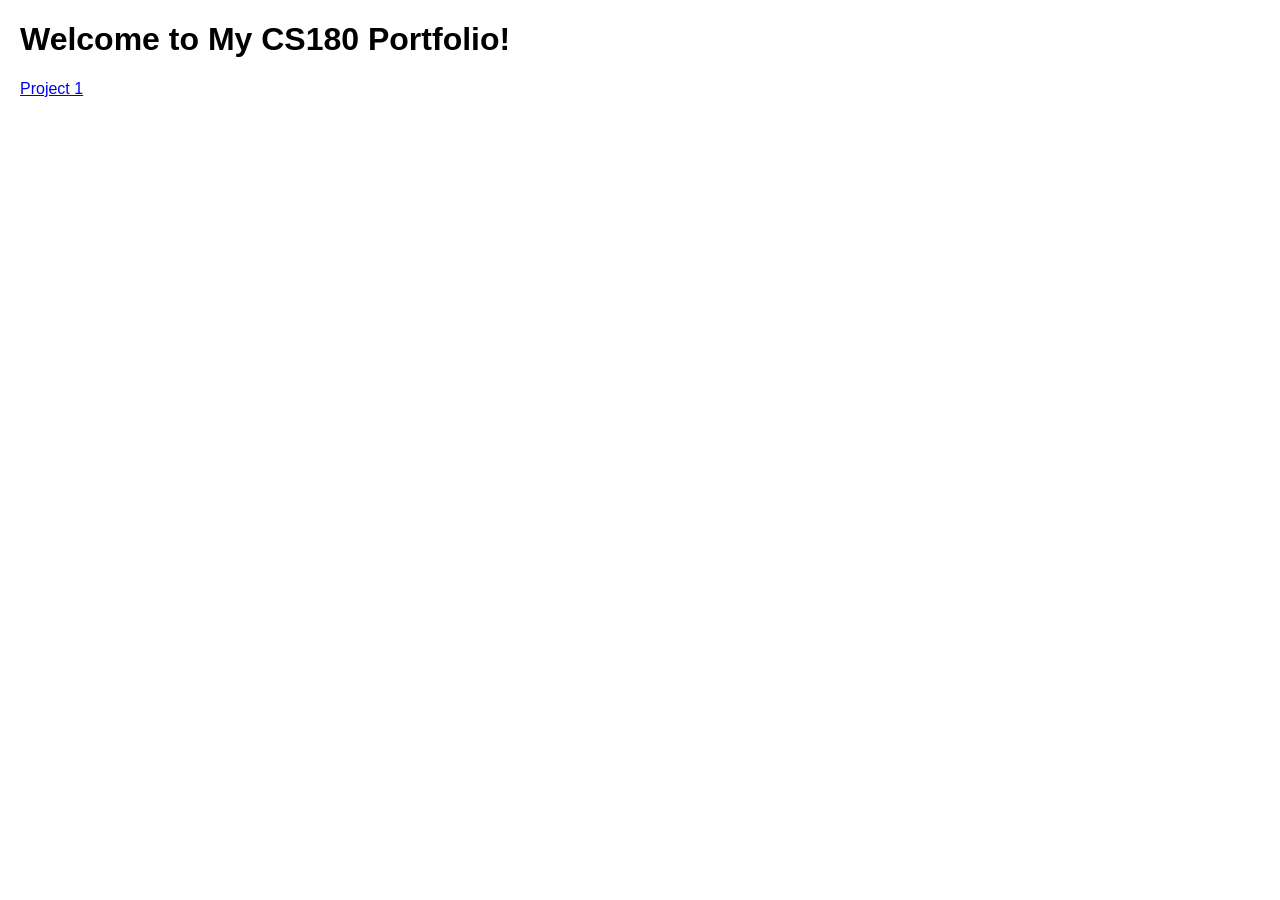
<file: index.html>
<!DOCTYPE html>
<html>
<head>
    <title>My Portfolio</title>
    <style>
        body {
            font-family: Arial, sans-serif;
            margin: 20px;
        }
    </style>
</head>
<body>
    <h1>Welcome to My CS180 Portfolio!</h1>
    <a href="./1/index.html">Project 1</a>
</body>
</html>
</file>
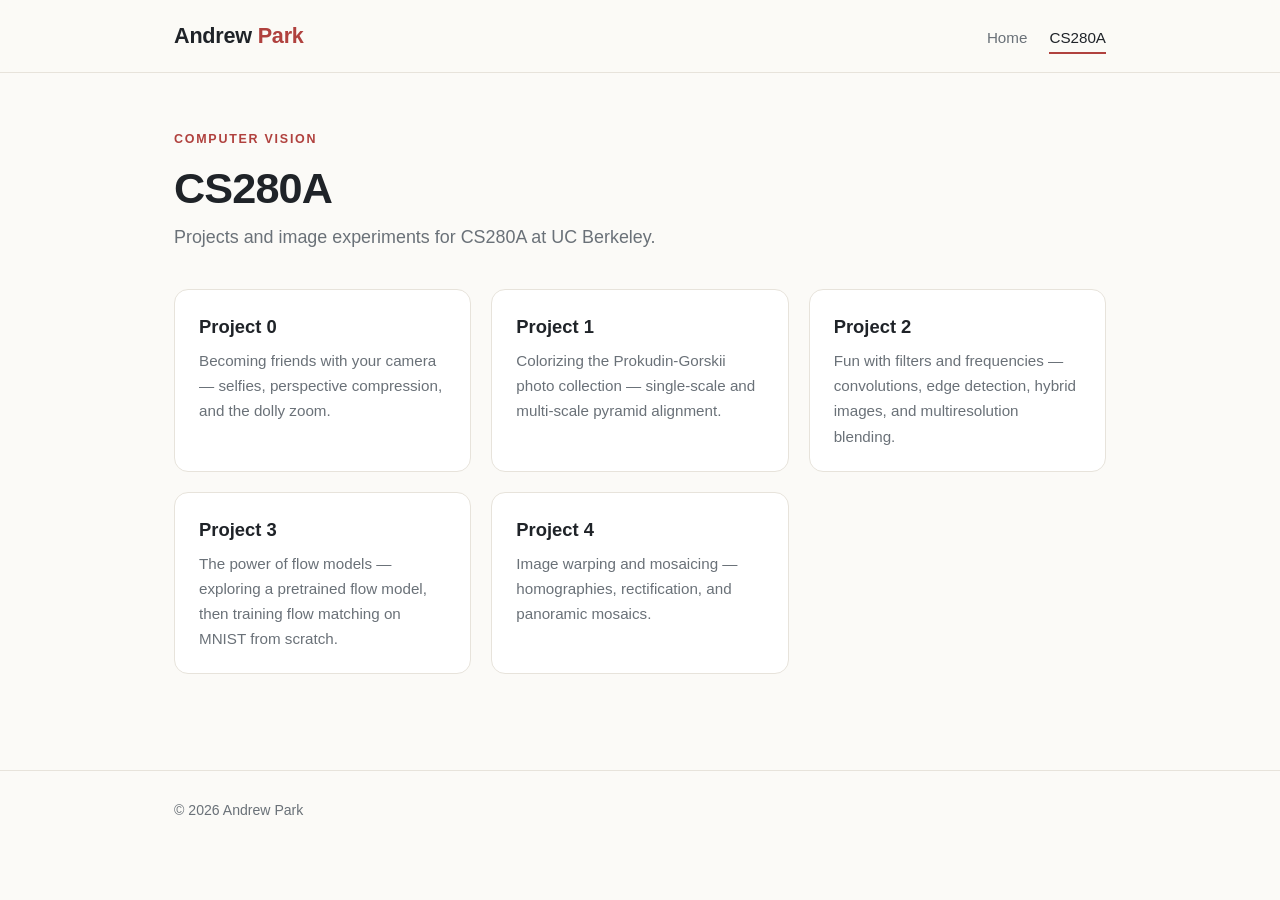
<file: cs280a/index.html>
<!DOCTYPE html>
<html lang="en">
<head>
  <meta charset="UTF-8" />
  <meta name="viewport" content="width=device-width, initial-scale=1" />
  <title>CS280A &mdash; Andrew Park</title>
  <link rel="stylesheet" href="../assets/style.css" />
</head>
<body>
  <header class="site-header">
    <div class="site-header__inner">
      <a class="brand" href="../index.html">Andrew <span>Park</span></a>
      <nav class="nav">
        <a href="../index.html">Home</a>
        <a href="./index.html" class="is-active">CS280A</a>
      </nav>
    </div>
  </header>

  <main>
    <p class="eyebrow">Computer Vision</p>
    <h1 class="page-title">CS280A</h1>
    <p class="lede">
      Projects and image experiments for CS280A at UC Berkeley.
    </p>

    <div class="card-grid">
      <a class="card" href="./project0/index.html">
        <h3>Project 0</h3>
        <p>Becoming friends with your camera &mdash; selfies, perspective
          compression, and the dolly zoom.</p>
      </a>
      <a class="card" href="./project1/index.html">
        <h3>Project 1</h3>
        <p>Colorizing the Prokudin-Gorskii photo collection &mdash; single-scale
          and multi-scale pyramid alignment.</p>
      </a>
      <a class="card" href="./project2/index.html">
        <h3>Project 2</h3>
        <p>Fun with filters and frequencies &mdash; convolutions, edge
          detection, hybrid images, and multiresolution blending.</p>
      </a>
      <a class="card" href="./project3/index.html">
        <h3>Project 3</h3>
        <p>The power of flow models &mdash; exploring a pretrained flow model,
          then training flow matching on MNIST from scratch.</p>
      </a>
      <a class="card" href="./project4/index.html">
        <h3>Project 4</h3>
        <p>Image warping and mosaicing &mdash; homographies, rectification,
          and panoramic mosaics.</p>
      </a>
    </div>
  </main>

  <footer class="site-footer">
    <div class="site-footer__inner">
      &copy; <span id="yr"></span> Andrew Park
    </div>
  </footer>
  <script>document.getElementById("yr").textContent = new Date().getFullYear();</script>
</body>
</html>
</file>
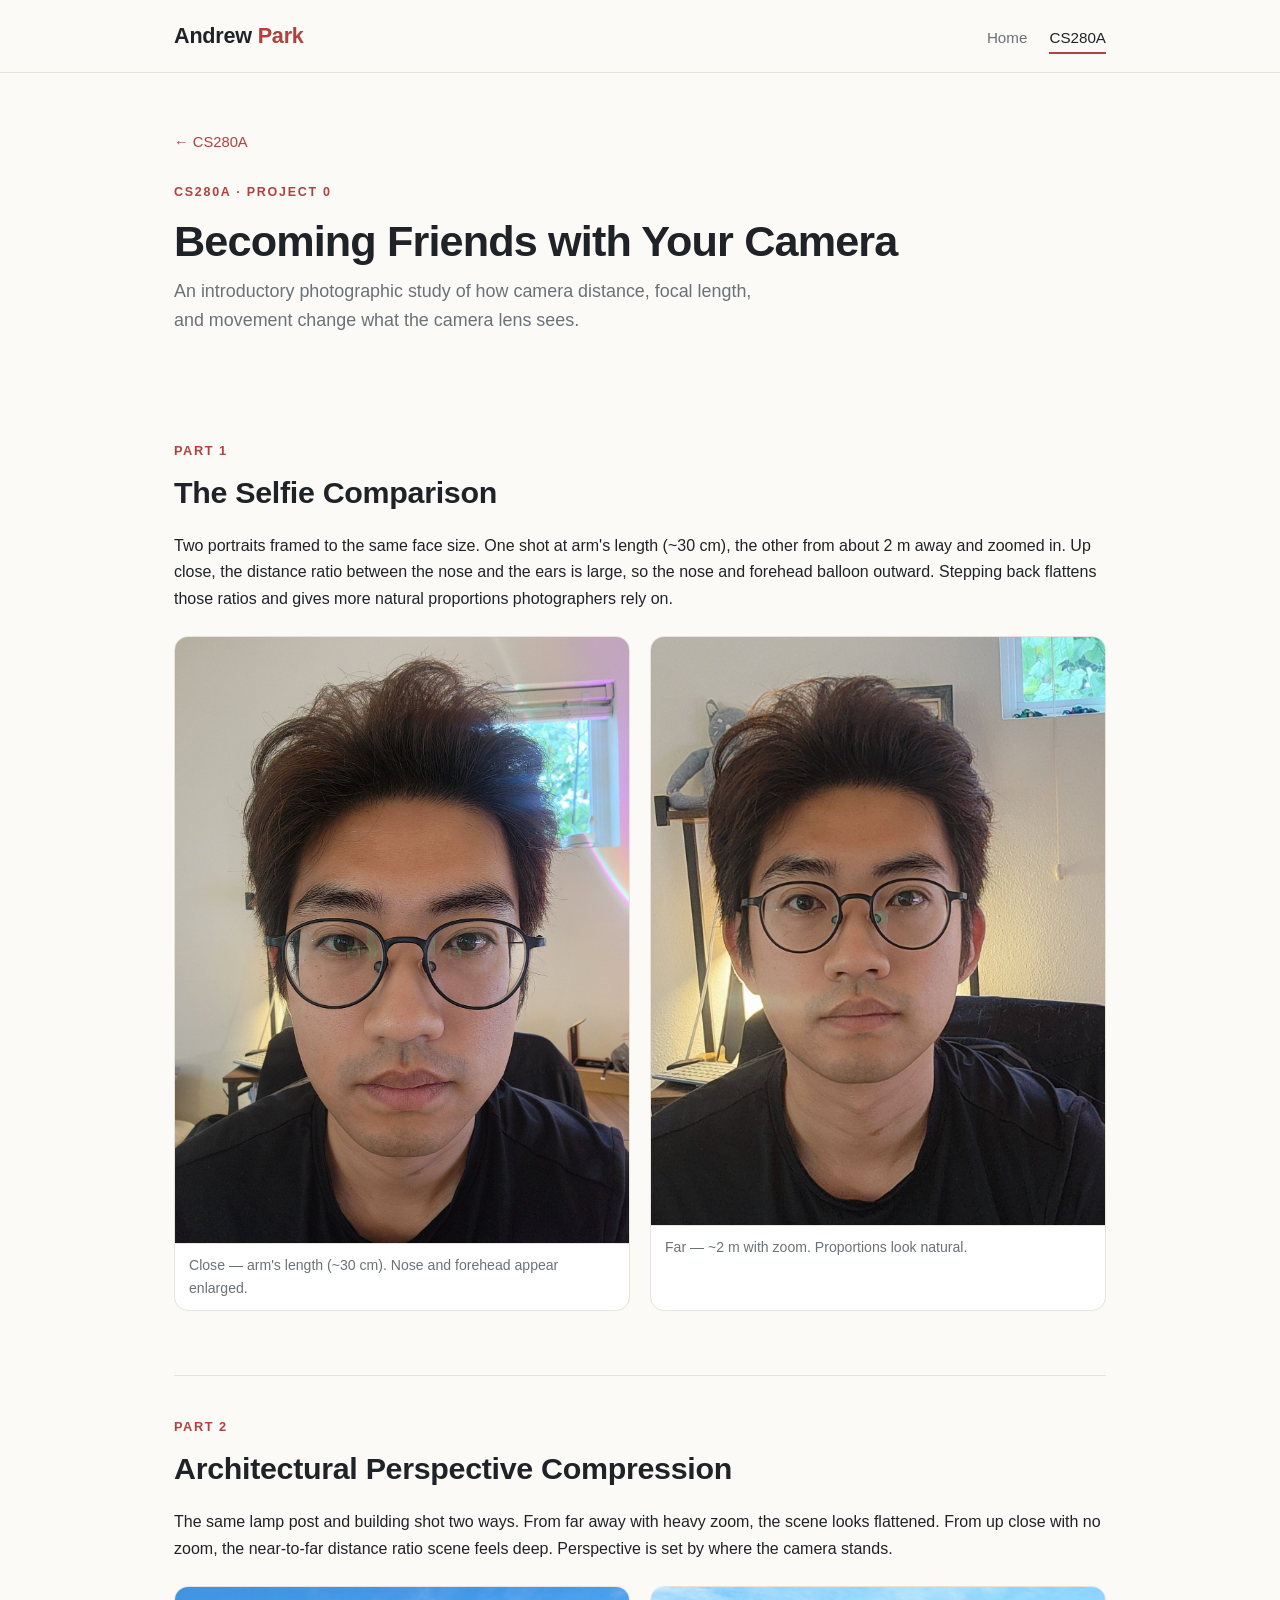
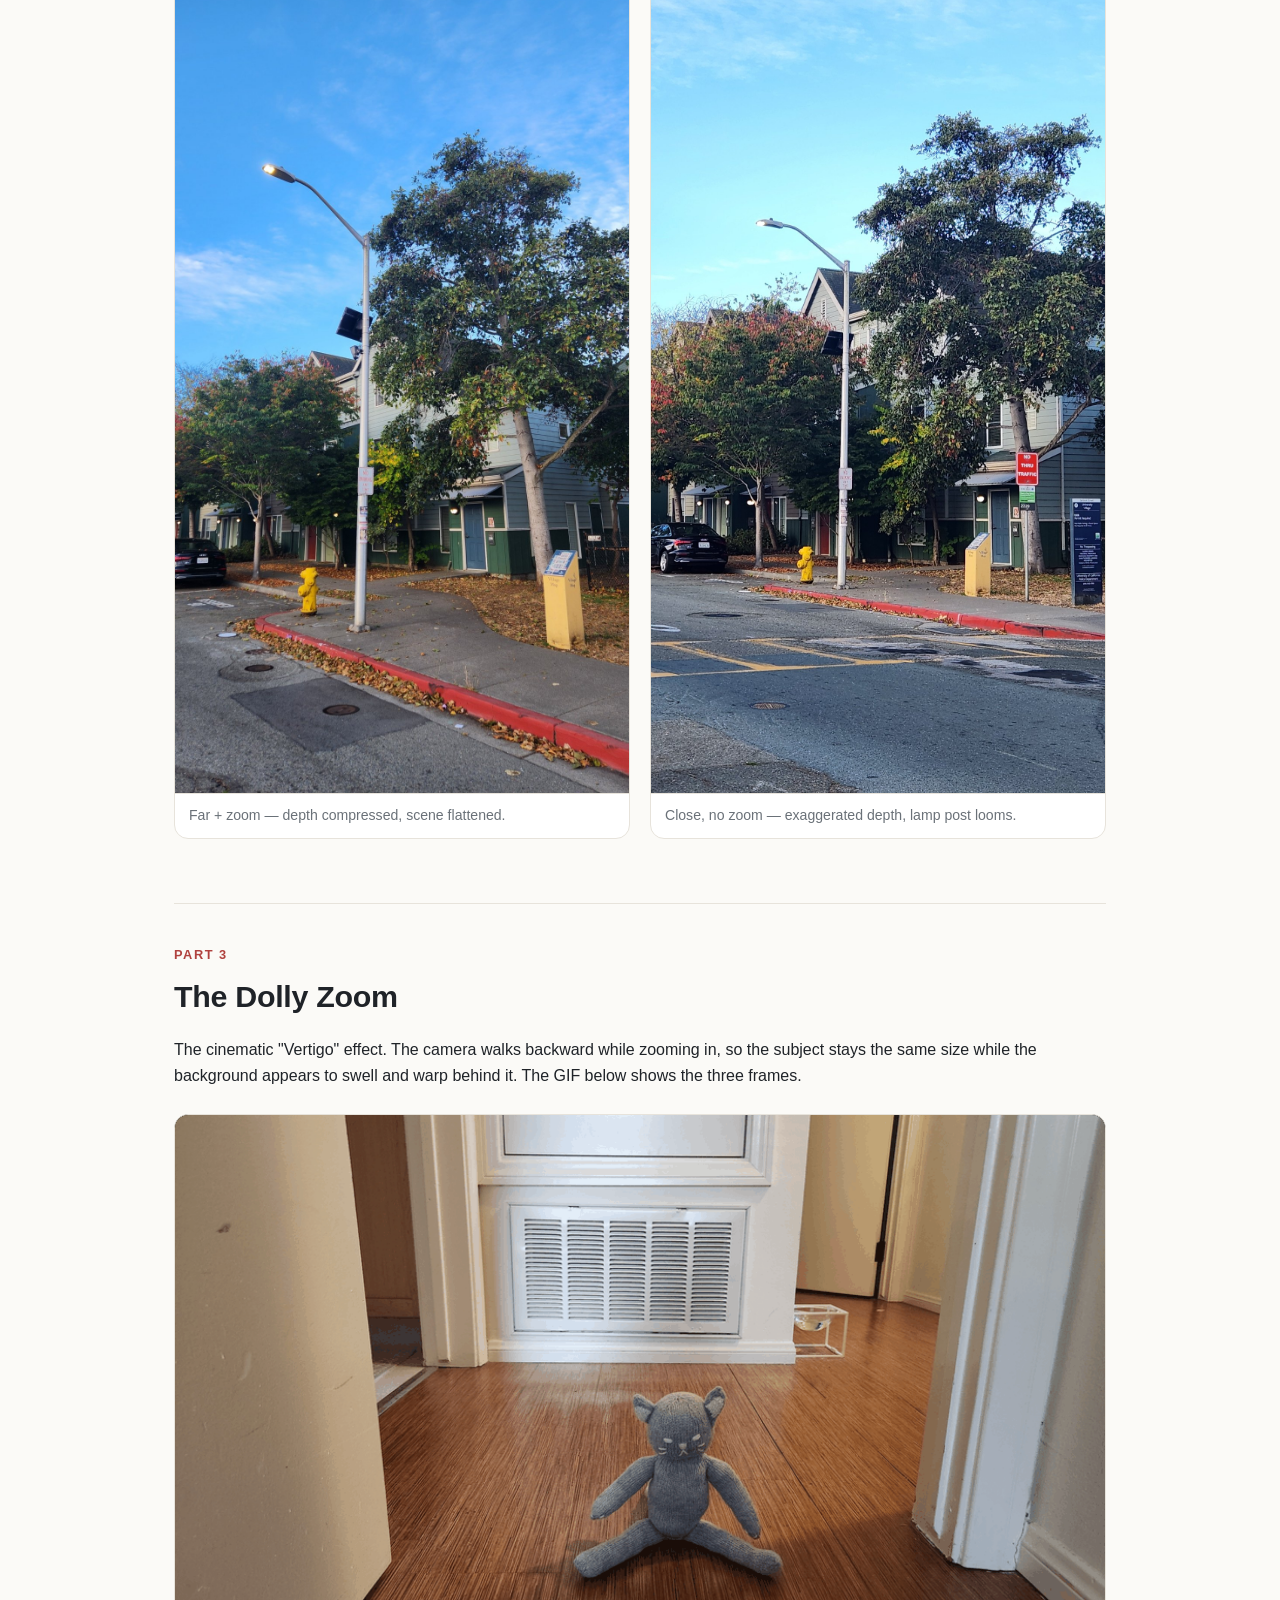
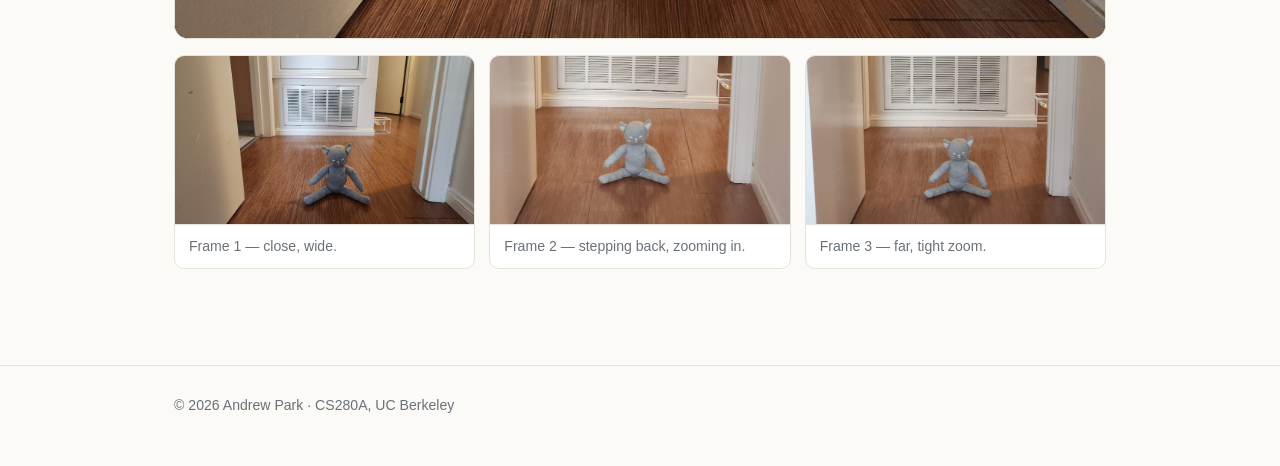
<file: cs280a/project0/index.html>
<!DOCTYPE html>
<html lang="en">
<head>
  <meta charset="UTF-8" />
  <meta name="viewport" content="width=device-width, initial-scale=1" />
  <title>Project 0 &mdash; CS280A &mdash; Andrew Park</title>
  <link rel="stylesheet" href="../../assets/style.css" />
</head>
<body>
  <header class="site-header">
    <div class="site-header__inner">
      <a class="brand" href="../../index.html">Andrew <span>Park</span></a>
      <nav class="nav">
        <a href="../../index.html">Home</a>
        <a href="../index.html" class="is-active">CS280A</a>
      </nav>
    </div>
  </header>

  <main>
    <a class="back-link" href="../index.html">&larr; CS280A</a>

    <p class="eyebrow">CS280A &middot; Project 0</p>
    <h1 class="page-title">Becoming Friends with Your Camera</h1>
    <p class="lede">
      An introductory photographic study of how camera distance, focal length, and
      movement change what the camera lens sees.
    </p>

    <!-- ---------- Part 1 ---------- -->
    <section class="part" id="part1">
      <p class="part__label">Part 1</p>
      <h2 class="part__title">The Selfie Comparison</h2>
      <p>
        Two portraits framed to the same face size. One shot at arm's length
        (~30&nbsp;cm), the other from about 2&nbsp;m away and zoomed in. Up close,
        the distance ratio between the nose and the ears is large, so the nose
        and forehead balloon outward. Stepping back flattens those ratios and
        gives more natural proportions photographers rely on.
      </p>
      <div class="pair">
        <figure>
          <img src="./Part1/selfie-close.jpg" alt="Selfie taken at arm's length, roughly 30 cm away" />
          <figcaption>Close &mdash; arm's length (~30&nbsp;cm). Nose and forehead appear enlarged.</figcaption>
        </figure>
        <figure>
          <img src="./Part1/selfie-far.jpg" alt="Selfie taken from about 2 meters away with zoom" />
          <figcaption>Far &mdash; ~2&nbsp;m with zoom. Proportions look natural.</figcaption>
        </figure>
      </div>
    </section>

    <!-- ---------- Part 2 ---------- -->
    <section class="part" id="part2">
      <p class="part__label">Part 2</p>
      <h2 class="part__title">Architectural Perspective Compression</h2>
      <p>
        The same lamp post and building shot two ways. From far away with heavy
        zoom, the scene looks flattened. From up close with
        no zoom, the near-to-far distance ratio scene feels
        deep. Perspective is set by where the camera stands.
      </p>
      <div class="pair">
        <figure>
          <img src="./Part2/arch-far.jpg" alt="Lamp post and building photographed from far away with zoom" />
          <figcaption>Far + zoom &mdash; depth compressed, scene flattened.</figcaption>
        </figure>
        <figure>
          <img src="./Part2/arch-close.jpg" alt="Lamp post and building photographed from up close without zoom" />
          <figcaption>Close, no zoom &mdash; exaggerated depth, lamp post looms.</figcaption>
        </figure>
      </div>
    </section>

    <!-- ---------- Part 3 ---------- -->
    <section class="part" id="part3">
      <p class="part__label">Part 3</p>
      <h2 class="part__title">The Dolly Zoom</h2>
      <p>
        The cinematic "Vertigo" effect. The camera walks backward while zooming
        in, so the subject stays the same size while the background appears to
        swell and warp behind it. The GIF below shows the three frames.
      </p>
      <div class="gif-wrap">
        <img src="./Part3/dolly-zoom.gif" alt="Animated dolly zoom: the knitted cat stays fixed while the background scales" />
      </div>
      <div class="frames">
        <figure>
          <img src="./Part3/frame1.jpg" alt="Dolly zoom frame 1" />
          <figcaption>Frame 1 &mdash; close, wide.</figcaption>
        </figure>
        <figure>
          <img src="./Part3/frame2.jpg" alt="Dolly zoom frame 2" />
          <figcaption>Frame 2 &mdash; stepping back, zooming in.</figcaption>
        </figure>
        <figure>
          <img src="./Part3/frame3.jpg" alt="Dolly zoom frame 3" />
          <figcaption>Frame 3 &mdash; far, tight zoom.</figcaption>
        </figure>
      </div>
    </section>
  </main>

  <footer class="site-footer">
    <div class="site-footer__inner">
      &copy; <span id="yr"></span> Andrew Park &middot; CS280A, UC Berkeley
    </div>
  </footer>
  <script>document.getElementById("yr").textContent = new Date().getFullYear();</script>
  <script src="../../assets/lightbox.js"></script>
</body>
</html>
</file>
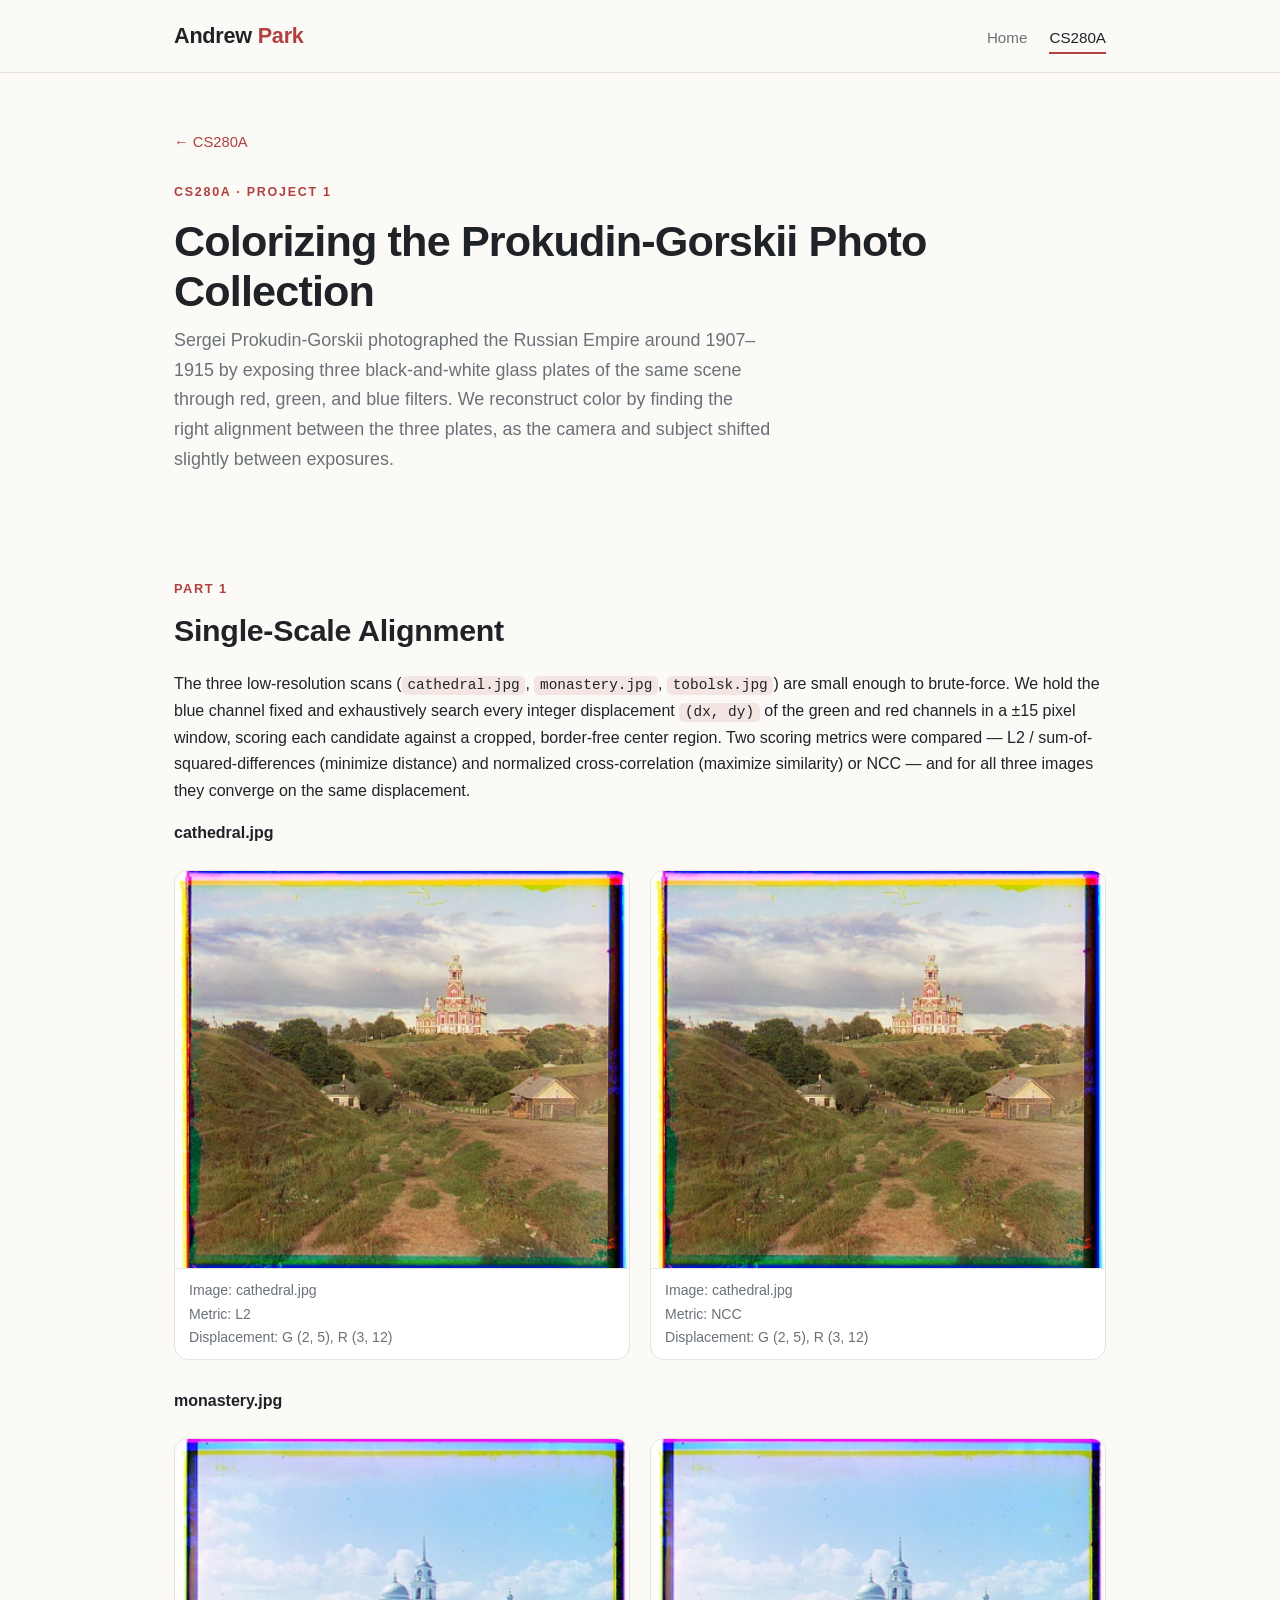
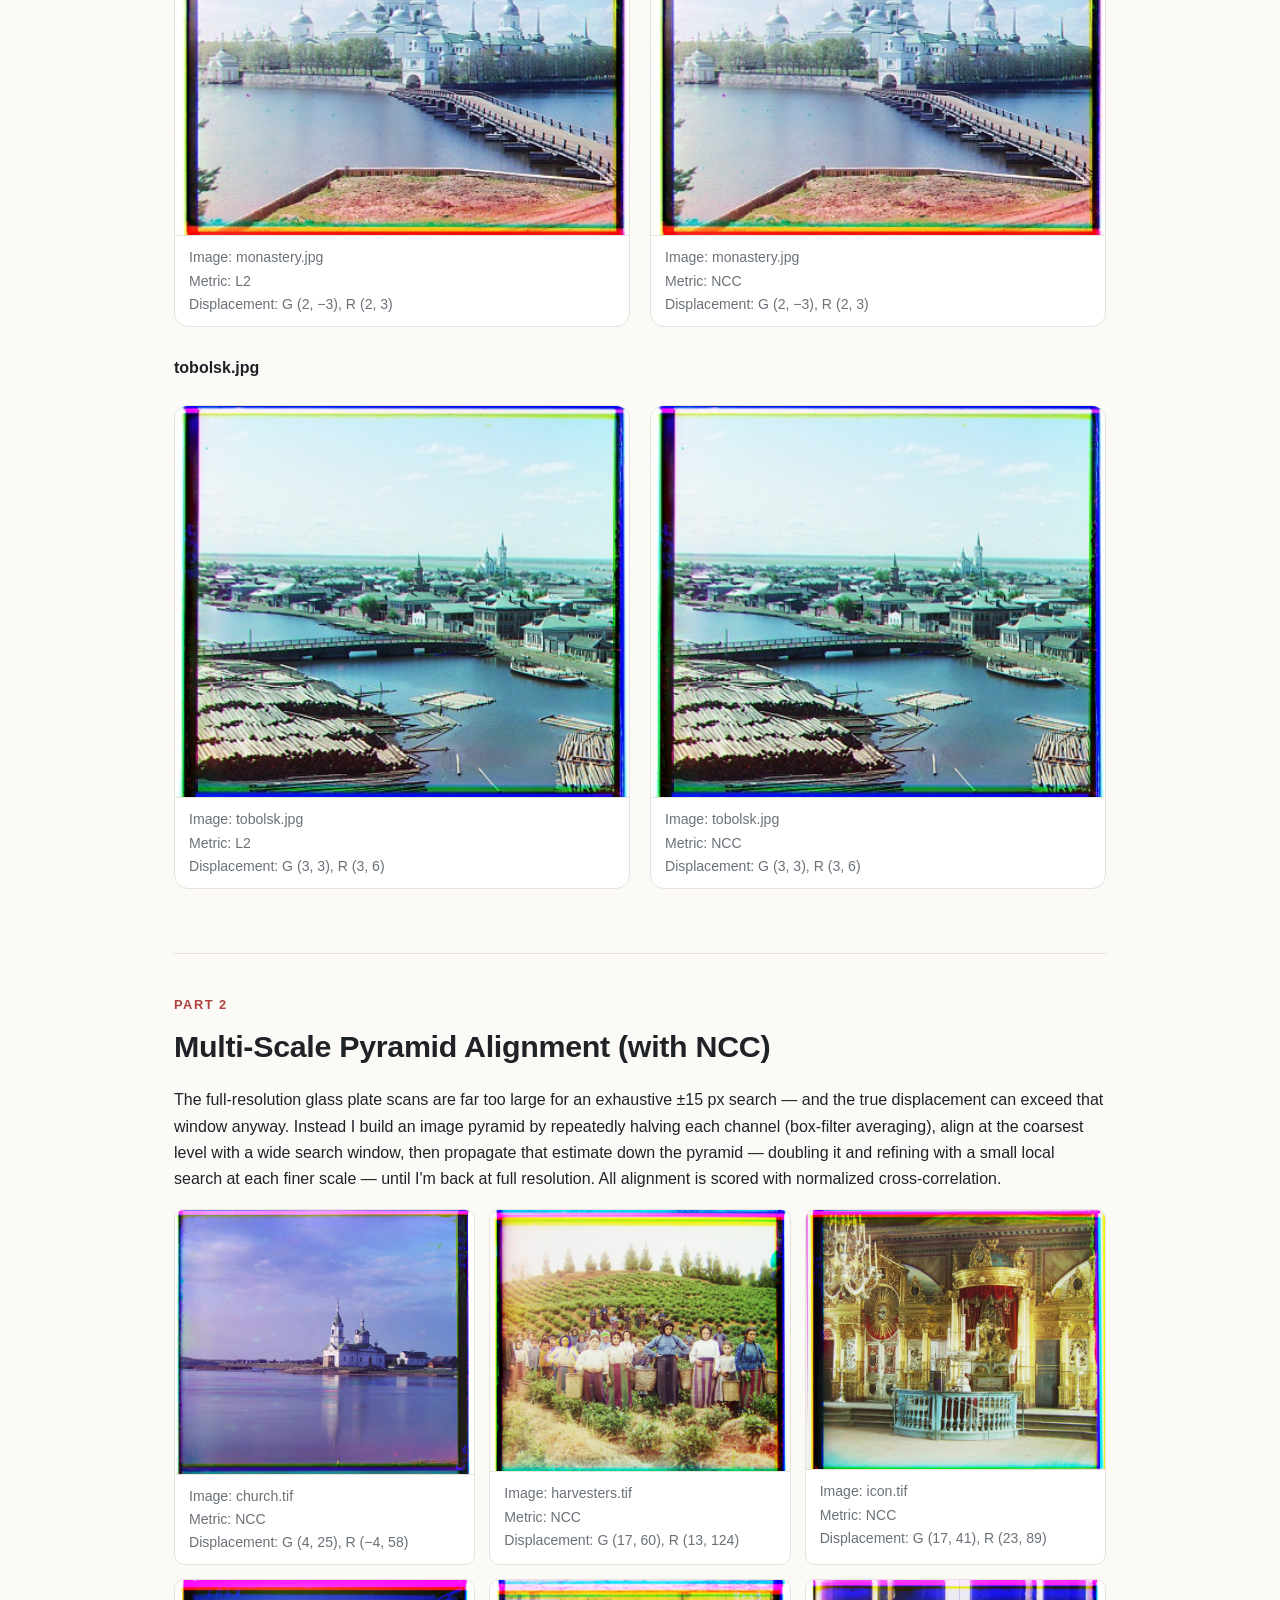
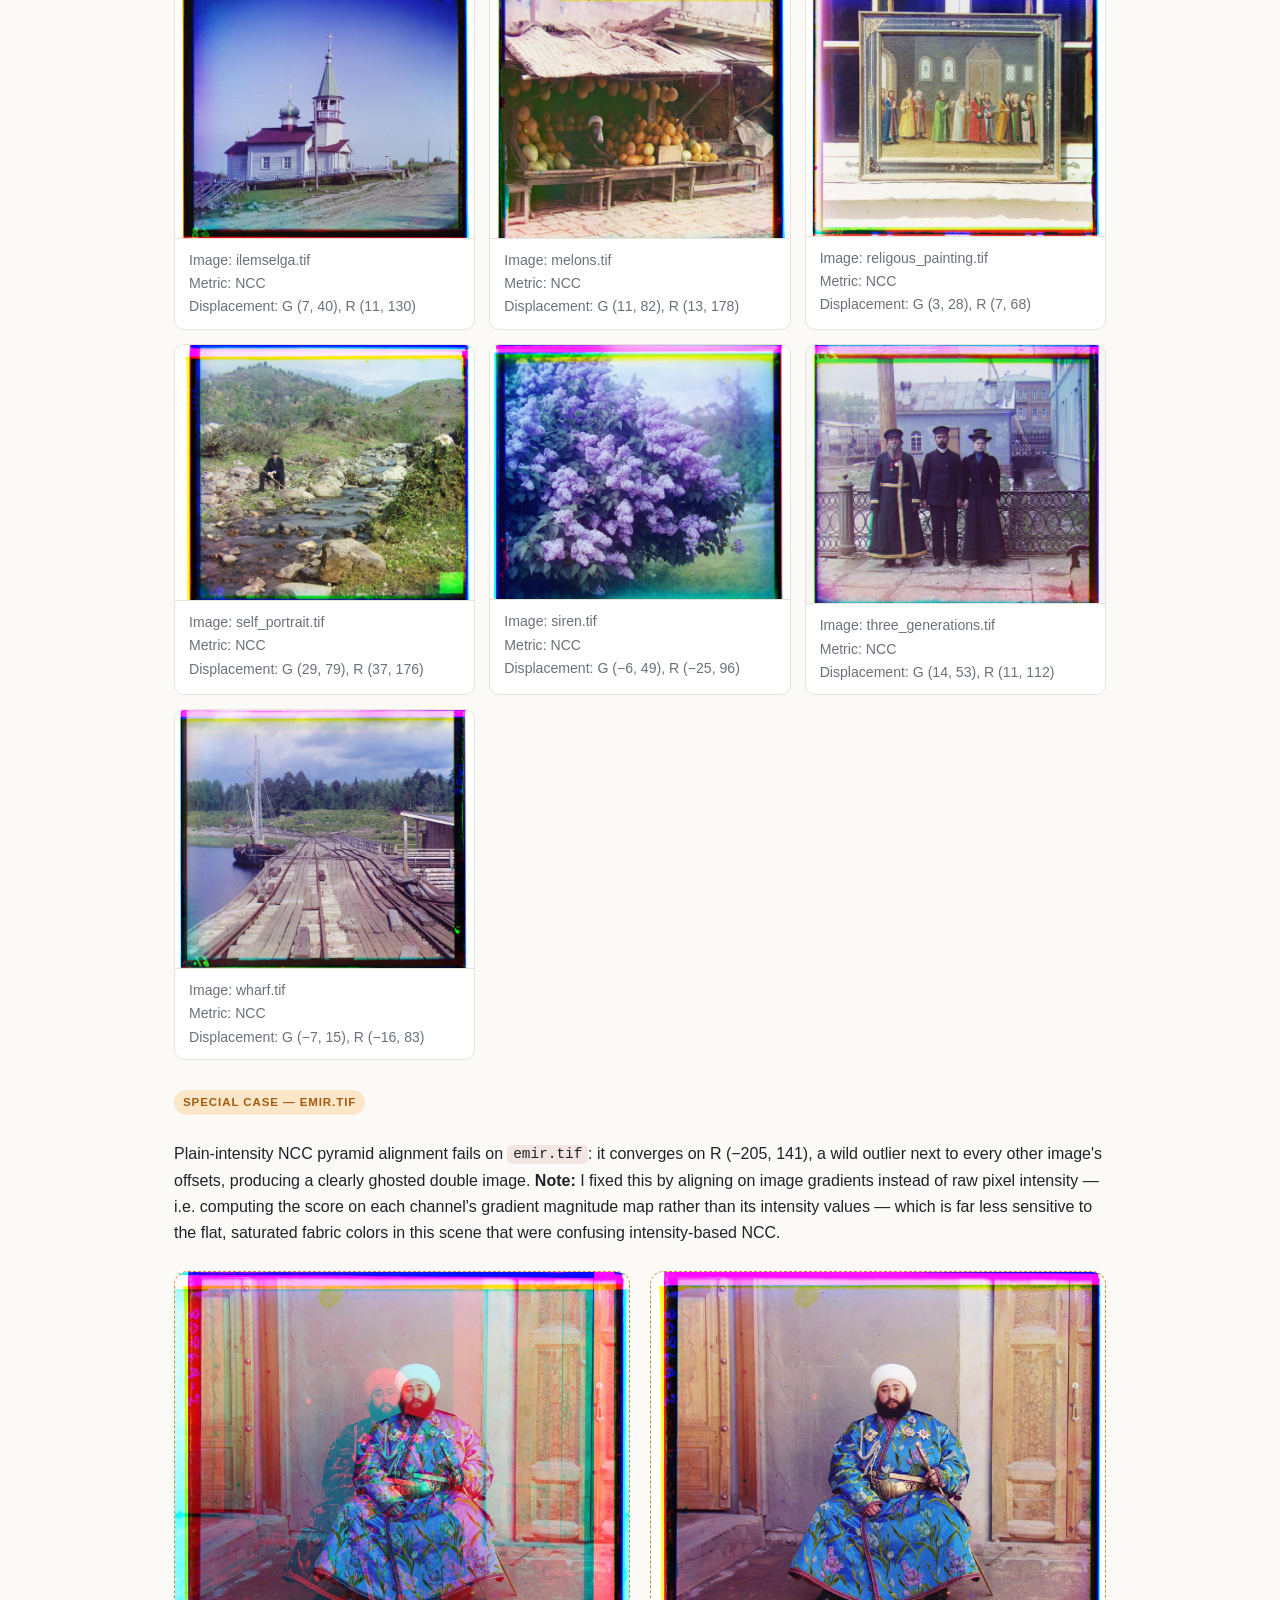
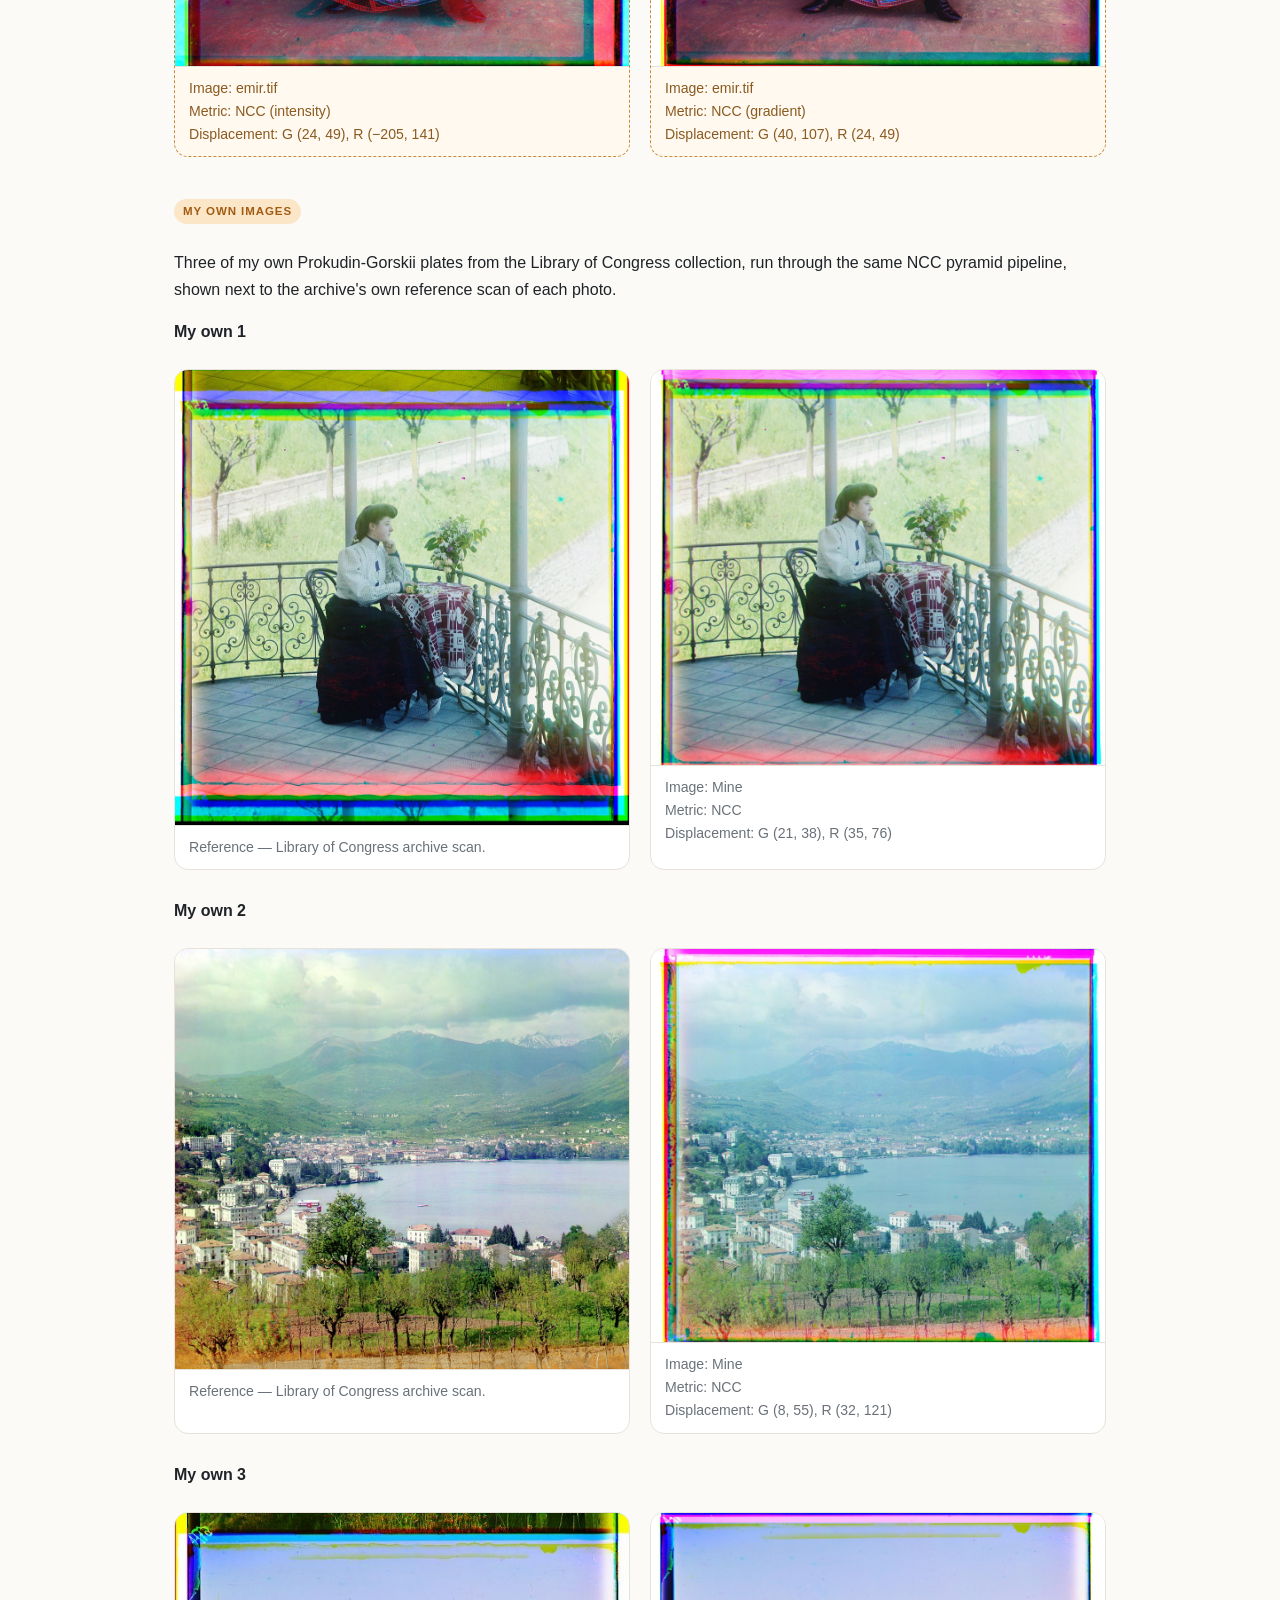
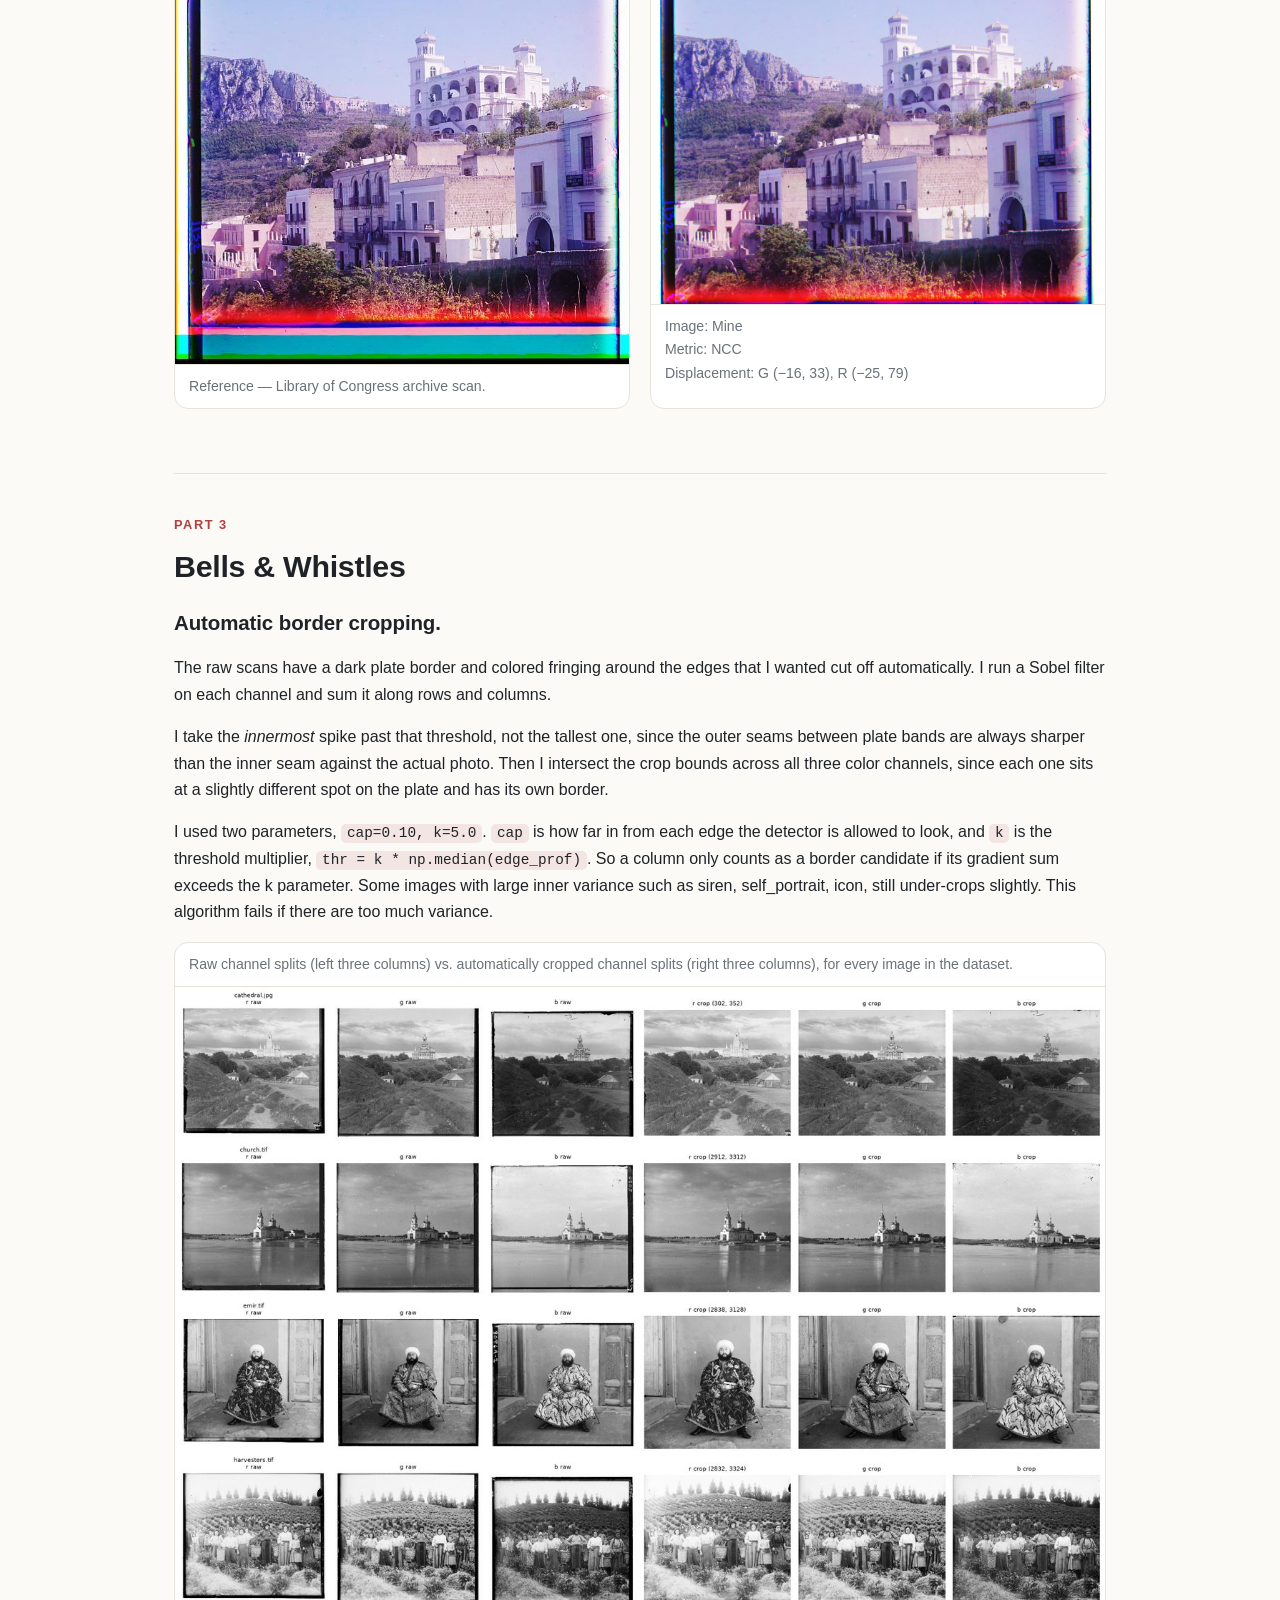
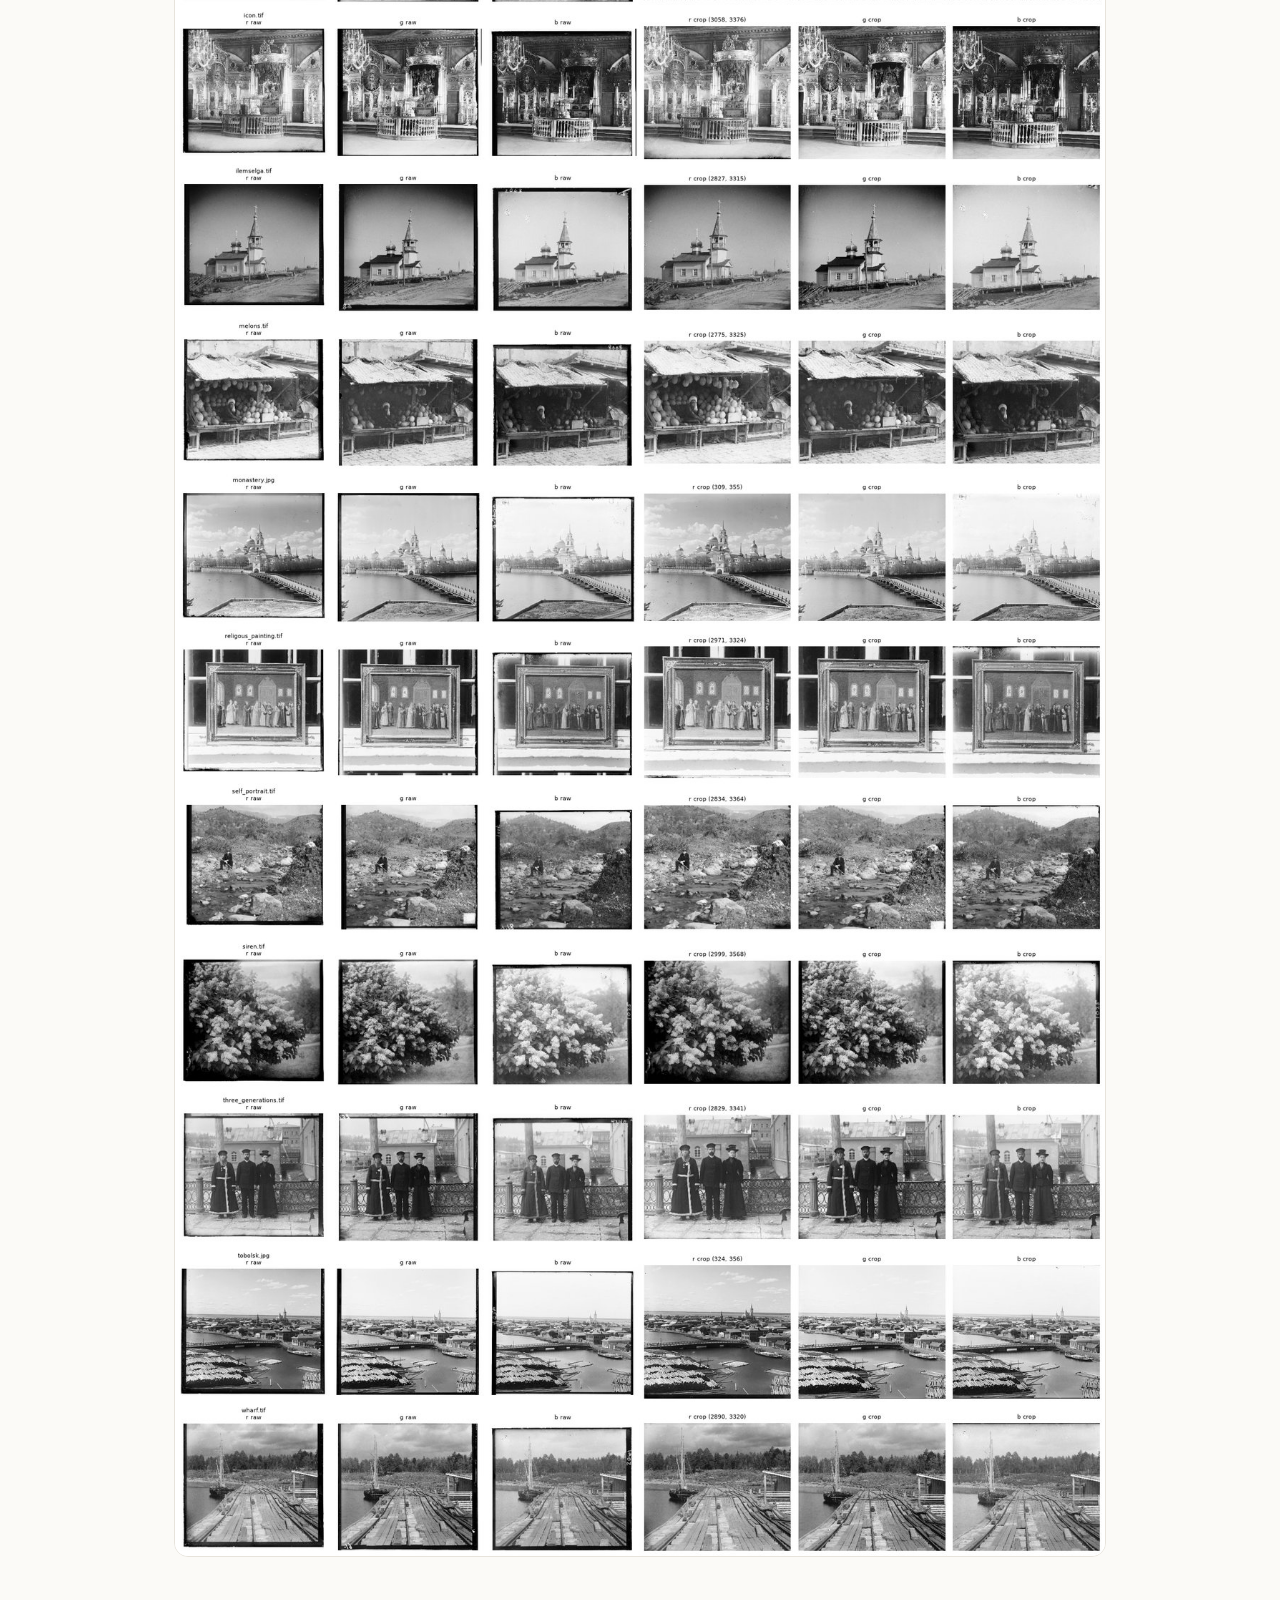
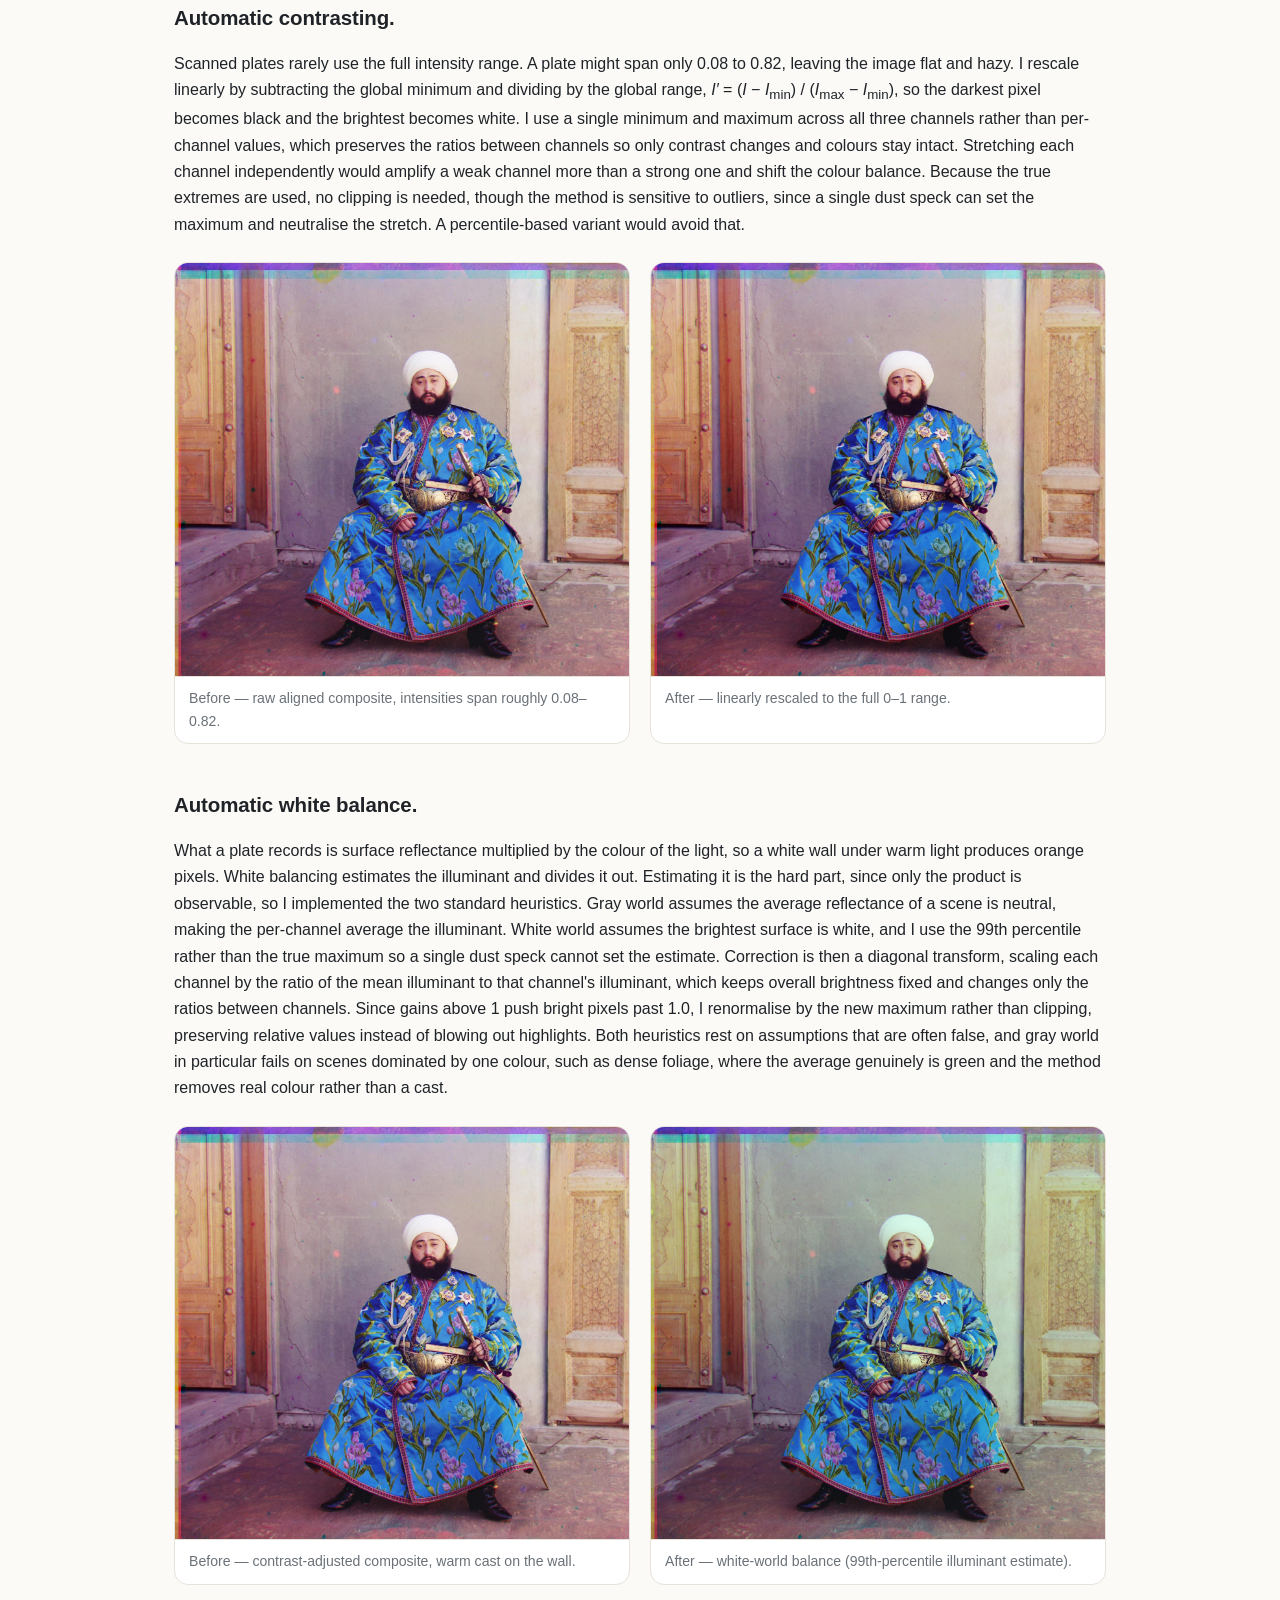
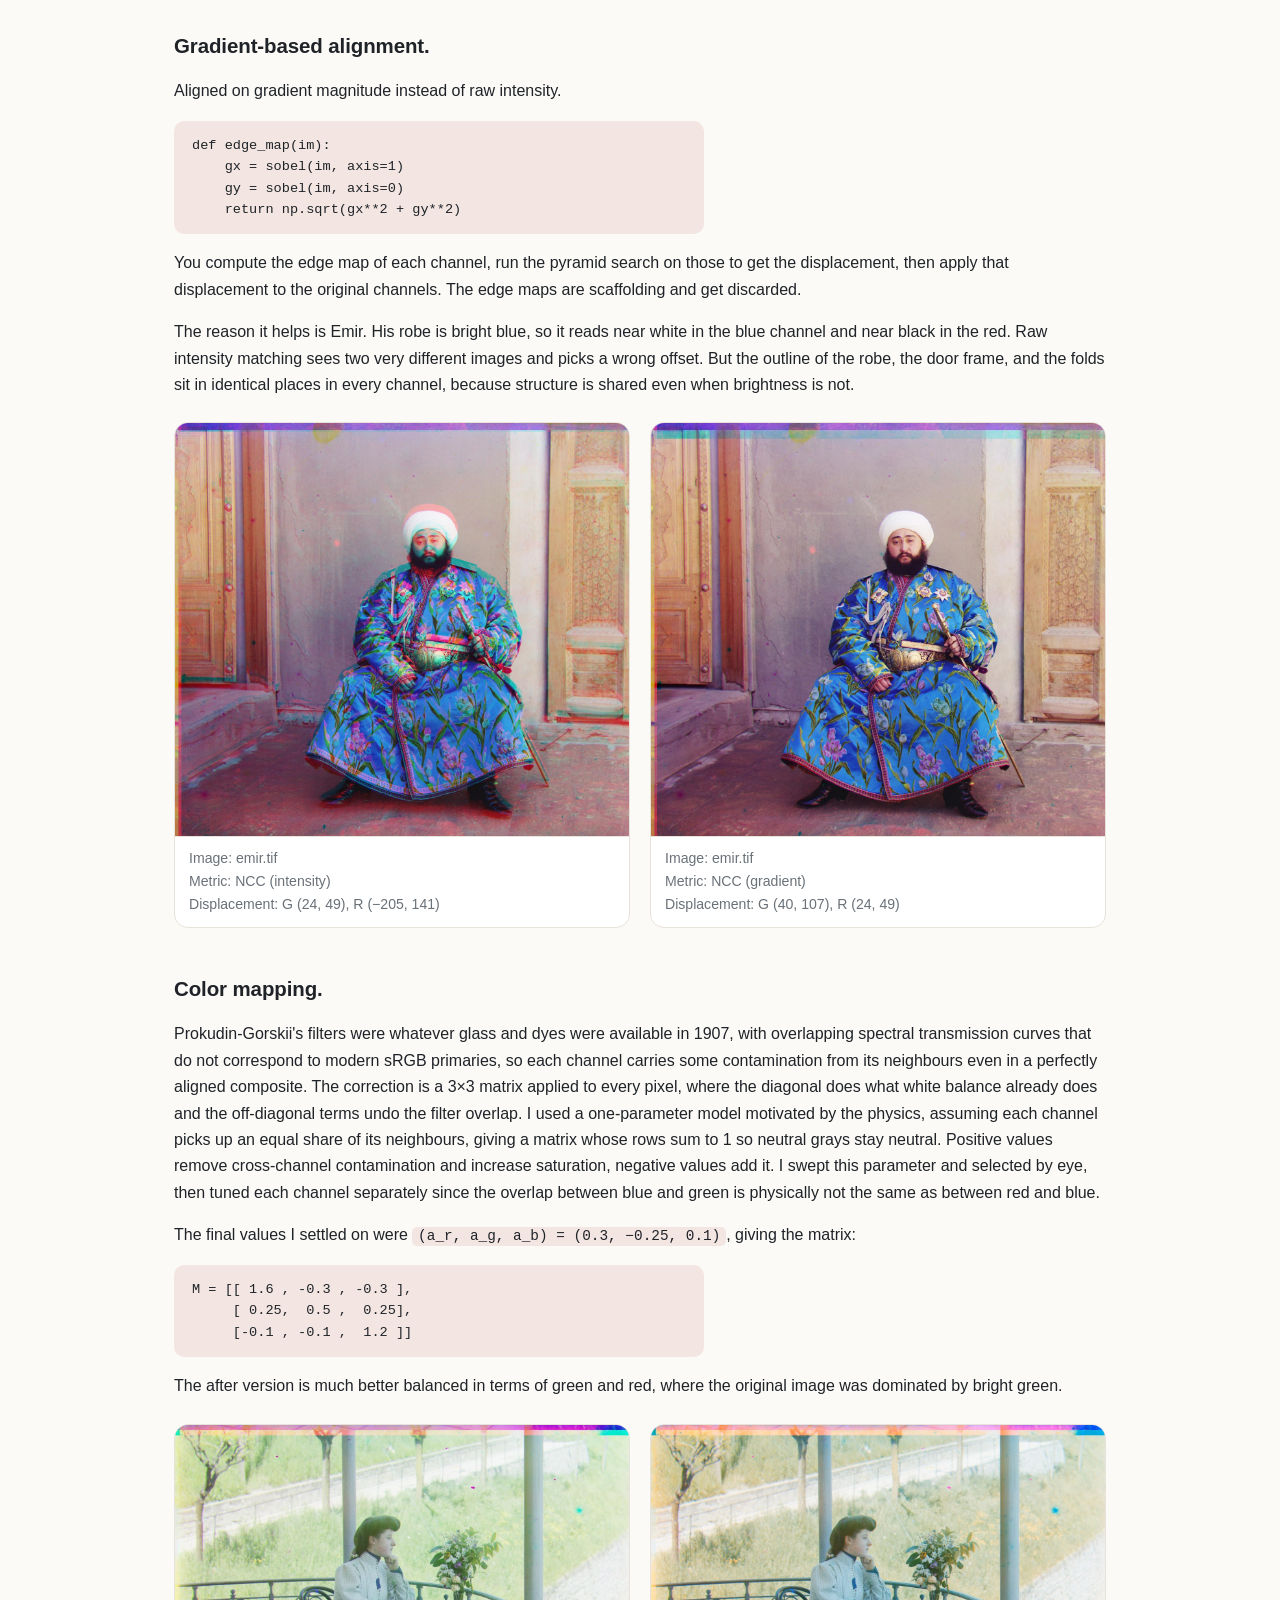
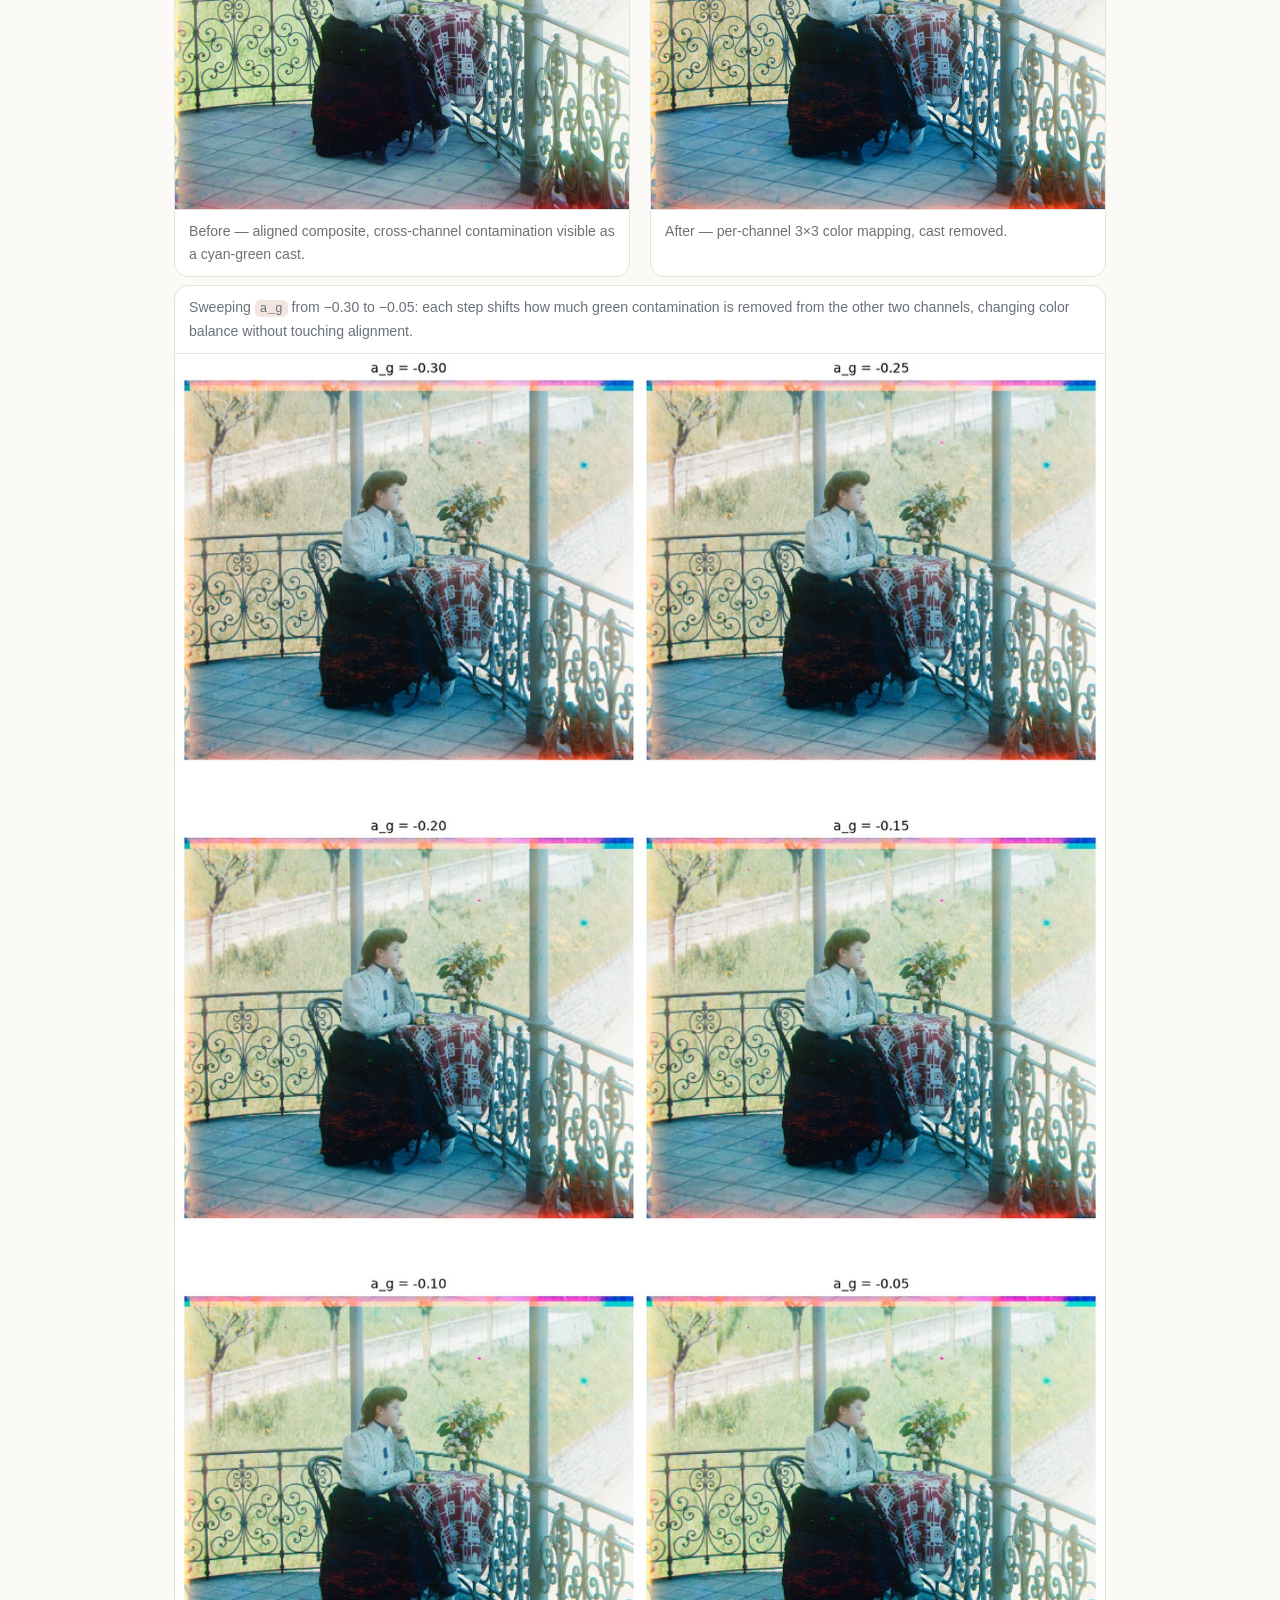
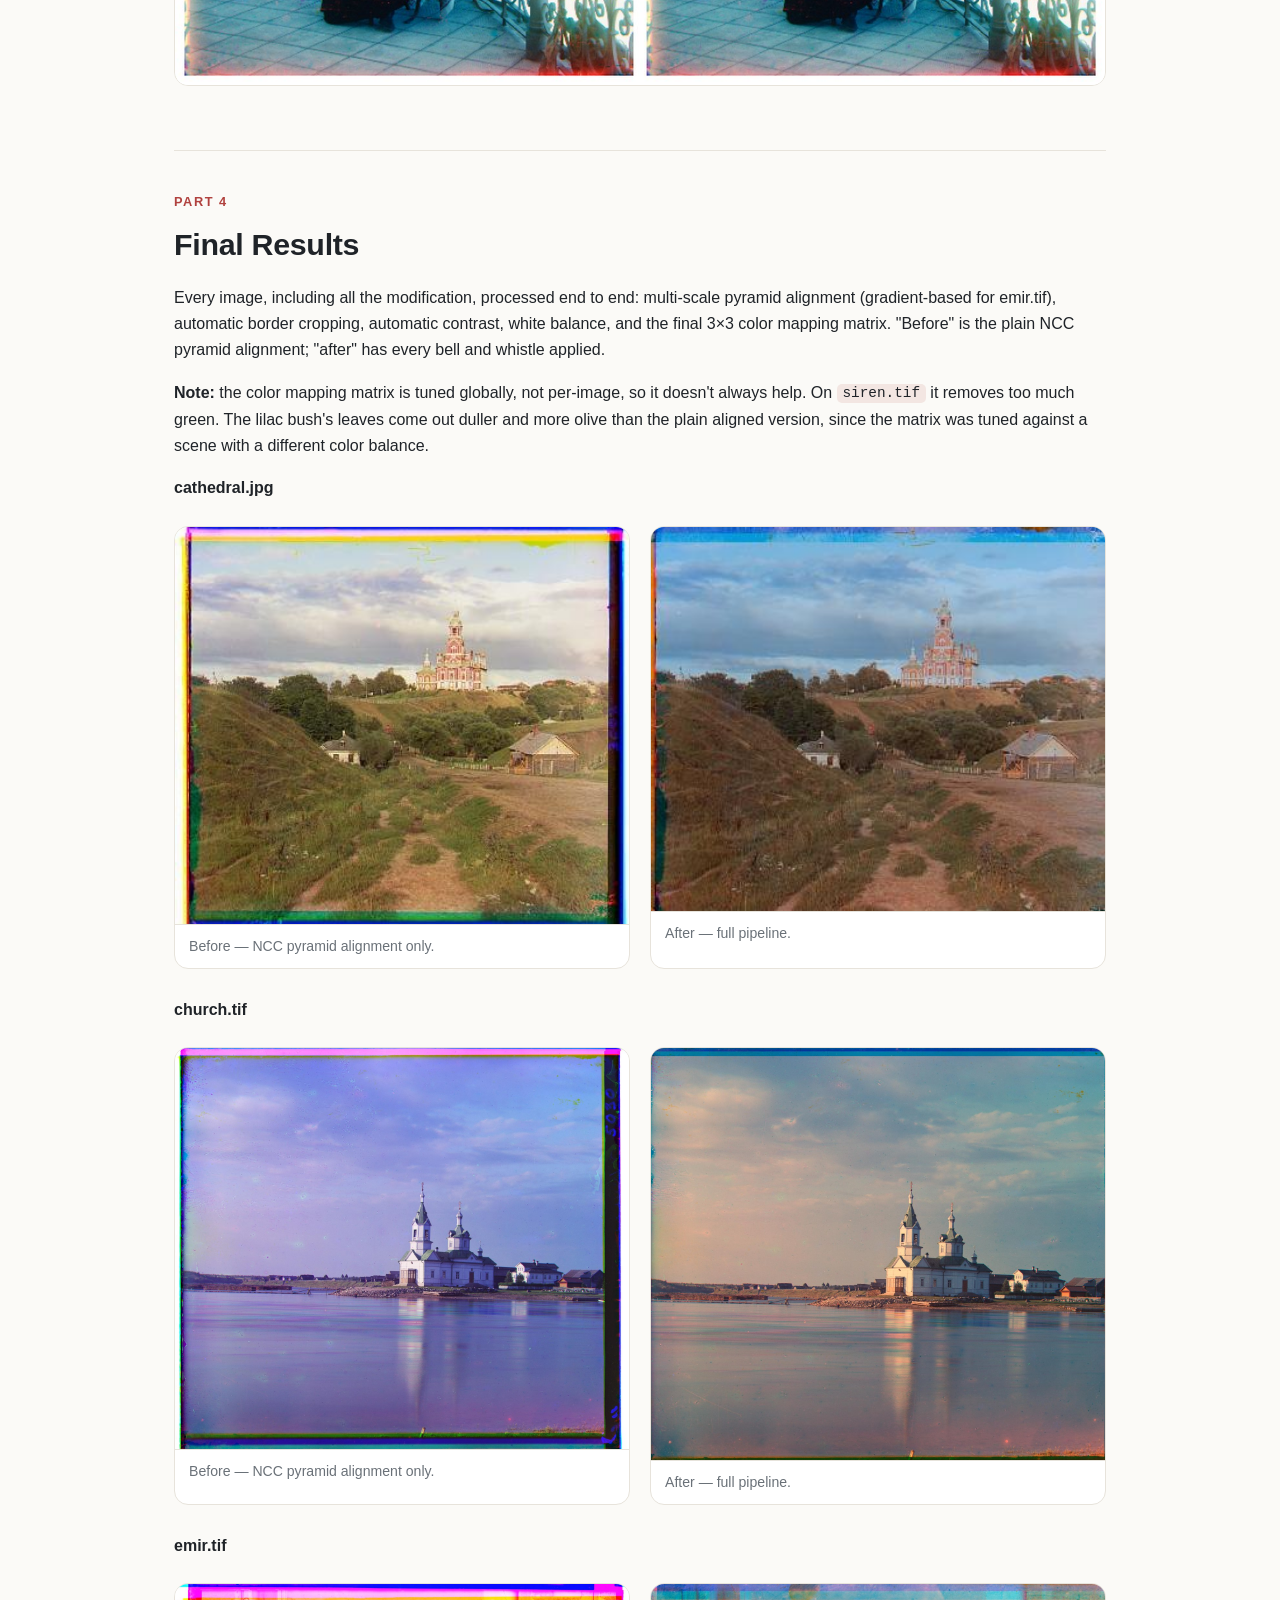
<file: cs280a/project1/index.html>
<!DOCTYPE html>
<html lang="en">
<head>
  <meta charset="UTF-8" />
  <meta name="viewport" content="width=device-width, initial-scale=1" />
  <title>Project 1 &mdash; CS280A &mdash; Andrew Park</title>
  <link rel="stylesheet" href="../../assets/style.css" />
</head>
<body>
  <header class="site-header">
    <div class="site-header__inner">
      <a class="brand" href="../../index.html">Andrew <span>Park</span></a>
      <nav class="nav">
        <a href="../../index.html">Home</a>
        <a href="../index.html" class="is-active">CS280A</a>
      </nav>
    </div>
  </header>

  <main>
    <a class="back-link" href="../index.html">&larr; CS280A</a>

    <p class="eyebrow">CS280A &middot; Project 1</p>
    <h1 class="page-title">Colorizing the Prokudin-Gorskii Photo Collection</h1>
    <p class="lede">
      Sergei Prokudin-Gorskii photographed the Russian Empire around 1907&ndash;1915
      by exposing three black-and-white glass plates of the same scene through
      red, green, and blue filters. We reconstruct color by finding the right alignment between
      the three plates, as the camera and subject shifted slightly between exposures.
    </p>

    <!-- ---------- Part 1 ---------- -->
    <section class="part" id="part1">
      <p class="part__label">Part 1</p>
      <h2 class="part__title">Single-Scale Alignment</h2>
      <p>
        The three low-resolution scans (<code>cathedral.jpg</code>,
        <code>monastery.jpg</code>, <code>tobolsk.jpg</code>) are small enough
        to brute-force. We hold the blue channel fixed and exhaustively search
        every integer displacement <code>(dx, dy)</code> of the green and red
        channels in a &plusmn;15 pixel window, scoring each candidate against a
        cropped, border-free center region. Two scoring metrics were compared
        &mdash; L2 / sum-of-squared-differences (minimize distance) and
        normalized cross-correlation (maximize similarity) or NCC &mdash; and for all
        three images they converge on the same displacement. 
      </p>
      <p style="margin-bottom: 6px;"><strong>cathedral.jpg</strong></p>
      <div class="pair">
        <figure>
          <img src="./Part1/cathedral-l2.jpg" alt="cathedral.jpg aligned via exhaustive naive search with the L2 metric" />
          <figcaption>Image: cathedral.jpg<br>Metric: L2<br>Displacement: G (2, 5), R (3, 12)</figcaption>
        </figure>
        <figure>
          <img src="./Part1/cathedral-ncc.jpg" alt="cathedral.jpg aligned via exhaustive naive search with the NCC metric" />
          <figcaption>Image: cathedral.jpg<br>Metric: NCC<br>Displacement: G (2, 5), R (3, 12)</figcaption>
        </figure>
      </div>

      <p style="margin: 28px 0 6px;"><strong>monastery.jpg</strong></p>
      <div class="pair">
        <figure>
          <img src="./Part1/monastery-l2.jpg" alt="monastery.jpg aligned via exhaustive naive search with the L2 metric" />
          <figcaption>Image: monastery.jpg<br>Metric: L2<br>Displacement: G (2, &minus;3), R (2, 3)</figcaption>
        </figure>
        <figure>
          <img src="./Part1/monastery-ncc.jpg" alt="monastery.jpg aligned via exhaustive naive search with the NCC metric" />
          <figcaption>Image: monastery.jpg<br>Metric: NCC<br>Displacement: G (2, &minus;3), R (2, 3)</figcaption>
        </figure>
      </div>

      <p style="margin: 28px 0 6px;"><strong>tobolsk.jpg</strong></p>
      <div class="pair">
        <figure>
          <img src="./Part1/tobolsk-l2.jpg" alt="tobolsk.jpg aligned via exhaustive naive search with the L2 metric" />
          <figcaption>Image: tobolsk.jpg<br>Metric: L2<br>Displacement: G (3, 3), R (3, 6)</figcaption>
        </figure>
        <figure>
          <img src="./Part1/tobolsk-ncc.jpg" alt="tobolsk.jpg aligned via exhaustive naive search with the NCC metric" />
          <figcaption>Image: tobolsk.jpg<br>Metric: NCC<br>Displacement: G (3, 3), R (3, 6)</figcaption>
        </figure>
      </div>
    </section>

    <!-- ---------- Part 2 ---------- -->
    <section class="part" id="part2">
      <p class="part__label">Part 2</p>
      <h2 class="part__title">Multi-Scale Pyramid Alignment (with NCC)</h2>
      <p>
        The full-resolution glass plate scans are far too large for an
        exhaustive &plusmn;15&nbsp;px search &mdash; and the true displacement can
        exceed that window anyway. Instead I build an image pyramid by
        repeatedly halving each channel (box-filter averaging), align at the
        coarsest level with a wide search window, then propagate that
        estimate down the pyramid &mdash; doubling it and refining with a small
        local search at each finer scale &mdash; until I'm back at full
        resolution. All alignment is scored with normalized cross-correlation.
      </p>
      <div class="frames">
        <figure>
          <img src="./Part2/church.jpg" alt="church.tif aligned with multi-scale NCC pyramid alignment" />
          <figcaption>Image: church.tif<br>Metric: NCC<br>Displacement: G (4, 25), R (&minus;4, 58)</figcaption>
        </figure>
        <figure>
          <img src="./Part2/harvesters.jpg" alt="harvesters.tif aligned with multi-scale NCC pyramid alignment" />
          <figcaption>Image: harvesters.tif<br>Metric: NCC<br>Displacement: G (17, 60), R (13, 124)</figcaption>
        </figure>
        <figure>
          <img src="./Part2/icon.jpg" alt="icon.tif aligned with multi-scale NCC pyramid alignment" />
          <figcaption>Image: icon.tif<br>Metric: NCC<br>Displacement: G (17, 41), R (23, 89)</figcaption>
        </figure>
        <figure>
          <img src="./Part2/ilemselga.jpg" alt="ilemselga.tif aligned with multi-scale NCC pyramid alignment" />
          <figcaption>Image: ilemselga.tif<br>Metric: NCC<br>Displacement: G (7, 40), R (11, 130)</figcaption>
        </figure>
        <figure>
          <img src="./Part2/melons.jpg" alt="melons.tif aligned with multi-scale NCC pyramid alignment" />
          <figcaption>Image: melons.tif<br>Metric: NCC<br>Displacement: G (11, 82), R (13, 178)</figcaption>
        </figure>
        <figure>
          <img src="./Part2/religous_painting.jpg" alt="religous_painting.tif aligned with multi-scale NCC pyramid alignment" />
          <figcaption>Image: religous_painting.tif<br>Metric: NCC<br>Displacement: G (3, 28), R (7, 68)</figcaption>
        </figure>
        <figure>
          <img src="./Part2/self_portrait.jpg" alt="self_portrait.tif aligned with multi-scale NCC pyramid alignment" />
          <figcaption>Image: self_portrait.tif<br>Metric: NCC<br>Displacement: G (29, 79), R (37, 176)</figcaption>
        </figure>
        <figure>
          <img src="./Part2/siren.jpg" alt="siren.tif aligned with multi-scale NCC pyramid alignment" />
          <figcaption>Image: siren.tif<br>Metric: NCC<br>Displacement: G (&minus;6, 49), R (&minus;25, 96)</figcaption>
        </figure>
        <figure>
          <img src="./Part2/three_generations.jpg" alt="three_generations.tif aligned with multi-scale NCC pyramid alignment" />
          <figcaption>Image: three_generations.tif<br>Metric: NCC<br>Displacement: G (14, 53), R (11, 112)</figcaption>
        </figure>
        <figure>
          <img src="./Part2/wharf.jpg" alt="wharf.tif aligned with multi-scale NCC pyramid alignment" />
          <figcaption>Image: wharf.tif<br>Metric: NCC<br>Displacement: G (&minus;7, 15), R (&minus;16, 83)</figcaption>
        </figure>
      </div>

      <div class="placeholder" style="max-width: none;">
        <span class="placeholder__tag">Special case &mdash; emir.tif</span>
        <p>
          Plain-intensity NCC pyramid alignment fails on <code>emir.tif</code>:
          it converges on R (&minus;205, 141), a wild outlier next to every
          other image's offsets, producing a clearly ghosted double image.
          <strong>Note:</strong> I fixed this by aligning on image gradients
          instead of raw pixel intensity &mdash; i.e. computing the score on
          each channel's gradient magnitude map rather than its intensity
          values &mdash; which is far less sensitive to the flat, saturated
          fabric colors in this scene that were confusing intensity-based NCC.
        </p>
        <div class="pair">
          <figure>
            <img src="./Part2/emir-ncc.jpg" alt="emir.tif with a failed NCC pyramid alignment on raw intensity, showing a strong red-channel ghost offset to the left" />
            <figcaption>Image: emir.tif<br>Metric: NCC (intensity)<br>Displacement: G (24, 49), R (&minus;205, 141)</figcaption>
          </figure>
          <figure>
            <img src="./Part2/emir-gradient.jpg" alt="emir.tif aligned by scoring image gradients instead of raw intensity, producing a clean composite" />
            <figcaption>Image: emir.tif<br>Metric: NCC (gradient)<br>Displacement: G (40, 107), R (24, 49)</figcaption>
          </figure>
        </div>
      </div>

      <p style="margin-top: 40px;"><span class="placeholder__tag">My own images</span></p>
      <p>
        Three of my own Prokudin-Gorskii plates from the Library of Congress
        collection, run through the same NCC pyramid pipeline, shown next to
        the archive's own reference scan of each photo.
      </p>

      <p style="margin-bottom: 6px;"><strong>My own 1</strong></p>
      <div class="pair">
        <figure>
          <img src="./Part2/myown1-ref.jpg" alt="Library of Congress reference scan of a woman seated on a balcony" />
          <figcaption>Reference &mdash; Library of Congress archive scan.</figcaption>
        </figure>
        <figure>
          <img src="./Part2/myown1-mine.jpg" alt="My own NCC pyramid alignment of the same balcony photo" />
          <figcaption>Image: Mine<br>Metric: NCC<br>Displacement: G (21, 38), R (35, 76)</figcaption>
        </figure>
      </div>

      <p style="margin: 28px 0 6px;"><strong>My own 2</strong></p>
      <div class="pair">
        <figure>
          <img src="./Part2/myown2-ref.jpg" alt="Library of Congress reference scan of a lakeside mountain town" />
          <figcaption>Reference &mdash; Library of Congress archive scan.</figcaption>
        </figure>
        <figure>
          <img src="./Part2/myown2-mine.jpg" alt="My own NCC pyramid alignment of the same lakeside town photo" />
          <figcaption>Image: Mine<br>Metric: NCC<br>Displacement: G (8, 55), R (32, 121)</figcaption>
        </figure>
      </div>

      <p style="margin: 28px 0 6px;"><strong>My own 3</strong></p>
      <div class="pair">
        <figure>
          <img src="./Part2/myown3-ref.jpg" alt="Library of Congress reference scan of a hillside building with domed towers" />
          <figcaption>Reference &mdash; Library of Congress archive scan.</figcaption>
        </figure>
        <figure>
          <img src="./Part2/myown3-mine.jpg" alt="My own NCC pyramid alignment of the same hillside building photo" />
          <figcaption>Image: Mine<br>Metric: NCC<br>Displacement: G (&minus;16, 33), R (&minus;25, 79)</figcaption>
        </figure>
      </div>
    </section>

    <!-- ---------- Part 3 ---------- -->
    <section class="part" id="part3">
      <p class="part__label">Part 3</p>
      <h2 class="part__title">Bells &amp; Whistles</h2>
      <p class="part__subtitle" style="margin-top: 0;">Automatic border cropping.</p>
      <p>
        The raw scans have a dark
        plate border and colored fringing around the edges that I wanted cut
        off automatically. I run a Sobel filter on each channel and sum it along rows and columns.
      </p>
      <p>
        I take the <em>innermost</em> spike past that threshold, not the
        tallest one, since the outer seams between plate bands are always
        sharper than the inner seam against the actual photo. Then I intersect
        the crop bounds across all three color channels, since each one sits
        at a slightly different spot on the plate and has its own border.
      </p>
      <p>
        I used two parameters, <code>cap=0.10, k=5.0</code>. <code>cap</code> is how far in from each edge the detector is allowed to look, and 
        <code>k</code> is the threshold multiplier, <code>thr = k * np.median(edge_prof)</code>. So a column only counts as a border candidate if its gradient sum exceeds the k parameter. 
        Some images with large inner variance such as siren, self_portrait, icon, still under-crops slightly. This algorithm fails if there are too much variance.
      </p>
      <figure>
        <figcaption>Raw channel splits (left three columns) vs. automatically cropped channel splits (right three columns), for every image in the dataset.</figcaption>
        <img src="./Part3/auto-crop-grid.jpg" alt="Grid comparing raw channel splits against automatically cropped channel splits for every image in the dataset" />
      </figure>

      <p class="part__subtitle">Automatic contrasting.</p>
      <p>
        Scanned plates rarely use the full intensity range. A plate might span
        only 0.08 to 0.82, leaving the image flat and hazy. I rescale linearly
        by subtracting the global minimum and dividing by the global range,
        <em>I&prime;</em> = (<em>I</em> &minus; <em>I</em><sub>min</sub>) /
        (<em>I</em><sub>max</sub> &minus; <em>I</em><sub>min</sub>), so the
        darkest pixel becomes black and the brightest becomes white. I use a
        single minimum and maximum across all three channels rather than
        per-channel values, which preserves the ratios between channels so
        only contrast changes and colours stay intact. Stretching each
        channel independently would amplify a weak channel more than a strong
        one and shift the colour balance. Because the true extremes are used,
        no clipping is needed, though the method is sensitive to outliers,
        since a single dust speck can set the maximum and neutralise the
        stretch. A percentile-based variant would avoid that.
      </p>
      <div class="pair">
        <figure>
          <img src="./Part3/contrast-before.jpg" alt="emir.tif before automatic contrast stretching, looking flat and hazy" />
          <figcaption>Before &mdash; raw aligned composite, intensities span roughly 0.08&ndash;0.82.</figcaption>
        </figure>
        <figure>
          <img src="./Part3/contrast-after.jpg" alt="emir.tif after automatic contrast stretching, using the full intensity range" />
          <figcaption>After &mdash; linearly rescaled to the full 0&ndash;1 range.</figcaption>
        </figure>
      </div>

      <p class="part__subtitle">Automatic white balance.</p>
      <p>
        What a plate records is surface reflectance multiplied by the colour
        of the light, so a white wall under warm light produces orange
        pixels. White balancing estimates the illuminant and divides it out.
        Estimating it is the hard part, since only the product is observable,
        so I implemented the two standard heuristics. Gray world assumes the
        average reflectance of a scene is neutral, making the per-channel
        average the illuminant. White world assumes the brightest surface is
        white, and I use the 99th percentile rather than the true maximum so
        a single dust speck cannot set the estimate. Correction is then a
        diagonal transform, scaling each channel by the ratio of the mean
        illuminant to that channel's illuminant, which keeps overall
        brightness fixed and changes only the ratios between channels. Since
        gains above 1 push bright pixels past 1.0, I renormalise by the new
        maximum rather than clipping, preserving relative values instead of
        blowing out highlights. Both heuristics rest on assumptions that are
        often false, and gray world in particular fails on scenes dominated
        by one colour, such as dense foliage, where the average genuinely is
        green and the method removes real colour rather than a cast.
      </p>
      <div class="pair">
        <figure>
          <img src="./Part3/wb-before.jpg" alt="emir.tif before automatic white balancing, with a warm orange cast" />
          <figcaption>Before &mdash; contrast-adjusted composite, warm cast on the wall.</figcaption>
        </figure>
        <figure>
          <img src="./Part3/wb-after.jpg" alt="emir.tif after automatic white balancing with the white-world heuristic, neutral wall tone" />
          <figcaption>After &mdash; white-world balance (99th-percentile illuminant estimate).</figcaption>
        </figure>
      </div>

      <p class="part__subtitle">Gradient-based alignment.</p>
      <p>Aligned on gradient magnitude instead of raw intensity.</p>
      <pre><code>def edge_map(im):
    gx = sobel(im, axis=1)
    gy = sobel(im, axis=0)
    return np.sqrt(gx**2 + gy**2)</code></pre>
      <p>
        You compute the edge map of each channel, run the pyramid search on
        those to get the displacement, then apply that displacement to the
        original channels. The edge maps are scaffolding and get discarded.
      </p>
      <p>
        The reason it helps is Emir. His robe is bright blue, so it reads
        near white in the blue channel and near black in the red. Raw
        intensity matching sees two very different images and picks a wrong
        offset. But the outline of the robe, the door frame, and the folds
        sit in identical places in every channel, because structure is
        shared even when brightness is not.
      </p>
      <div class="pair">
        <figure>
          <img src="./Part3/feature-before.jpg" alt="emir.tif with a failed NCC pyramid alignment on raw intensity, showing a strong red-channel ghost offset to the left" />
          <figcaption>Image: emir.tif<br>Metric: NCC (intensity)<br>Displacement: G (24, 49), R (&minus;205, 141)</figcaption>
        </figure>
        <figure>
          <img src="./Part3/feature-after.jpg" alt="emir.tif aligned by matching gradient magnitude instead of raw intensity, producing a clean composite" />
          <figcaption>Image: emir.tif<br>Metric: NCC (gradient)<br>Displacement: G (40, 107), R (24, 49)</figcaption>
        </figure>
      </div>

      <p class="part__subtitle">Color mapping.</p>
      <p>
        Prokudin-Gorskii's filters were whatever glass and dyes were
        available in 1907, with overlapping spectral transmission curves
        that do not correspond to modern sRGB primaries, so each channel
        carries some contamination from its neighbours even in a perfectly
        aligned composite. The correction is a 3&times;3 matrix applied to
        every pixel, where the diagonal does what white balance already does
        and the off-diagonal terms undo the filter overlap. I used a
        one-parameter model motivated by the physics, assuming each channel
        picks up an equal share of its neighbours, giving a matrix whose rows
        sum to 1 so neutral grays stay neutral. Positive values remove
        cross-channel contamination and increase saturation, negative values
        add it. I swept this parameter and selected by eye, then tuned each
        channel separately since the overlap between blue and green is
        physically not the same as between red and blue.
      </p>
      <p>
        The final values I settled on were <code>(a_r, a_g, a_b) = (0.3, &minus;0.25, 0.1)</code>,
        giving the matrix:
      </p>
      <pre><code>M = [[ 1.6 , -0.3 , -0.3 ],
     [ 0.25,  0.5 ,  0.25],
     [-0.1 , -0.1 ,  1.2 ]]</code></pre>

     The after version is much better balanced in terms of green and red, where the original image was dominated by bright green.
      <div class="pair">
        <figure>
          <img src="./Part3/colormap-before.jpg" alt="Aligned composite before color mapping, with a cyan-green cast over the grass and background" />
          <figcaption>Before &mdash; aligned composite, cross-channel contamination visible as a cyan-green cast.</figcaption>
        </figure>
        <figure>
          <img src="./Part3/colormap-after.jpg" alt="Composite after applying the 3x3 color mapping matrix, with more natural, saturated color" />
          <figcaption>After &mdash; per-channel 3&times;3 color mapping, cast removed.</figcaption>
        </figure>
      </div>
      <figure>
        <figcaption>Sweeping <code>a_g</code> from &minus;0.30 to &minus;0.05: each step shifts how much green contamination is removed from the other two channels, changing color balance without touching alignment.</figcaption>
        <img src="./Part3/colormap-sweep.jpg" alt="Grid showing the color-mapped composite at six different values of the a_g parameter, from -0.30 to -0.05" />
      </figure>
    </section>

    <!-- ---------- Part 4 ---------- -->
    <section class="part" id="part4">
      <p class="part__label">Part 4</p>
      <h2 class="part__title">Final Results</h2>
      <p>
        Every image, including all the modification, processed end to end: multi-scale
        pyramid alignment (gradient-based for emir.tif), automatic border
        cropping, automatic contrast, white balance, and the final 3&times;3
        color mapping matrix. "Before" is the plain NCC pyramid alignment;
        "after" has every bell and whistle applied.
      </p>
      <p>
        <strong>Note:</strong> the color mapping matrix is tuned globally,
        not per-image, so it doesn't always help. On <code>siren.tif</code>
        it removes too much green. The lilac bush's leaves come out
        duller and more olive than the plain aligned version, since the
        matrix was tuned against a scene with a different color balance.
      </p>

      <p style="margin-bottom: 6px;"><strong>cathedral.jpg</strong></p>
      <div class="pair">
        <figure>
          <img src="./Final/cathedral-before.jpg" alt="cathedral.jpg with NCC pyramid alignment only" />
          <figcaption>Before &mdash; NCC pyramid alignment only.</figcaption>
        </figure>
        <figure>
          <img src="./Final/cathedral-after.jpg" alt="cathedral.jpg with the full pipeline applied" />
          <figcaption>After &mdash; full pipeline.</figcaption>
        </figure>
      </div>

      <p style="margin: 28px 0 6px;"><strong>church.tif</strong></p>
      <div class="pair">
        <figure>
          <img src="./Final/church-before.jpg" alt="church.tif with NCC pyramid alignment only" />
          <figcaption>Before &mdash; NCC pyramid alignment only.</figcaption>
        </figure>
        <figure>
          <img src="./Final/church-after.jpg" alt="church.tif with the full pipeline applied" />
          <figcaption>After &mdash; full pipeline.</figcaption>
        </figure>
      </div>

      <p style="margin: 28px 0 6px;"><strong>emir.tif</strong></p>
      <div class="pair">
        <figure>
          <img src="./Final/emir-before.jpg" alt="emir.tif with NCC pyramid alignment only" />
          <figcaption>Before &mdash; NCC pyramid alignment only.</figcaption>
        </figure>
        <figure>
          <img src="./Final/emir-after.jpg" alt="emir.tif with the full pipeline applied" />
          <figcaption>After &mdash; full pipeline.</figcaption>
        </figure>
      </div>

      <p style="margin: 28px 0 6px;"><strong>harvesters.tif</strong></p>
      <div class="pair">
        <figure>
          <img src="./Final/harvesters-before.jpg" alt="harvesters.tif with NCC pyramid alignment only" />
          <figcaption>Before &mdash; NCC pyramid alignment only.</figcaption>
        </figure>
        <figure>
          <img src="./Final/harvesters-after.jpg" alt="harvesters.tif with the full pipeline applied" />
          <figcaption>After &mdash; full pipeline.</figcaption>
        </figure>
      </div>

      <p style="margin: 28px 0 6px;"><strong>icon.tif</strong></p>
      <div class="pair">
        <figure>
          <img src="./Final/icon-before.jpg" alt="icon.tif with NCC pyramid alignment only" />
          <figcaption>Before &mdash; NCC pyramid alignment only.</figcaption>
        </figure>
        <figure>
          <img src="./Final/icon-after.jpg" alt="icon.tif with the full pipeline applied" />
          <figcaption>After &mdash; full pipeline.</figcaption>
        </figure>
      </div>

      <p style="margin: 28px 0 6px;"><strong>ilemselga.tif</strong></p>
      <div class="pair">
        <figure>
          <img src="./Final/ilemselga-before.jpg" alt="ilemselga.tif with NCC pyramid alignment only" />
          <figcaption>Before &mdash; NCC pyramid alignment only.</figcaption>
        </figure>
        <figure>
          <img src="./Final/ilemselga-after.jpg" alt="ilemselga.tif with the full pipeline applied" />
          <figcaption>After &mdash; full pipeline.</figcaption>
        </figure>
      </div>

      <p style="margin: 28px 0 6px;"><strong>melons.tif</strong></p>
      <div class="pair">
        <figure>
          <img src="./Final/melons-before.jpg" alt="melons.tif with NCC pyramid alignment only" />
          <figcaption>Before &mdash; NCC pyramid alignment only.</figcaption>
        </figure>
        <figure>
          <img src="./Final/melons-after.jpg" alt="melons.tif with the full pipeline applied" />
          <figcaption>After &mdash; full pipeline.</figcaption>
        </figure>
      </div>

      <p style="margin: 28px 0 6px;"><strong>monastery.jpg</strong></p>
      <div class="pair">
        <figure>
          <img src="./Final/monastery-before.jpg" alt="monastery.jpg with NCC pyramid alignment only" />
          <figcaption>Before &mdash; NCC pyramid alignment only.</figcaption>
        </figure>
        <figure>
          <img src="./Final/monastery-after.jpg" alt="monastery.jpg with the full pipeline applied" />
          <figcaption>After &mdash; full pipeline.</figcaption>
        </figure>
      </div>

      <p style="margin: 28px 0 6px;"><strong>My own 1</strong></p>
      <div class="pair">
        <figure>
          <img src="./Final/myown_master-pnp-prok-00100-00194a-before.jpg" alt="My own balcony photo with NCC pyramid alignment only" />
          <figcaption>Before &mdash; NCC pyramid alignment only.</figcaption>
        </figure>
        <figure>
          <img src="./Final/myown_master-pnp-prok-00100-00194a-after.jpg" alt="My own balcony photo with the full pipeline applied" />
          <figcaption>After &mdash; full pipeline.</figcaption>
        </figure>
      </div>

      <p style="margin: 28px 0 6px;"><strong>My own 2</strong></p>
      <div class="pair">
        <figure>
          <img src="./Final/myown_master-pnp-prok-00200-00214a-before.jpg" alt="My own lakeside town photo with NCC pyramid alignment only" />
          <figcaption>Before &mdash; NCC pyramid alignment only.</figcaption>
        </figure>
        <figure>
          <img src="./Final/myown_master-pnp-prok-00200-00214a-after.jpg" alt="My own lakeside town photo with the full pipeline applied" />
          <figcaption>After &mdash; full pipeline.</figcaption>
        </figure>
      </div>

      <p style="margin: 28px 0 6px;"><strong>My own 3</strong></p>
      <div class="pair">
        <figure>
          <img src="./Final/myown_master-pnp-prok-00200-00218a-before.jpg" alt="My own hillside building photo with NCC pyramid alignment only" />
          <figcaption>Before &mdash; NCC pyramid alignment only.</figcaption>
        </figure>
        <figure>
          <img src="./Final/myown_master-pnp-prok-00200-00218a-after.jpg" alt="My own hillside building photo with the full pipeline applied" />
          <figcaption>After &mdash; full pipeline.</figcaption>
        </figure>
      </div>

      <p style="margin: 28px 0 6px;"><strong>religous_painting.tif</strong></p>
      <div class="pair">
        <figure>
          <img src="./Final/religous_painting-before.jpg" alt="religous_painting.tif with NCC pyramid alignment only" />
          <figcaption>Before &mdash; NCC pyramid alignment only.</figcaption>
        </figure>
        <figure>
          <img src="./Final/religous_painting-after.jpg" alt="religous_painting.tif with the full pipeline applied" />
          <figcaption>After &mdash; full pipeline.</figcaption>
        </figure>
      </div>

      <p style="margin: 28px 0 6px;"><strong>self_portrait.tif</strong></p>
      <div class="pair">
        <figure>
          <img src="./Final/self_portrait-before.jpg" alt="self_portrait.tif with NCC pyramid alignment only" />
          <figcaption>Before &mdash; NCC pyramid alignment only.</figcaption>
        </figure>
        <figure>
          <img src="./Final/self_portrait-after.jpg" alt="self_portrait.tif with the full pipeline applied" />
          <figcaption>After &mdash; full pipeline.</figcaption>
        </figure>
      </div>

      <p style="margin: 28px 0 6px;"><strong>siren.tif</strong></p>
      <div class="pair">
        <figure>
          <img src="./Final/siren-before.jpg" alt="siren.tif with NCC pyramid alignment only, showing vivid natural green leaves" />
          <figcaption>Before &mdash; NCC pyramid alignment only.</figcaption>
        </figure>
        <figure>
          <img src="./Final/siren-after.jpg" alt="siren.tif with the full pipeline applied, leaves duller and more olive after color mapping" />
          <figcaption>After &mdash; full pipeline. Leaves lose saturation &mdash; too much green removed.</figcaption>
        </figure>
      </div>

      <p style="margin: 28px 0 6px;"><strong>three_generations.tif</strong></p>
      <div class="pair">
        <figure>
          <img src="./Final/three_generations-before.jpg" alt="three_generations.tif with NCC pyramid alignment only" />
          <figcaption>Before &mdash; NCC pyramid alignment only.</figcaption>
        </figure>
        <figure>
          <img src="./Final/three_generations-after.jpg" alt="three_generations.tif with the full pipeline applied" />
          <figcaption>After &mdash; full pipeline.</figcaption>
        </figure>
      </div>

      <p style="margin: 28px 0 6px;"><strong>tobolsk.jpg</strong></p>
      <div class="pair">
        <figure>
          <img src="./Final/tobolsk-before.jpg" alt="tobolsk.jpg with NCC pyramid alignment only" />
          <figcaption>Before &mdash; NCC pyramid alignment only.</figcaption>
        </figure>
        <figure>
          <img src="./Final/tobolsk-after.jpg" alt="tobolsk.jpg with the full pipeline applied" />
          <figcaption>After &mdash; full pipeline.</figcaption>
        </figure>
      </div>

      <p style="margin: 28px 0 6px;"><strong>wharf.tif</strong></p>
      <div class="pair">
        <figure>
          <img src="./Final/wharf-before.jpg" alt="wharf.tif with NCC pyramid alignment only" />
          <figcaption>Before &mdash; NCC pyramid alignment only.</figcaption>
        </figure>
        <figure>
          <img src="./Final/wharf-after.jpg" alt="wharf.tif with the full pipeline applied" />
          <figcaption>After &mdash; full pipeline.</figcaption>
        </figure>
      </div>
    </section>
  </main>

  <footer class="site-footer">
    <div class="site-footer__inner">
      &copy; <span id="yr"></span> Andrew Park &middot; CS280A, UC Berkeley
    </div>
  </footer>
  <script>document.getElementById("yr").textContent = new Date().getFullYear();</script>
  <script src="../../assets/lightbox.js"></script>
</body>
</html>
</file>
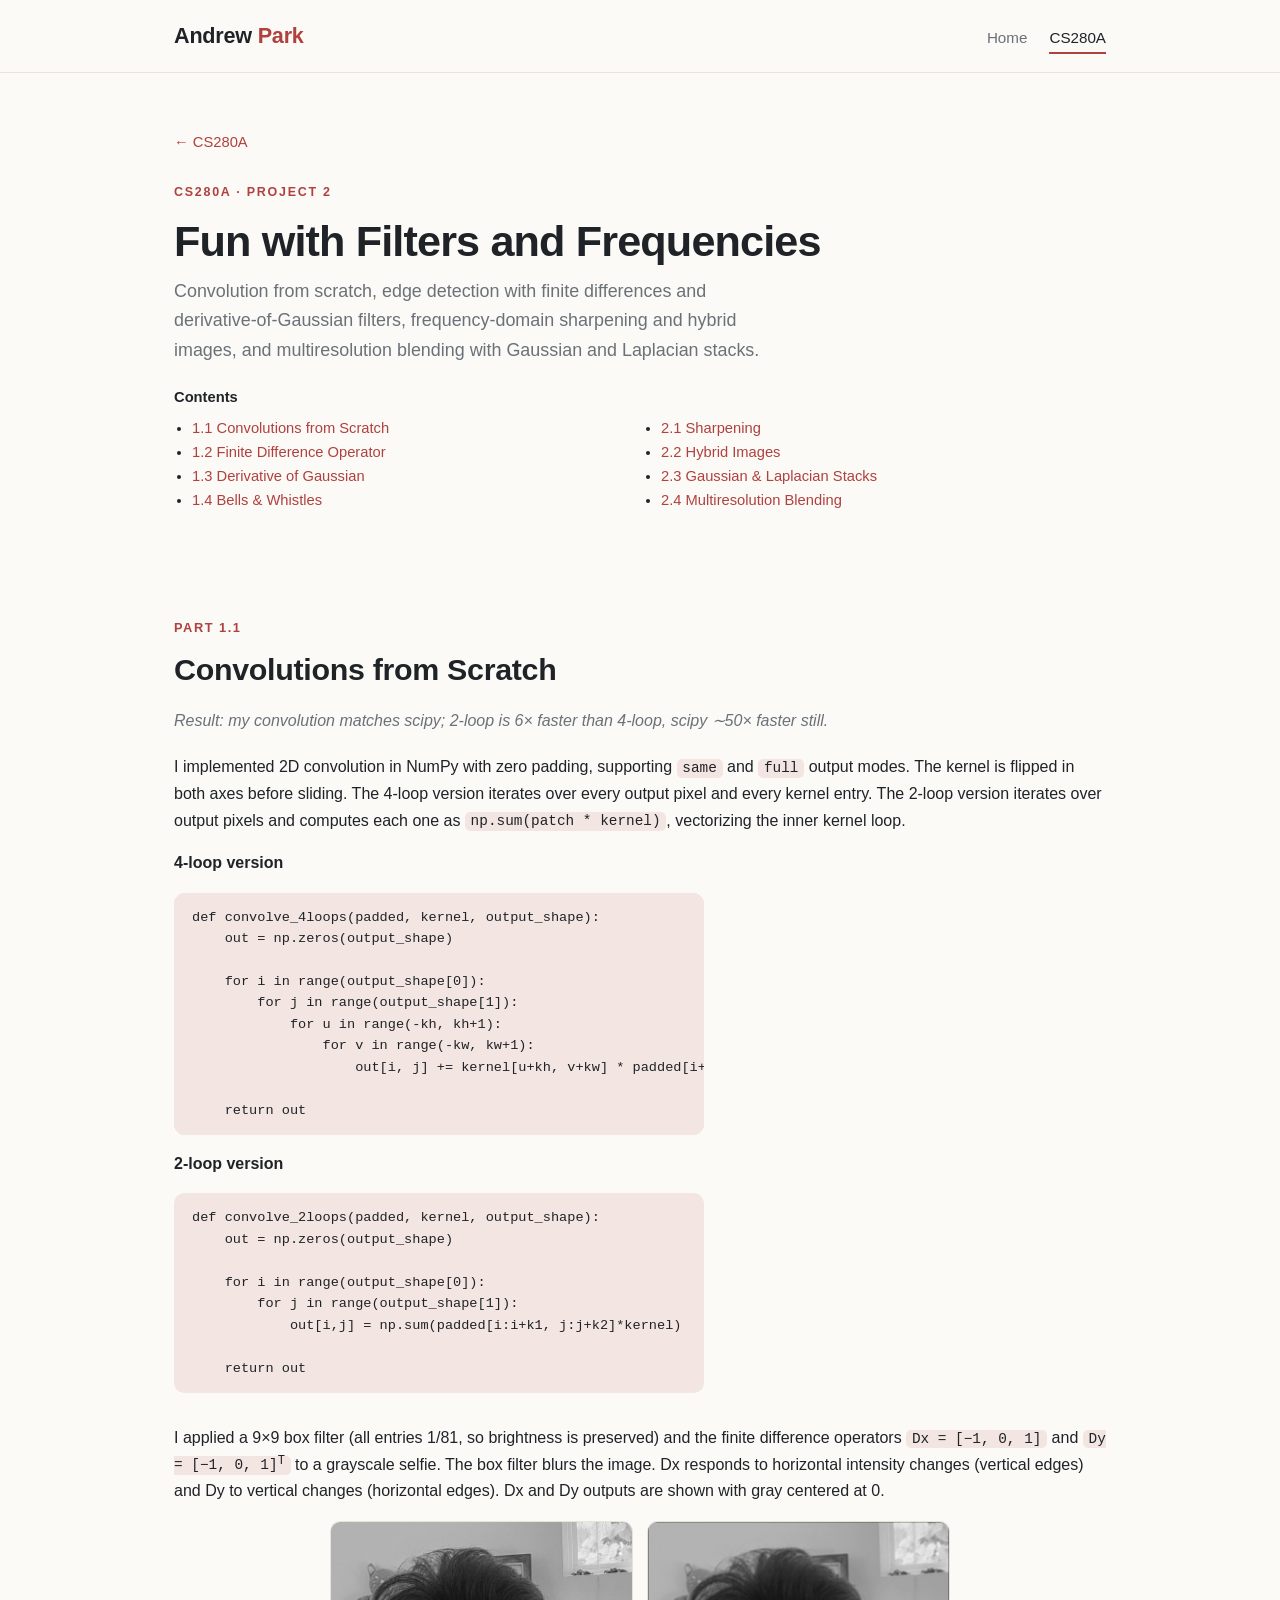
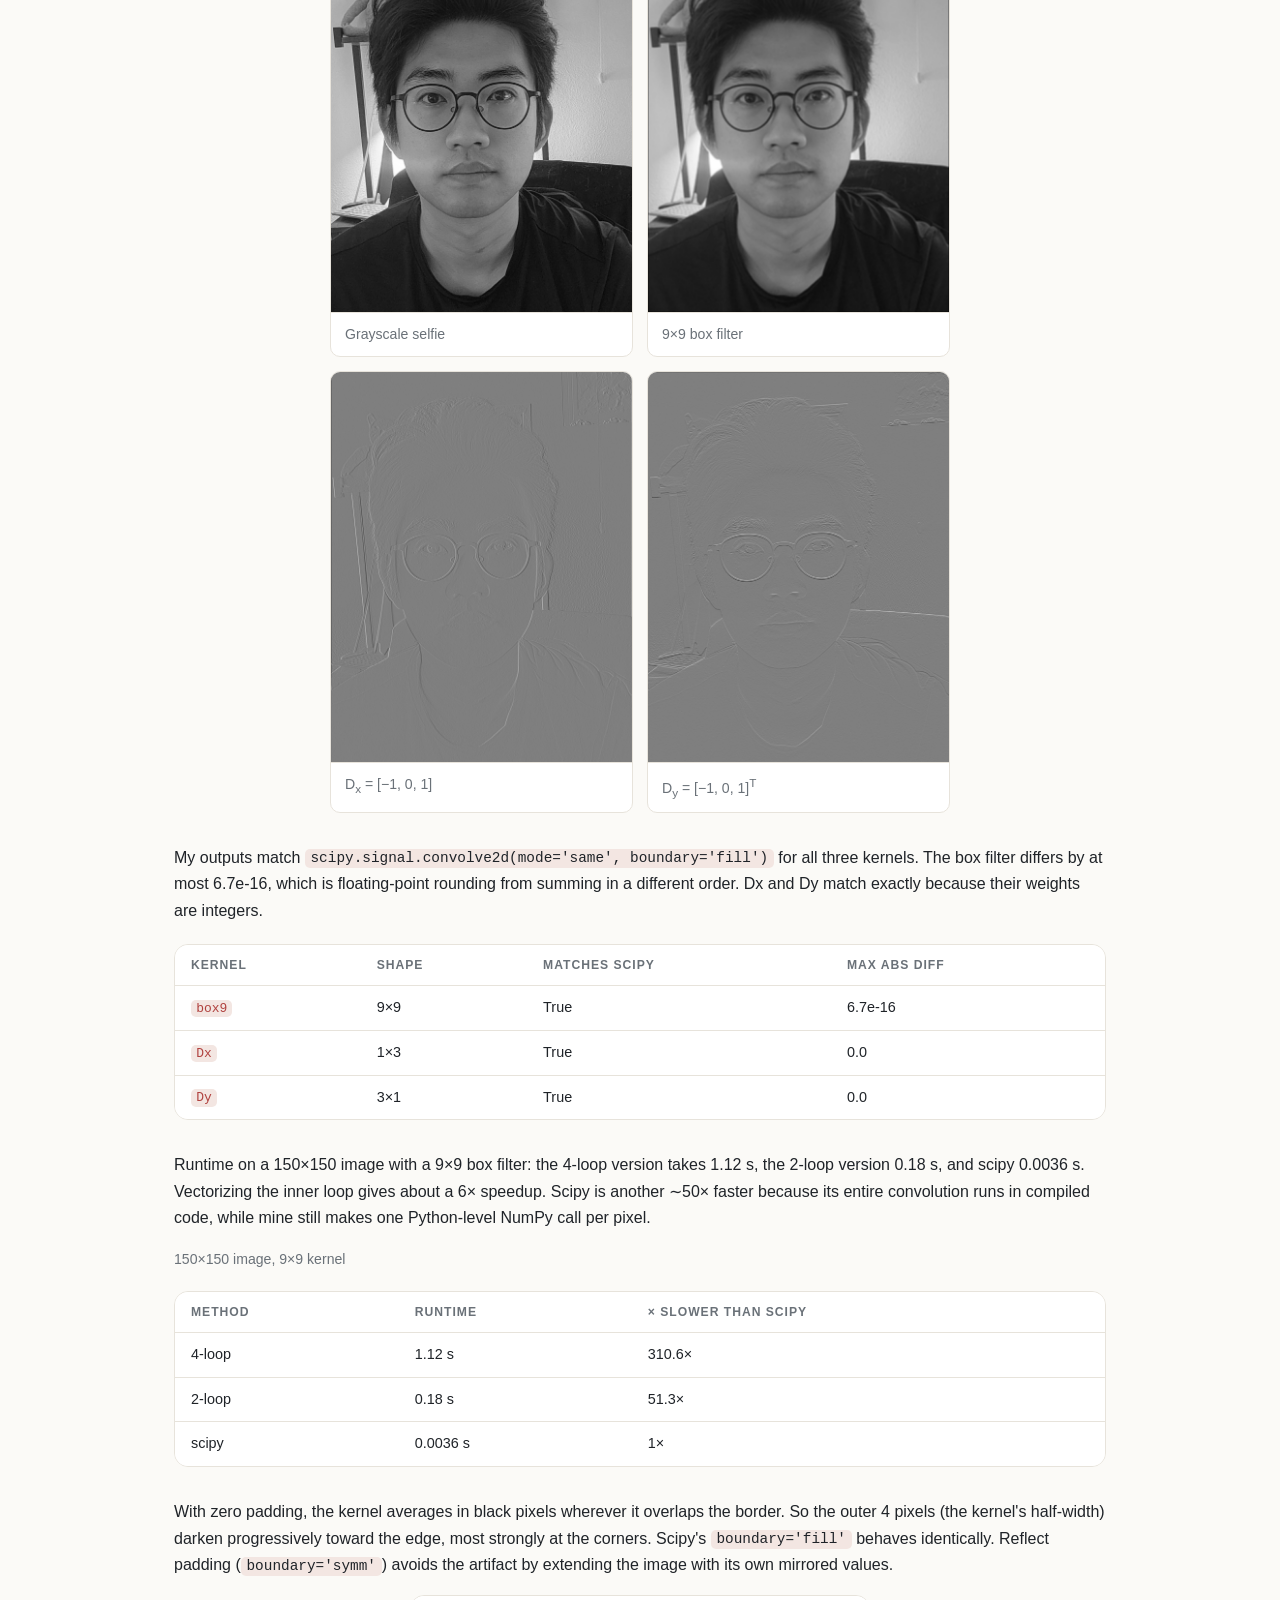
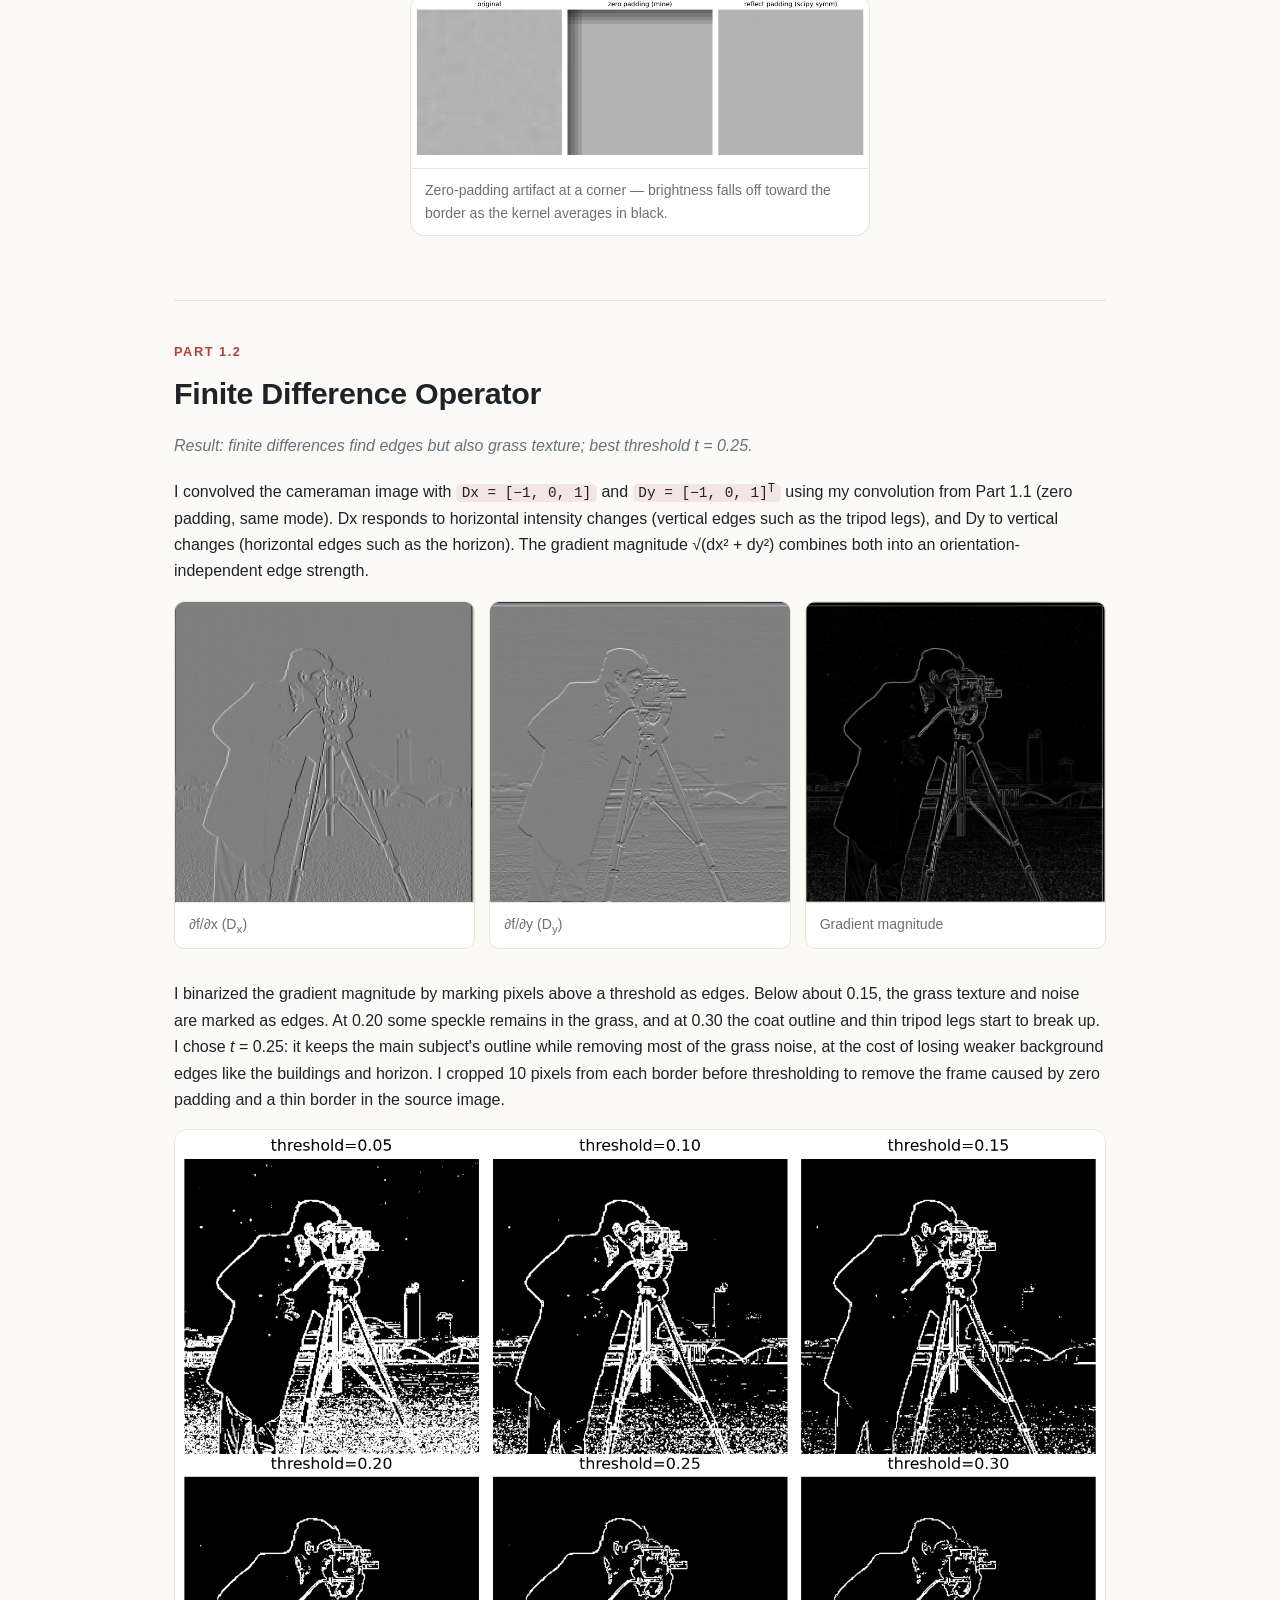
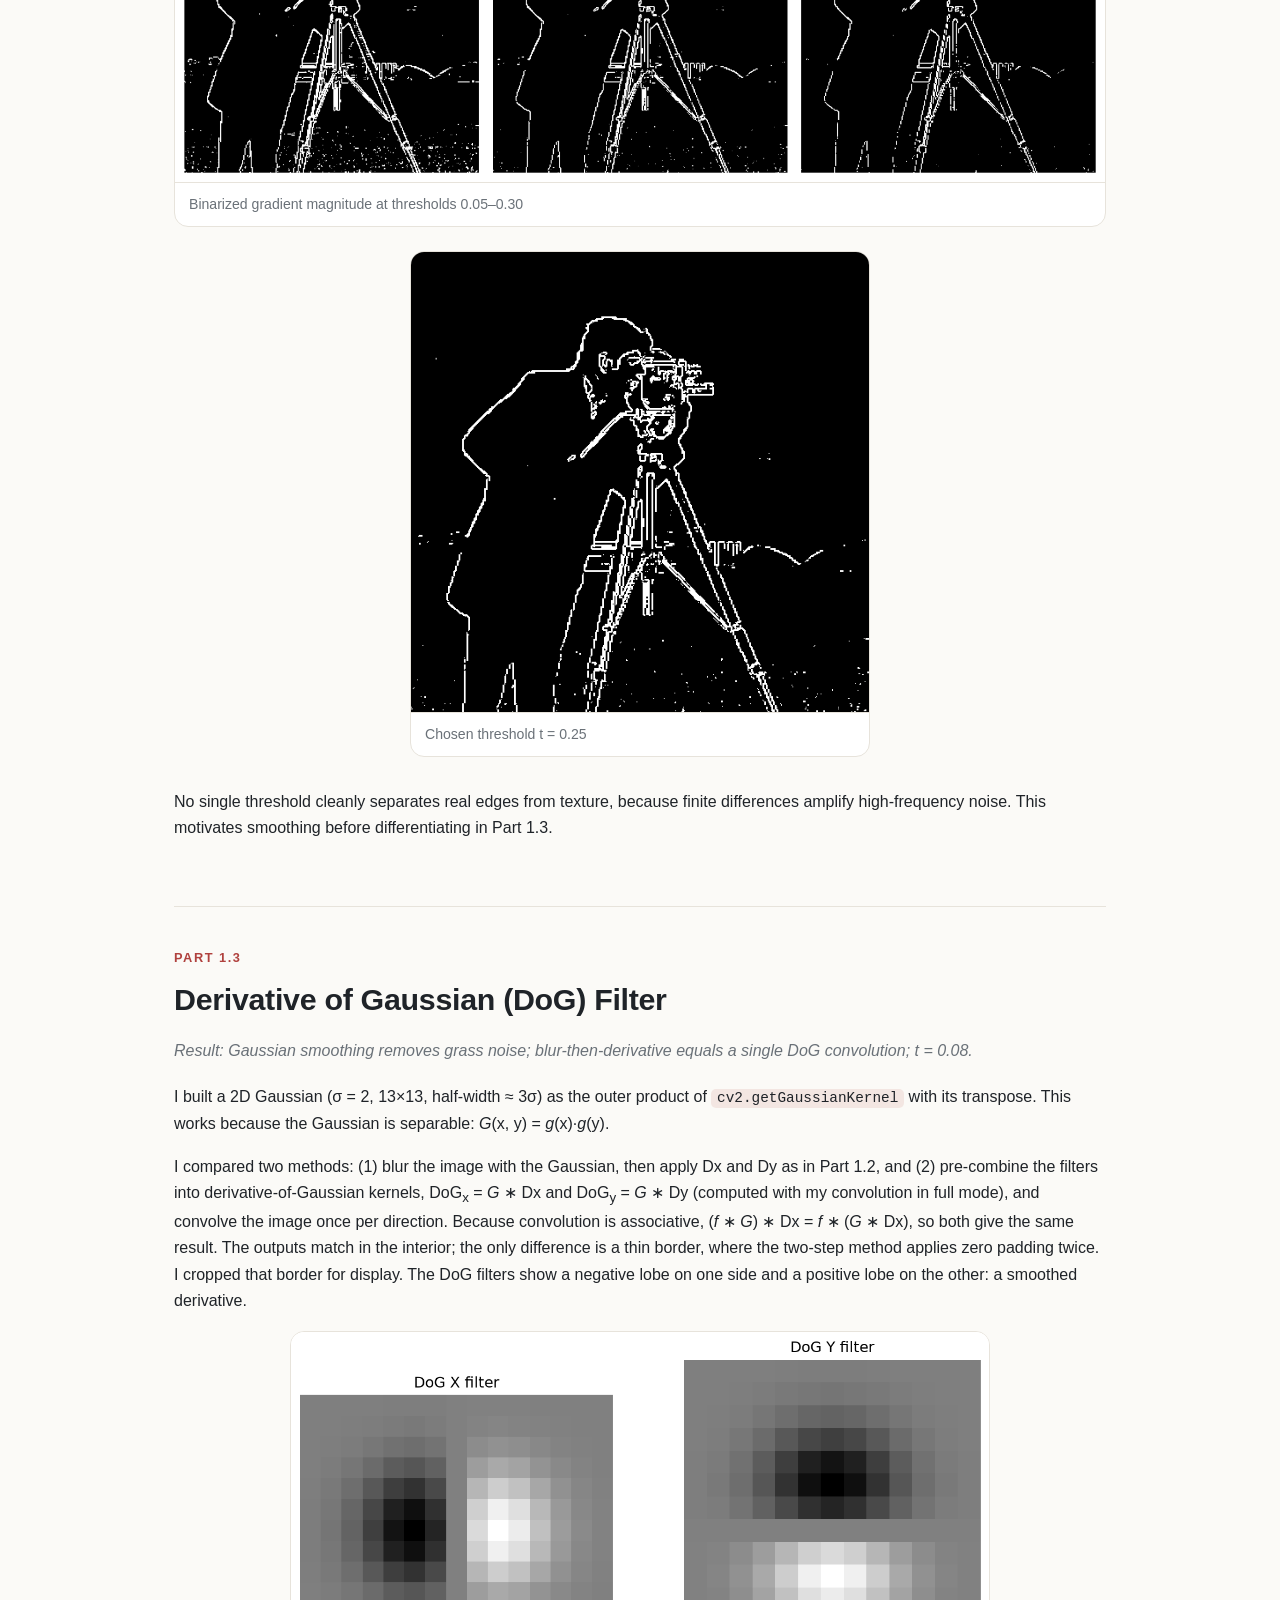
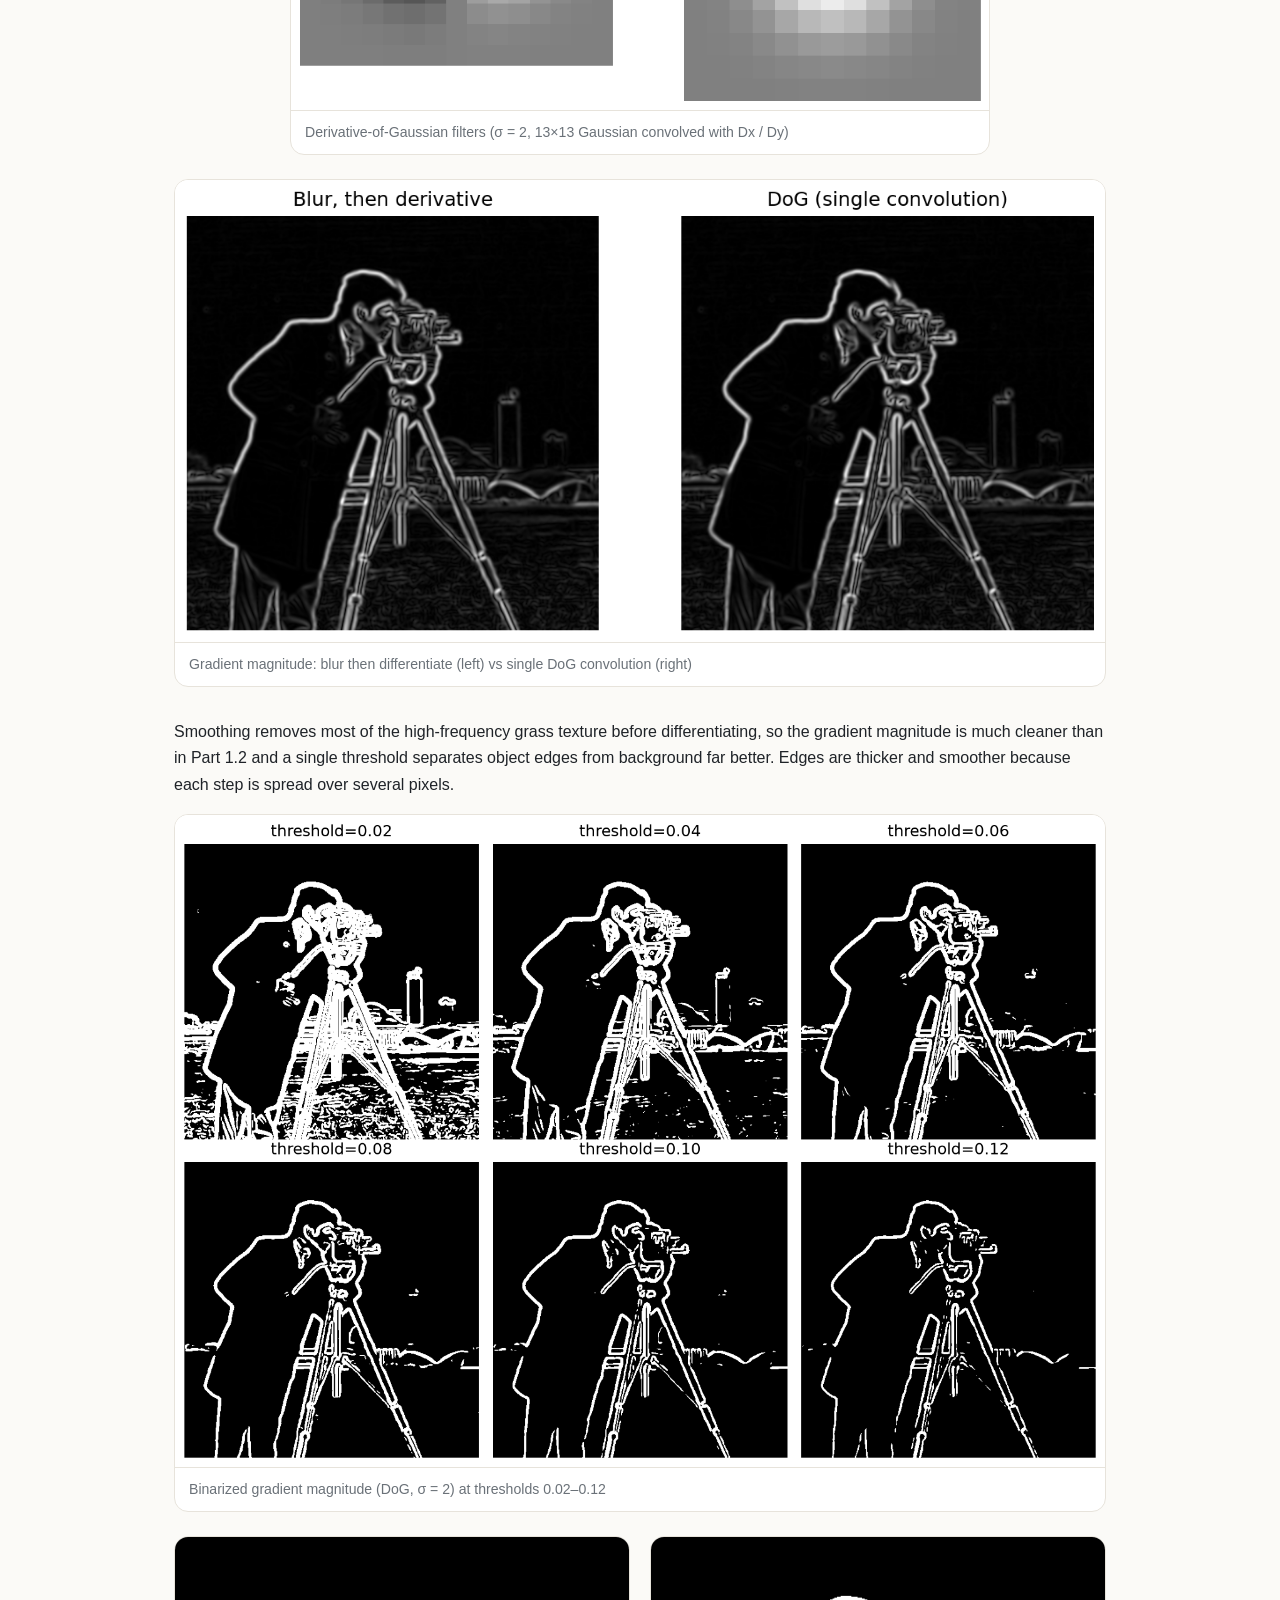
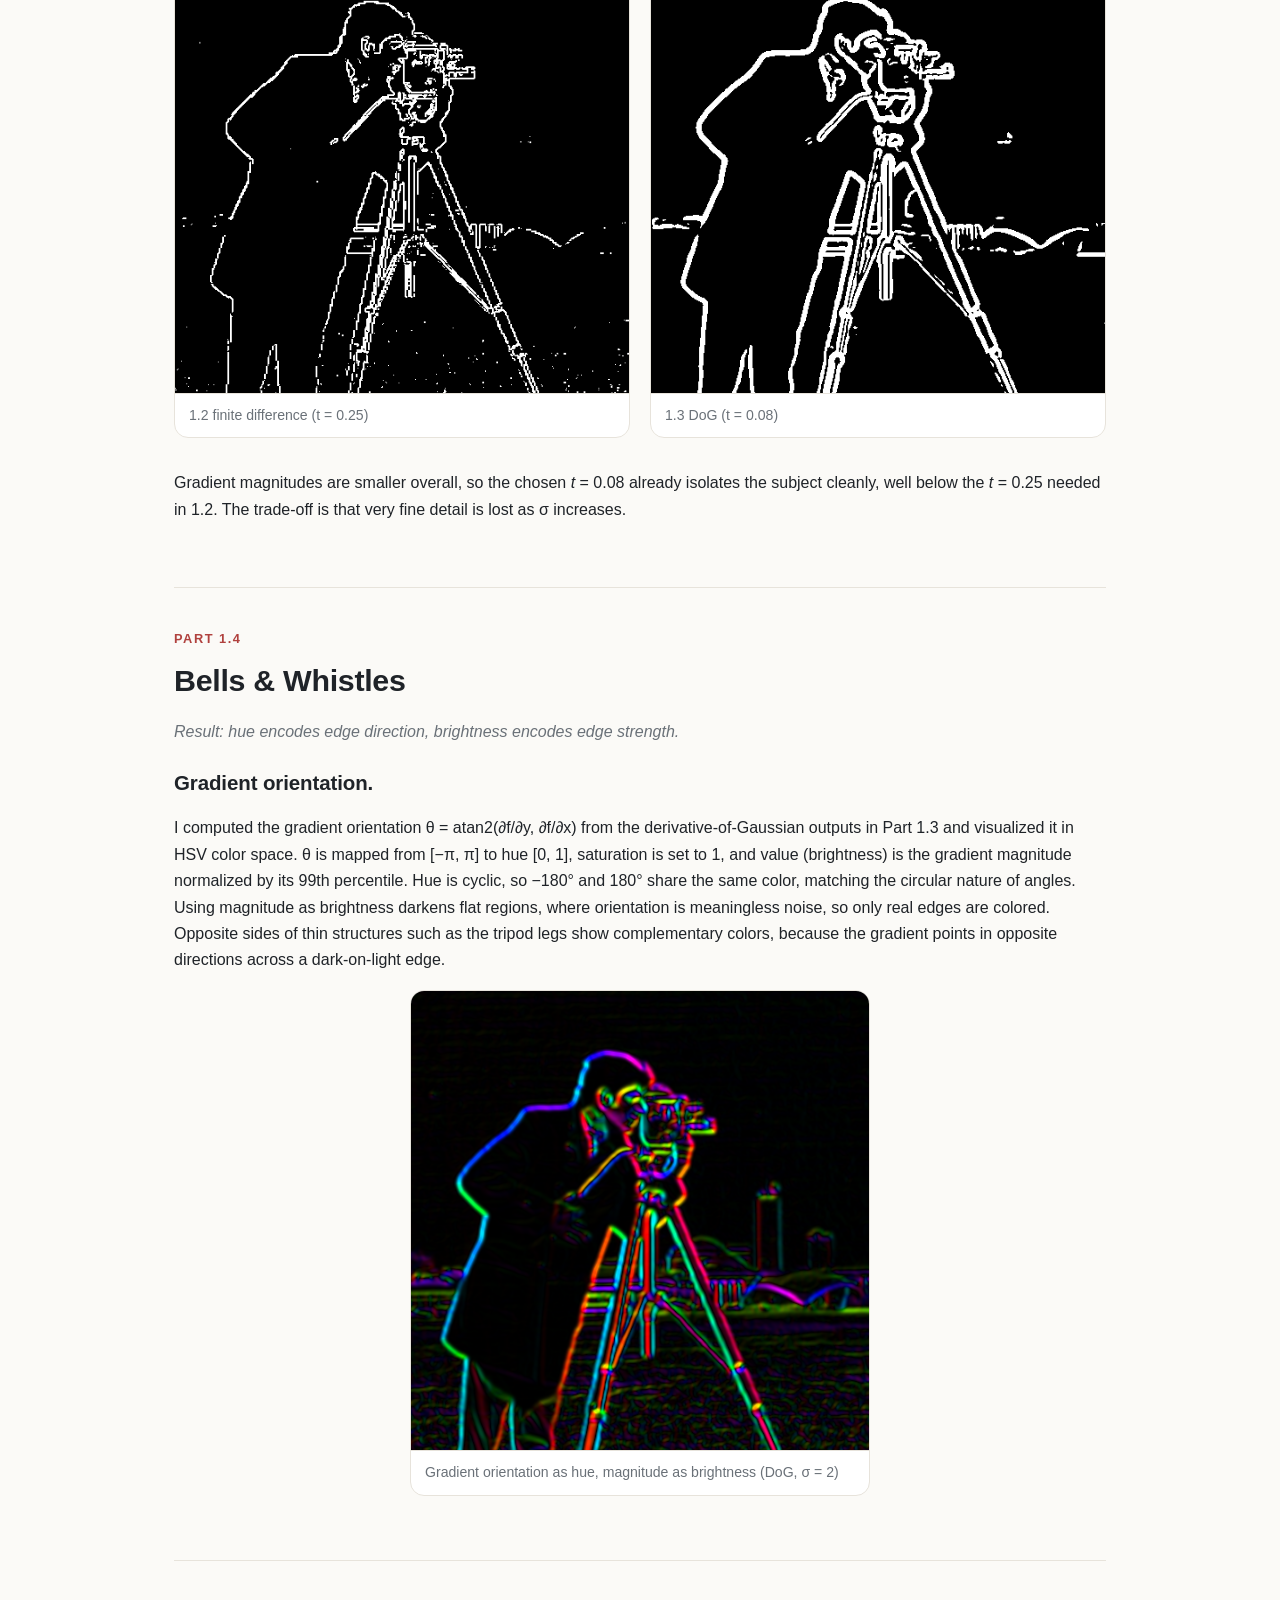
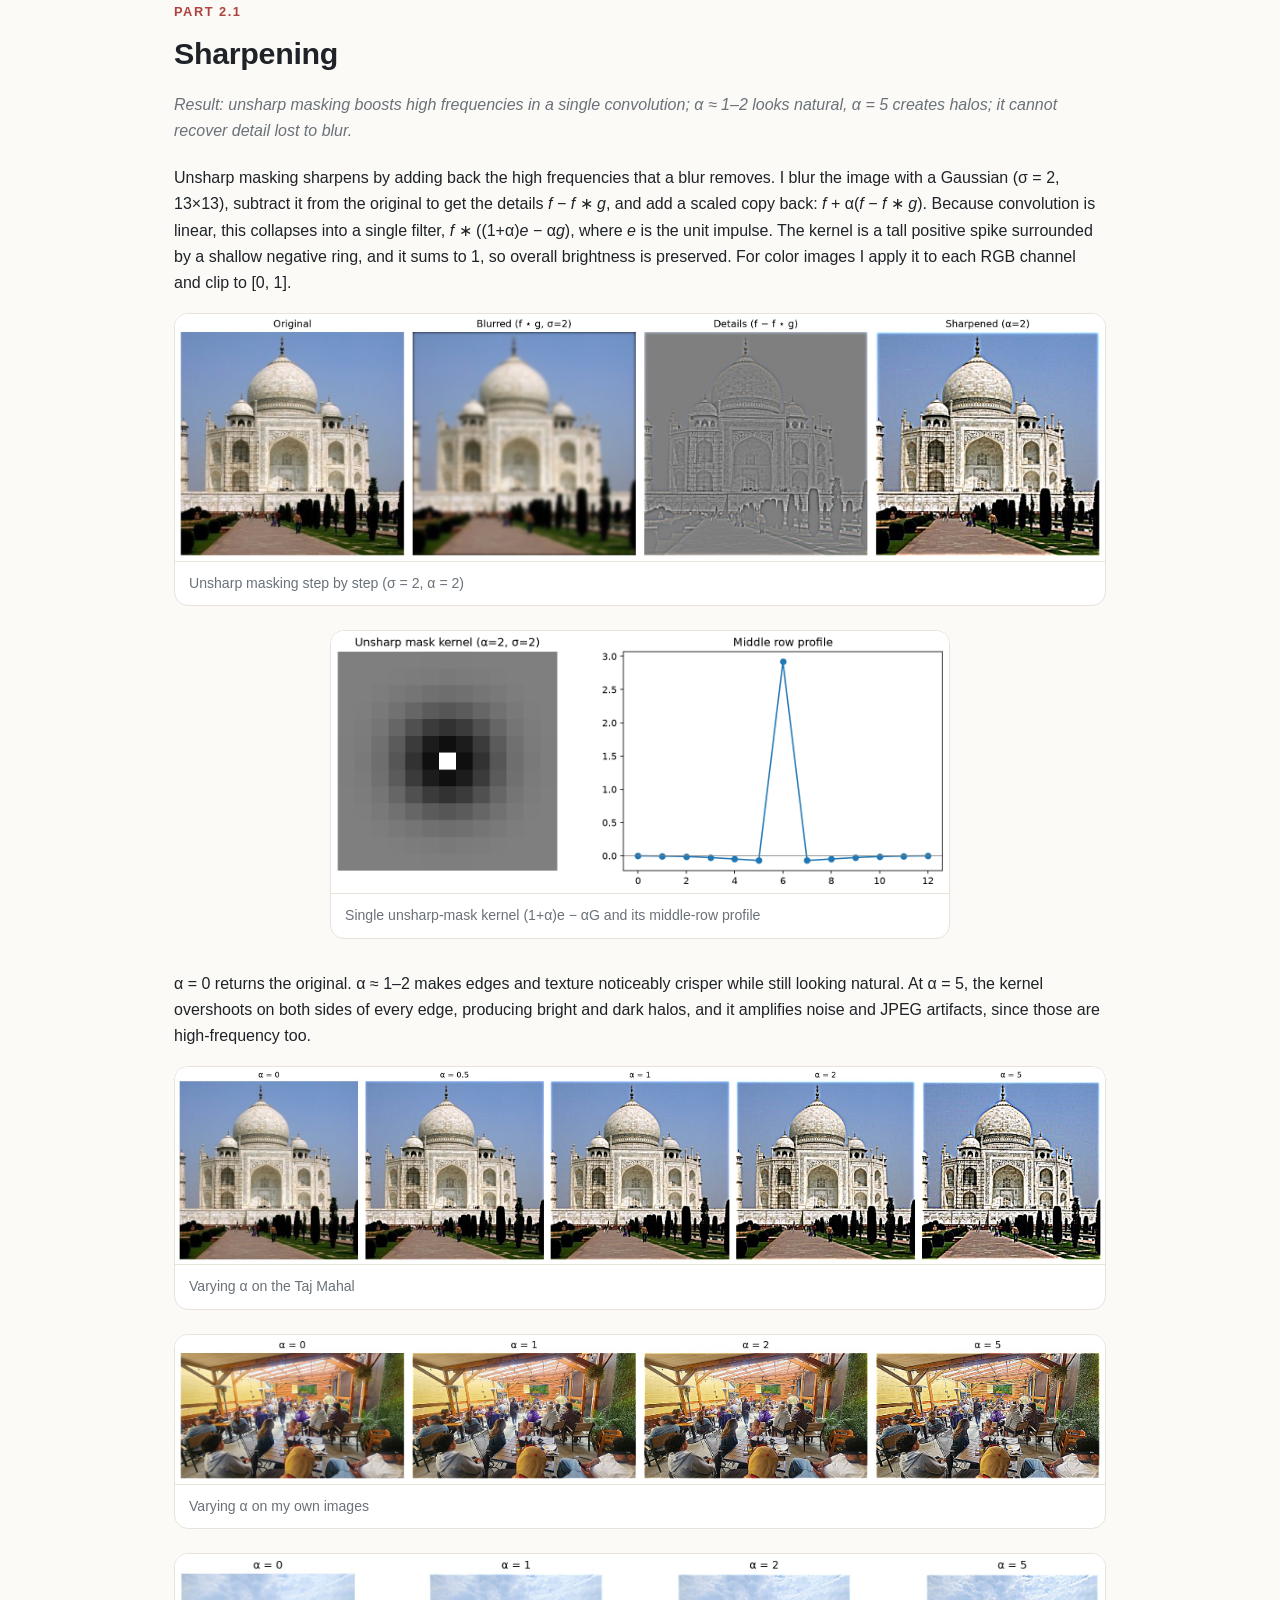
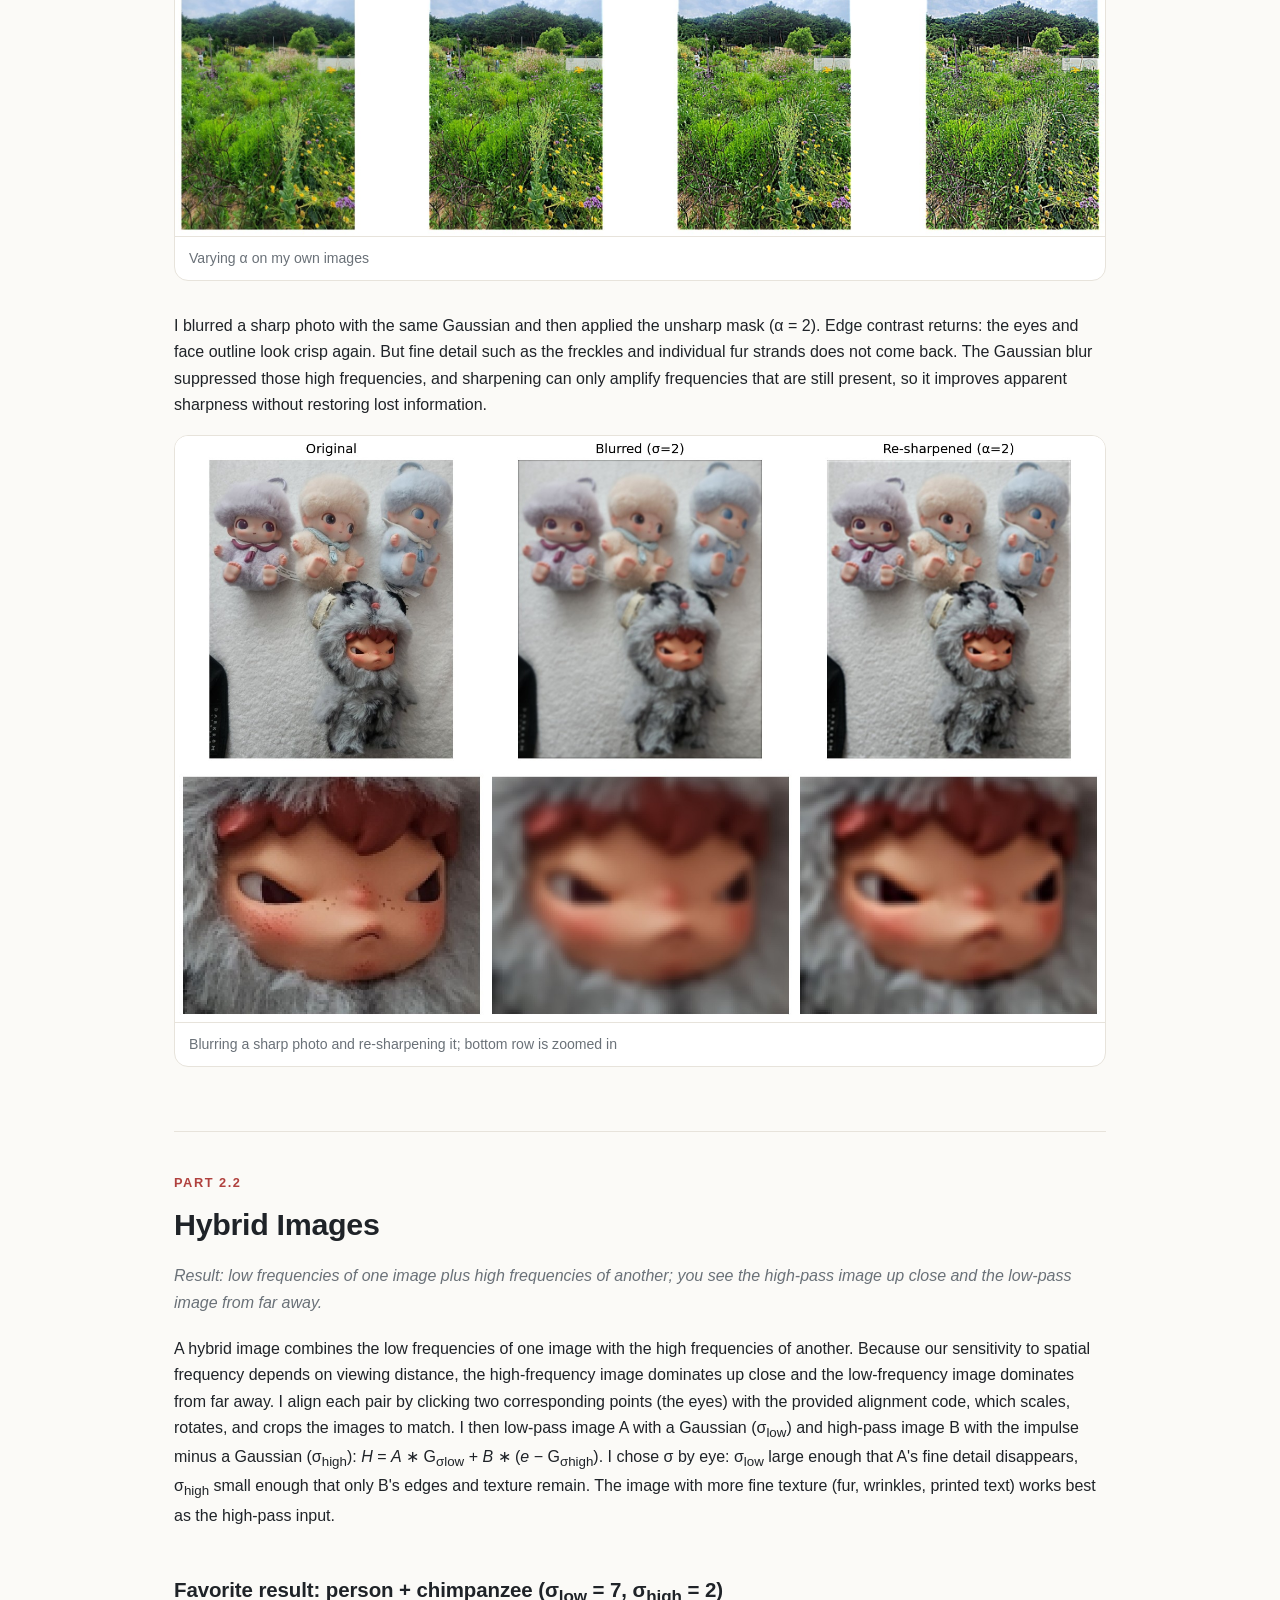
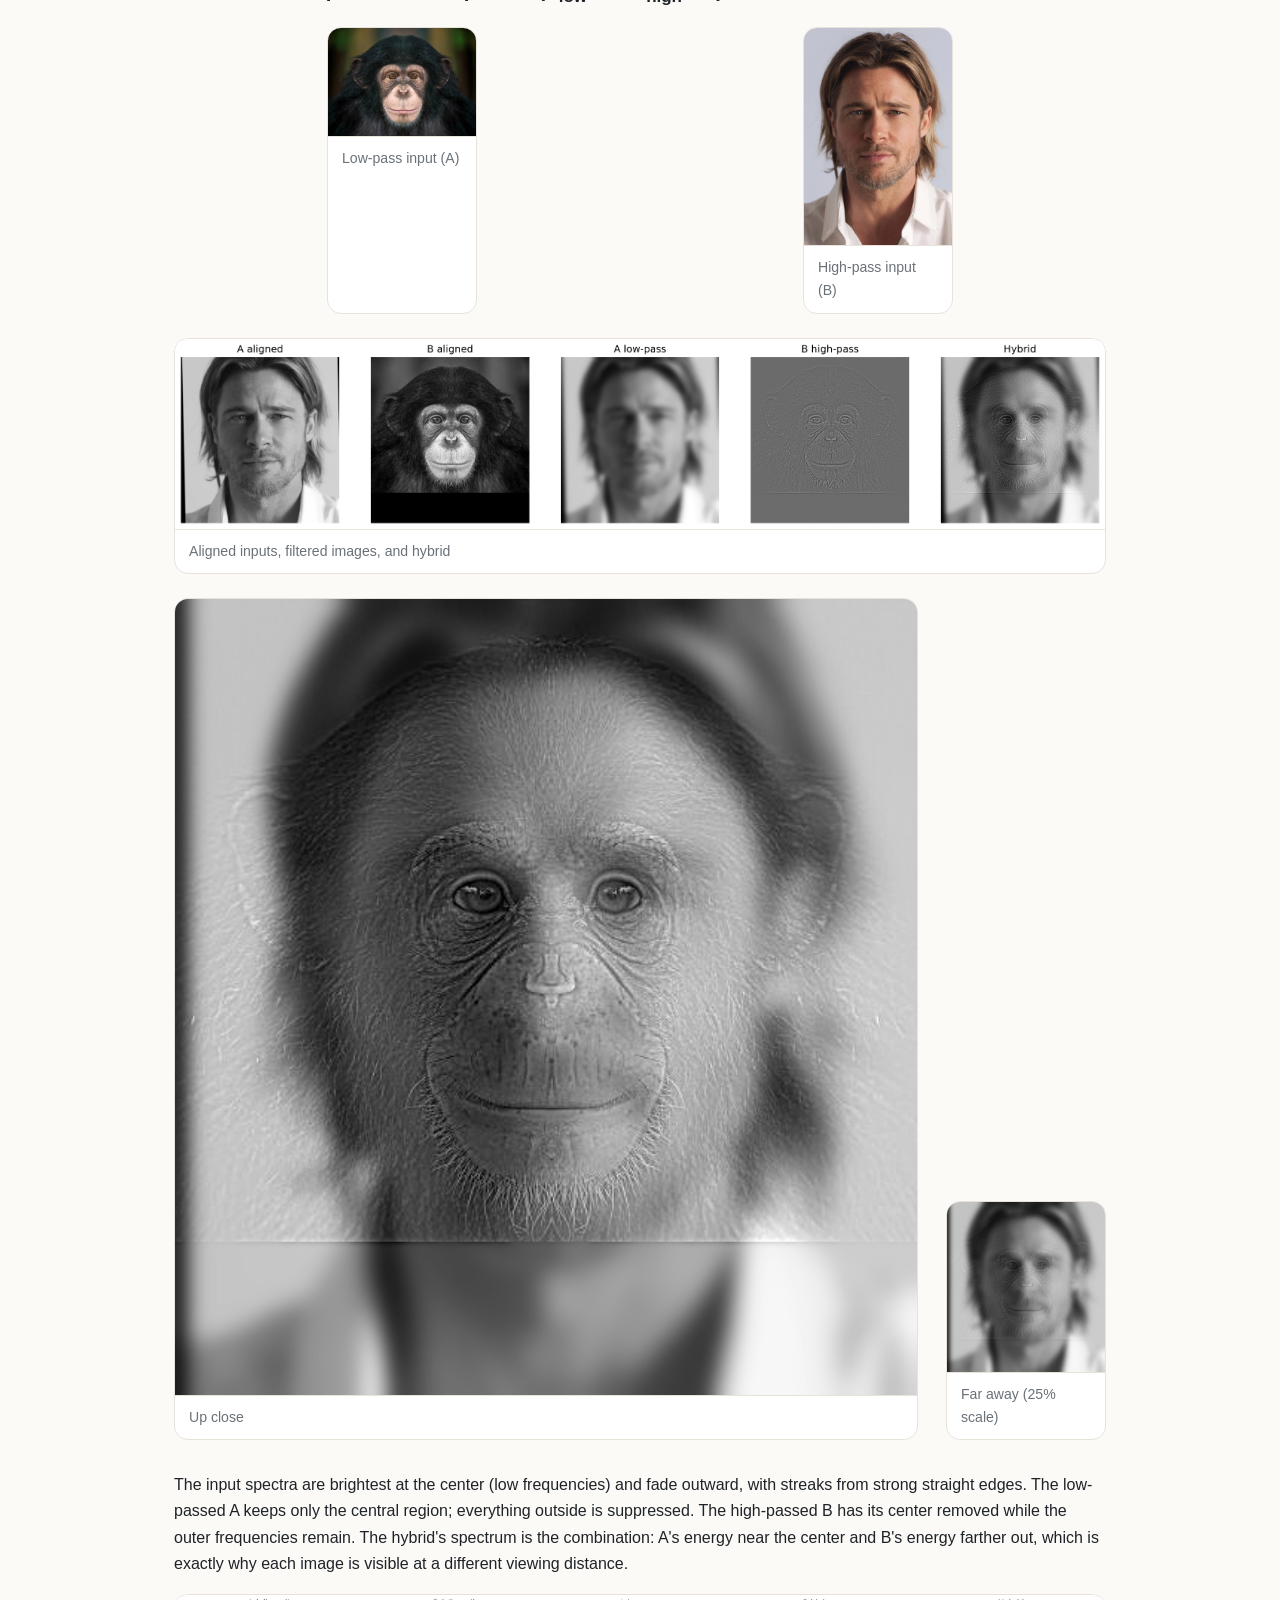
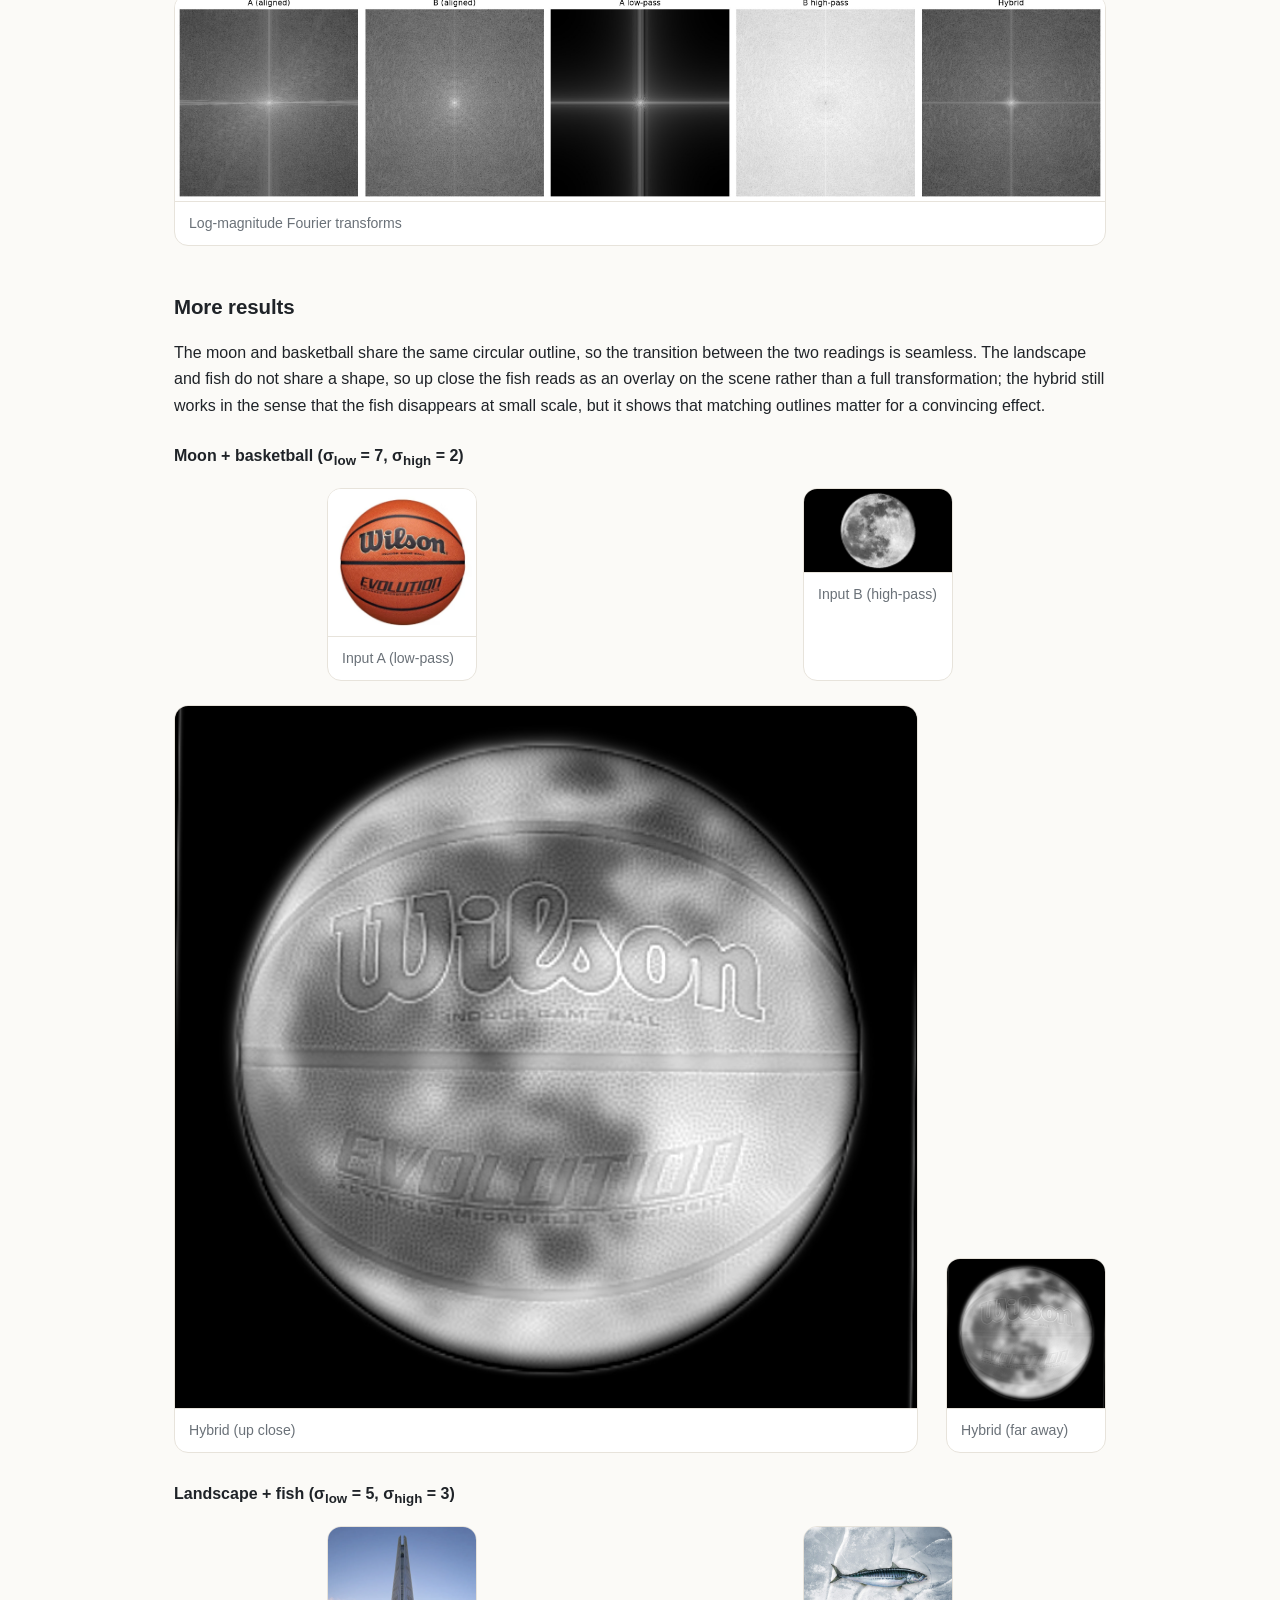
<file: cs280a/project2/index.old.html>
<!DOCTYPE html>
<html lang="en">
<head>
  <meta charset="UTF-8" />
  <meta name="viewport" content="width=device-width, initial-scale=1" />
  <title>Project 2 &mdash; CS280A &mdash; Andrew Park</title>
  <link rel="stylesheet" href="../../assets/style.css" />
  <style>
    figure { margin-inline: auto; }
    .trio-grid {
      display: grid;
      grid-template-columns: repeat(3, 1fr);
      gap: 14px;
      margin-top: 16px;
    }
    .trio-grid figure { border-radius: 10px; }
    @media (max-width: 600px) {
      .trio-grid { grid-template-columns: 1fr; }
    }
    .input-icons {
      display: flex;
      gap: 20px;
      flex-wrap: wrap;
      margin-top: 16px;
    }
    .input-icons figure { width: 150px; flex: 0 0 150px; }
    .hybrid-pair {
      display: flex;
      align-items: flex-end;
      gap: 28px;
      flex-wrap: wrap;
      margin-top: 24px;
    }
    .hybrid-pair figure:first-child { flex: 4 1 260px; }
    .hybrid-pair figure:last-child { flex: 1 1 90px; max-width: 160px; }
  </style>
</head>
<body>
  <header class="site-header">
    <div class="site-header__inner">
      <a class="brand" href="../../index.html">Andrew <span>Park</span></a>
      <nav class="nav">
        <a href="../../index.html">Home</a>
        <a href="../index.html" class="is-active">CS280A</a>
      </nav>
    </div>
  </header>

  <main>
    <a class="back-link" href="../index.html">&larr; CS280A</a>

    <p class="eyebrow">CS280A &middot; Project 2</p>
    <h1 class="page-title">Fun with Filters and Frequencies</h1>
    <p class="lede">
      Convolution from scratch, edge detection with finite differences and
      derivative-of-Gaussian filters, frequency-domain sharpening and hybrid
      images, and multiresolution blending with Gaussian and Laplacian stacks.
    </p>

    <nav class="toc" style="margin: 20px 0 8px; font-size: 0.92rem;">
      <strong style="display:block; margin-bottom: 6px;">Contents</strong>
      <ul style="columns: 2; column-gap: 24px; padding-left: 18px; margin: 0;">
        <li><a href="#part1-1">1.1 Convolutions from Scratch</a></li>
        <li><a href="#part1-2">1.2 Finite Difference Operator</a></li>
        <li><a href="#part1-3">1.3 Derivative of Gaussian</a></li>
        <li><a href="#part1-4">1.4 Bells &amp; Whistles</a></li>
        <li><a href="#part2-1">2.1 Sharpening</a></li>
        <li><a href="#part2-2">2.2 Hybrid Images</a></li>
        <li><a href="#part2-3">2.3 Gaussian &amp; Laplacian Stacks</a></li>
        <li><a href="#part2-4">2.4 Multiresolution Blending</a></li>
      </ul>
    </nav>

    <!-- ---------- Part 1.1 ---------- -->
    <section class="part" id="part1-1">
      <p class="part__label">Part 1.1</p>
      <h2 class="part__title">Convolutions from Scratch</h2>
      <p style="font-style: italic; color: var(--muted); margin: 0 0 20px;">Result: my convolution matches scipy; 2-loop is 6&times; faster than 4-loop, scipy &sim;50&times; faster still.</p>

      <p>
        I implemented 2D convolution in NumPy with zero padding, supporting
        <code>same</code> and <code>full</code> output modes. The kernel is
        flipped in both axes before sliding. The 4-loop version iterates over
        every output pixel and every kernel entry. The 2-loop version
        iterates over output pixels and computes each one as
        <code>np.sum(patch * kernel)</code>, vectorizing the inner kernel
        loop.
      </p>
      <div>
        <p style="margin: 0 0 6px; font-weight: 600;">4-loop version</p>
        <pre><code>def convolve_4loops(padded, kernel, output_shape):
    out = np.zeros(output_shape)

    for i in range(output_shape[0]):
        for j in range(output_shape[1]):
            for u in range(-kh, kh+1):
                for v in range(-kw, kw+1):
                    out[i, j] += kernel[u+kh, v+kw] * padded[i+kh+u, j+kw+v]

    return out</code></pre>
      </div>
      <div>
        <p style="margin: 0 0 6px; font-weight: 600;">2-loop version</p>
        <pre><code>def convolve_2loops(padded, kernel, output_shape):
    out = np.zeros(output_shape)

    for i in range(output_shape[0]):
        for j in range(output_shape[1]):
            out[i,j] = np.sum(padded[i:i+k1, j:j+k2]*kernel)

    return out</code></pre>
      </div>

      <p style="margin-top: 32px;">
        I applied a 9&times;9 box filter (all entries 1/81, so brightness is
        preserved) and the finite difference operators
        <code>Dx = [&minus;1, 0, 1]</code> and
        <code>Dy = [&minus;1, 0, 1]<sup>T</sup></code> to a grayscale selfie.
        The box filter blurs the image. Dx responds to horizontal intensity
        changes (vertical edges) and Dy to vertical changes (horizontal
        edges). Dx and Dy outputs are shown with gray centered at 0.
      </p>
      <div class="frames" style="grid-template-columns: repeat(2, 1fr); max-width: 620px; margin-inline: auto;">
        <figure>
          <img src="./Part1/selfie_gray.jpg" alt="Grayscale version of the selfie image" />
          <figcaption>Grayscale selfie</figcaption>
        </figure>
        <figure>
          <img src="./Part1/selfie_box9.jpg" alt="Selfie convolved with a 9x9 box filter, showing a blurred result" />
          <figcaption>9&times;9 box filter</figcaption>
        </figure>
        <figure>
          <img src="./Part1/selfie_Dx.jpg" alt="Selfie convolved with the Dx finite difference operator, highlighting vertical edges" />
          <figcaption>D<sub>x</sub> = [&minus;1, 0, 1]</figcaption>
        </figure>
        <figure>
          <img src="./Part1/selfie_Dy.jpg" alt="Selfie convolved with the Dy finite difference operator, highlighting horizontal edges" />
          <figcaption>D<sub>y</sub> = [&minus;1, 0, 1]<sup>T</sup></figcaption>
        </figure>
      </div>

      <p style="margin-top: 32px;">
        My outputs match <code>scipy.signal.convolve2d(mode='same',
        boundary='fill')</code> for all three kernels. The box filter differs
        by at most 6.7e-16, which is floating-point rounding from summing in
        a different order. Dx and Dy match exactly because their weights are
        integers.
      </p>
      <div class="data-table-wrap">
        <table class="data-table">
          <thead>
            <tr>
              <th>Kernel</th>
              <th>Shape</th>
              <th>Matches scipy</th>
              <th>Max abs diff</th>
            </tr>
          </thead>
          <tbody>
            <tr>
              <td><code>box9</code></td>
              <td>9&times;9</td>
              <td>True</td>
              <td>6.7e-16</td>
            </tr>
            <tr>
              <td><code>Dx</code></td>
              <td>1&times;3</td>
              <td>True</td>
              <td>0.0</td>
            </tr>
            <tr>
              <td><code>Dy</code></td>
              <td>3&times;1</td>
              <td>True</td>
              <td>0.0</td>
            </tr>
          </tbody>
        </table>
      </div>

      <p style="margin-top: 32px;">
        Runtime on a 150&times;150 image with a 9&times;9 box filter: the
        4-loop version takes 1.12&nbsp;s, the 2-loop version 0.18&nbsp;s, and
        scipy 0.0036&nbsp;s. Vectorizing the inner loop gives about a
        6&times; speedup. Scipy is another &sim;50&times; faster because its
        entire convolution runs in compiled code, while mine still makes one
        Python-level NumPy call per pixel.
      </p>
      <p style="margin: 0 0 8px; font-size: 0.88rem; color: var(--muted);">150&times;150 image, 9&times;9 kernel</p>
      <div class="data-table-wrap">
        <table class="data-table">
          <thead>
            <tr>
              <th>Method</th>
              <th>Runtime</th>
              <th>&times; slower than scipy</th>
            </tr>
          </thead>
          <tbody>
            <tr>
              <td>4-loop</td>
              <td>1.12&nbsp;s</td>
              <td>310.6&times;</td>
            </tr>
            <tr>
              <td>2-loop</td>
              <td>0.18&nbsp;s</td>
              <td>51.3&times;</td>
            </tr>
            <tr>
              <td>scipy</td>
              <td>0.0036&nbsp;s</td>
              <td>1&times;</td>
            </tr>
          </tbody>
        </table>
      </div>

      <p style="margin-top: 32px;">
        With zero padding, the kernel averages in black pixels wherever it
        overlaps the border. So the outer 4 pixels (the kernel's half-width)
        darken progressively toward the edge, most strongly at the corners.
        Scipy's <code>boundary='fill'</code> behaves identically. Reflect
        padding (<code>boundary='symm'</code>) avoids the artifact by
        extending the image with its own mirrored values.
      </p>
      <figure style="max-width: 460px;">
        <img src="./Part1/boundary_corner.png" alt="Corner of the box-filtered selfie showing progressive darkening from zero padding at the image boundary" />
        <figcaption>Zero-padding artifact at a corner &mdash; brightness falls off toward the border as the kernel averages in black.</figcaption>
      </figure>
    </section>

    <!-- ---------- Part 1.2 ---------- -->
    <section class="part" id="part1-2">
      <p class="part__label">Part 1.2</p>
      <h2 class="part__title">Finite Difference Operator</h2>
      <p style="font-style: italic; color: var(--muted); margin: 0 0 20px;">Result: finite differences find edges but also grass texture; best threshold t = 0.25.</p>

      <p>
        I convolved the cameraman image with
        <code>Dx = [&minus;1, 0, 1]</code> and
        <code>Dy = [&minus;1, 0, 1]<sup>T</sup></code> using my convolution
        from Part 1.1 (zero padding, same mode). Dx responds to horizontal
        intensity changes (vertical edges such as the tripod legs), and Dy to
        vertical changes (horizontal edges such as the horizon). The
        gradient magnitude &radic;(dx&sup2; + dy&sup2;) combines both into an
        orientation-independent edge strength.
      </p>
      <div class="trio-grid">
        <figure>
          <img src="./Part1/1_2_cameraman_Dx.png" alt="Cameraman image convolved with the Dx finite difference operator" />
          <figcaption>&part;f/&part;x (D<sub>x</sub>)</figcaption>
        </figure>
        <figure>
          <img src="./Part1/1_2_cameraman_Dy.png" alt="Cameraman image convolved with the Dy finite difference operator" />
          <figcaption>&part;f/&part;y (D<sub>y</sub>)</figcaption>
        </figure>
        <figure>
          <img src="./Part1/1_2_cameraman_grad_mag.png" alt="Gradient magnitude of the cameraman image combining Dx and Dy" />
          <figcaption>Gradient magnitude</figcaption>
        </figure>
      </div>

      <p style="margin-top: 32px;">
        I binarized the gradient magnitude by marking pixels above a
        threshold as edges. Below about 0.15, the grass texture and noise
        are marked as edges. At 0.20 some speckle remains in the grass, and
        at 0.30 the coat outline and thin tripod legs start to break up. I
        chose <em>t</em> = 0.25: it keeps the main subject's outline while
        removing most of the grass noise, at the cost of losing weaker
        background edges like the buildings and horizon. I cropped 10 pixels
        from each border before thresholding to remove the frame caused by
        zero padding and a thin border in the source image.
      </p>
      <figure>
        <img src="./Part1/1_2_cameraman_thresholds.png" alt="Grid of binarized gradient magnitude images at six thresholds from 0.05 to 0.30" />
        <figcaption>Binarized gradient magnitude at thresholds 0.05&ndash;0.30</figcaption>
      </figure>

      <figure style="max-width: 460px; margin-top: 24px;">
        <img src="./Part1/1_2_cameraman_edges_t0_25.png" alt="Final binarized edge map of the cameraman image at threshold 0.25" />
        <figcaption>Chosen threshold t = 0.25</figcaption>
      </figure>

      <p style="margin-top: 32px;">
        No single threshold cleanly separates real edges from texture,
        because finite differences amplify high-frequency noise. This
        motivates smoothing before differentiating in Part 1.3.
      </p>
    </section>

    <!-- ---------- Part 1.3 ---------- -->
    <section class="part" id="part1-3">
      <p class="part__label">Part 1.3</p>
      <h2 class="part__title">Derivative of Gaussian (DoG) Filter</h2>
      <p style="font-style: italic; color: var(--muted); margin: 0 0 20px;">Result: Gaussian smoothing removes grass noise; blur-then-derivative equals a single DoG convolution; t = 0.08.</p>

      <p>
        I built a 2D Gaussian (&sigma; = 2, 13&times;13, half-width &asymp;
        3&sigma;) as the outer product of <code>cv2.getGaussianKernel</code>
        with its transpose. This works because the Gaussian is separable:
        <em>G</em>(x, y) = <em>g</em>(x)&middot;<em>g</em>(y).
      </p>
      <p>
        I compared two methods: (1) blur the image with the Gaussian, then
        apply Dx and Dy as in Part 1.2, and (2) pre-combine the filters into
        derivative-of-Gaussian kernels, DoG<sub>x</sub> = <em>G</em> &lowast;
        Dx and DoG<sub>y</sub> = <em>G</em> &lowast; Dy (computed with my
        convolution in full mode), and convolve the image once per
        direction. Because convolution is associative,
        (<em>f</em> &lowast; <em>G</em>) &lowast; Dx = <em>f</em> &lowast;
        (<em>G</em> &lowast; Dx), so both give the same result. The outputs
        match in the interior; the only difference is a thin border, where
        the two-step method applies zero padding twice. I cropped that
        border for display. The DoG filters show a negative lobe on one side
        and a positive lobe on the other: a smoothed derivative.
      </p>
      <figure style="max-width: 700px;">
        <img src="./Part1/1_3_DoG_filters.png" alt="Derivative-of-Gaussian filters shown as images, each with a negative and positive lobe" />
        <figcaption>Derivative-of-Gaussian filters (&sigma; = 2, 13&times;13 Gaussian convolved with Dx / Dy)</figcaption>
      </figure>
      <figure style="margin-top: 24px;">
        <img src="./Part1/1_3_blur_vs_dog.png" alt="Side-by-side comparison of gradient magnitude computed by blurring then differentiating versus a single derivative-of-Gaussian convolution, showing matching results" />
        <figcaption>Gradient magnitude: blur then differentiate (left) vs single DoG convolution (right)</figcaption>
      </figure>

      <p style="margin-top: 32px;">
        Smoothing removes most of the high-frequency grass texture before
        differentiating, so the gradient magnitude is much cleaner than in
        Part 1.2 and a single threshold separates object edges from
        background far better. Edges are thicker and smoother because each
        step is spread over several pixels.
      </p>
      <figure>
        <img src="./Part1/1_3_cameraman_thresholds.png" alt="Grid of binarized DoG gradient magnitude images at six thresholds from 0.02 to 0.12" />
        <figcaption>Binarized gradient magnitude (DoG, &sigma; = 2) at thresholds 0.02&ndash;0.12</figcaption>
      </figure>

      <div class="pair" style="margin-top: 24px;">
        <figure>
          <img src="./Part1/1_2_cameraman_edges_t0_25.png" alt="Final binarized edge map of the cameraman image using finite differences at threshold 0.25" />
          <figcaption>1.2 finite difference (t = 0.25)</figcaption>
        </figure>
        <figure>
          <img src="./Part1/1_3_cameraman_edges_t0_08.png" alt="Final binarized edge map of the cameraman image using derivative-of-Gaussian at threshold 0.08" />
          <figcaption>1.3 DoG (t = 0.08)</figcaption>
        </figure>
      </div>

      <p style="margin-top: 32px;">
        Gradient magnitudes are smaller overall, so the chosen
        <em>t</em> = 0.08 already isolates the subject cleanly, well below
        the <em>t</em> = 0.25 needed in 1.2. The trade-off is that very fine
        detail is lost as &sigma; increases.
      </p>
    </section>

    <!-- ---------- Part 1.4 ---------- -->
    <section class="part" id="part1-4">
      <p class="part__label">Part 1.4</p>
      <h2 class="part__title">Bells &amp; Whistles</h2>
      <p style="font-style: italic; color: var(--muted); margin: 0 0 20px;">Result: hue encodes edge direction, brightness encodes edge strength.</p>
      <p class="part__subtitle" style="margin-top: 0;">Gradient orientation.</p>

      <p>
        I computed the gradient orientation
        &theta; = atan2(&part;f/&part;y, &part;f/&part;x) from the
        derivative-of-Gaussian outputs in Part 1.3 and visualized it in HSV
        color space. &theta; is mapped from [&minus;&pi;, &pi;] to hue
        [0, 1], saturation is set to 1, and value (brightness) is the
        gradient magnitude normalized by its 99th percentile. Hue is cyclic,
        so &minus;180&deg; and 180&deg; share the same color, matching the
        circular nature of angles. Using magnitude as brightness darkens
        flat regions, where orientation is meaningless noise, so only real
        edges are colored. Opposite sides of thin structures such as the
        tripod legs show complementary colors, because the gradient points
        in opposite directions across a dark-on-light edge.
      </p>

      <figure style="max-width: 460px;">
        <img src="./Part1/1_4_gradient_orientation.png" alt="Gradient orientation of the cameraman image visualized in HSV, with hue encoding direction and brightness encoding magnitude" />
        <figcaption>Gradient orientation as hue, magnitude as brightness (DoG, &sigma; = 2)</figcaption>
      </figure>
    </section>

    <!-- ---------- Part 2.1 ---------- -->
    <section class="part" id="part2-1">
      <p class="part__label">Part 2.1</p>
      <h2 class="part__title">Sharpening</h2>
      <p style="font-style: italic; color: var(--muted); margin: 0 0 20px;">Result: unsharp masking boosts high frequencies in a single convolution; &alpha; &asymp; 1&ndash;2 looks natural, &alpha; = 5 creates halos; it cannot recover detail lost to blur.</p>

      <p>
        Unsharp masking sharpens by adding back the high frequencies that a
        blur removes. I blur the image with a Gaussian (&sigma; = 2,
        13&times;13), subtract it from the original to get the details
        <em>f</em> &minus; <em>f</em> &lowast; <em>g</em>, and add a scaled
        copy back: <em>f</em> + &alpha;(<em>f</em> &minus; <em>f</em>
        &lowast; <em>g</em>). Because convolution is linear, this collapses
        into a single filter, <em>f</em> &lowast; ((1+&alpha;)<em>e</em>
        &minus; &alpha;<em>g</em>), where <em>e</em> is the unit impulse.
        The kernel is a tall positive spike surrounded by a shallow negative
        ring, and it sums to 1, so overall brightness is preserved. For
        color images I apply it to each RGB channel and clip to [0, 1].
      </p>
      <figure>
        <img src="./Part2/2_1_taj_steps.jpg" alt="Unsharp masking pipeline on the Taj Mahal: original, blurred, high-frequency details, and sharpened result" />
        <figcaption>Unsharp masking step by step (&sigma; = 2, &alpha; = 2)</figcaption>
      </figure>

      <figure style="max-width: 620px; margin-top: 24px;">
        <img src="./Part2/2_1_unsharp_kernel.png" alt="Unsharp mask kernel shown as an image alongside its middle-row intensity profile" />
        <figcaption>Single unsharp-mask kernel (1+&alpha;)e &minus; &alpha;G and its middle-row profile</figcaption>
      </figure>

      <p style="margin-top: 32px;">
        &alpha; = 0 returns the original. &alpha; &asymp; 1&ndash;2 makes
        edges and texture noticeably crisper while still looking natural.
        At &alpha; = 5, the kernel overshoots on both sides of every edge,
        producing bright and dark halos, and it amplifies noise and JPEG
        artifacts, since those are high-frequency too.
      </p>
      <figure>
        <img src="./Part2/2_1_taj_alpha_sweep.jpg" alt="Taj Mahal sharpened at increasing alpha values 0, 0.5, 1, 2, and 5, showing halos appearing at high alpha" />
        <figcaption>Varying &alpha; on the Taj Mahal</figcaption>
      </figure>

      <figure style="margin-top: 24px;">
        <img src="./Part2/2_1_im2_alpha_sweep.jpg" alt="My own photo sharpened at increasing alpha values 0, 1, 2, and 5" />
        <figcaption>Varying &alpha; on my own images</figcaption>
      </figure>
      <figure style="margin-top: 24px;">
        <img src="./Part2/2_1_im3_alpha_sweep.jpg" alt="A second photo of mine sharpened at increasing alpha values 0, 1, 2, and 5" />
        <figcaption>Varying &alpha; on my own images</figcaption>
      </figure>

      <p style="margin-top: 32px;">
        I blurred a sharp photo with the same Gaussian and then applied the
        unsharp mask (&alpha; = 2). Edge contrast returns: the eyes and face
        outline look crisp again. But fine detail such as the freckles and
        individual fur strands does not come back. The Gaussian blur
        suppressed those high frequencies, and sharpening can only amplify
        frequencies that are still present, so it improves apparent
        sharpness without restoring lost information.
      </p>
      <figure>
        <img src="./Part2/2_1_blur_resharpen.jpg" alt="A sharp photo, its blurred version, and the re-sharpened result, with zoomed-in crops showing lost fine detail on the bottom row" />
        <figcaption>Blurring a sharp photo and re-sharpening it; bottom row is zoomed in</figcaption>
      </figure>
    </section>

    <!-- ---------- Part 2.2 ---------- -->
    <section class="part" id="part2-2">
      <p class="part__label">Part 2.2</p>
      <h2 class="part__title">Hybrid Images</h2>
      <p style="font-style: italic; color: var(--muted); margin: 0 0 20px;">Result: low frequencies of one image plus high frequencies of another; you see the high-pass image up close and the low-pass image from far away.</p>

      <p>
        A hybrid image combines the low frequencies of one image with the
        high frequencies of another. Because our sensitivity to spatial
        frequency depends on viewing distance, the high-frequency image
        dominates up close and the low-frequency image dominates from far
        away. I align each pair by clicking two corresponding points (the
        eyes) with the provided alignment code, which scales, rotates, and
        crops the images to match. I then low-pass image A with a Gaussian
        (&sigma;<sub>low</sub>) and high-pass image B with the impulse minus
        a Gaussian (&sigma;<sub>high</sub>):
        <em>H</em> = <em>A</em> &lowast; G<sub>&sigma;low</sub> +
        <em>B</em> &lowast; (<em>e</em> &minus; G<sub>&sigma;high</sub>). I
        chose &sigma; by eye: &sigma;<sub>low</sub> large enough that A's
        fine detail disappears, &sigma;<sub>high</sub> small enough that
        only B's edges and texture remain. The image with more fine texture
        (fur, wrinkles, printed text) works best as the high-pass input.
      </p>

      <p class="part__subtitle">Favorite result: person + chimpanzee (&sigma;<sub>low</sub> = 7, &sigma;<sub>high</sub> = 2)</p>
      <div class="input-icons">
        <figure>
          <img src="./Part2/2_2_pair1_A.jpg" alt="Low-pass input image of a person, used for the far-away reading of the hybrid" />
          <figcaption>Low-pass input (A)</figcaption>
        </figure>
        <figure>
          <img src="./Part2/2_2_pair1_B.jpg" alt="High-pass input image of a chimpanzee, used for the up-close reading of the hybrid" />
          <figcaption>High-pass input (B)</figcaption>
        </figure>
      </div>

      <figure style="margin-top: 24px;">
        <img src="./Part2/2_2_pair1_process.png" alt="Aligned person and chimpanzee inputs, their filtered low-pass and high-pass versions, and the resulting hybrid" />
        <figcaption>Aligned inputs, filtered images, and hybrid</figcaption>
      </figure>

      <div class="hybrid-pair">
        <figure>
          <img src="./Part2/2_2_pair1_hybrid.png" alt="Person-chimpanzee hybrid image shown at full size" />
          <figcaption>Up close</figcaption>
        </figure>
        <figure>
          <img src="./Part2/2_2_pair1_hybrid_small.png" alt="Person-chimpanzee hybrid image shown at 25% scale, where the low-pass person image reads clearly" />
          <figcaption>Far away (25% scale)</figcaption>
        </figure>
      </div>

      <p style="margin-top: 32px;">
        The input spectra are brightest at the center (low frequencies) and
        fade outward, with streaks from strong straight edges. The
        low-passed A keeps only the central region; everything outside is
        suppressed. The high-passed B has its center removed while the
        outer frequencies remain. The hybrid's spectrum is the combination:
        A's energy near the center and B's energy farther out, which is
        exactly why each image is visible at a different viewing distance.
      </p>
      <figure>
        <img src="./Part2/2_2_pair1_fft.jpg" alt="Log-magnitude Fourier transforms of the inputs, filtered images, and hybrid, showing energy concentrated at the center for low-pass and at the edges for high-pass" />
        <figcaption>Log-magnitude Fourier transforms</figcaption>
      </figure>

      <p class="part__subtitle">More results</p>
      <p>
        The moon and basketball share the same circular outline, so the
        transition between the two readings is seamless. The landscape and
        fish do not share a shape, so up close the fish reads as an overlay
        on the scene rather than a full transformation; the hybrid still
        works in the sense that the fish disappears at small scale, but it
        shows that matching outlines matter for a convincing effect.
      </p>

      <p style="margin: 24px 0 6px; font-weight: 600;">Moon + basketball (&sigma;<sub>low</sub> = 7, &sigma;<sub>high</sub> = 2)</p>
      <div class="input-icons">
        <figure>
          <img src="./Part2/2_2_pair2_A.jpg" alt="Low-pass input image of the moon" />
          <figcaption>Input A (low-pass)</figcaption>
        </figure>
        <figure>
          <img src="./Part2/2_2_pair2_B.jpg" alt="High-pass input image of a basketball" />
          <figcaption>Input B (high-pass)</figcaption>
        </figure>
      </div>
      <div class="hybrid-pair">
        <figure>
          <img src="./Part2/2_2_pair2_hybrid.png" alt="Moon-basketball hybrid image at full size" />
          <figcaption>Hybrid (up close)</figcaption>
        </figure>
        <figure>
          <img src="./Part2/2_2_pair2_hybrid_small.png" alt="Moon-basketball hybrid image at 25% scale" />
          <figcaption>Hybrid (far away)</figcaption>
        </figure>
      </div>

      <p style="margin: 28px 0 6px; font-weight: 600;">Landscape + fish (&sigma;<sub>low</sub> = 5, &sigma;<sub>high</sub> = 3)</p>
      <div class="input-icons">
        <figure>
          <img src="./Part2/2_2_pair3_A.jpg" alt="Low-pass input image of a landscape" />
          <figcaption>Input A (low-pass)</figcaption>
        </figure>
        <figure>
          <img src="./Part2/2_2_pair3_B.jpg" alt="High-pass input image of a fish" />
          <figcaption>Input B (high-pass)</figcaption>
        </figure>
      </div>
      <div class="hybrid-pair">
        <figure>
          <img src="./Part2/2_2_pair3_hybrid.jpg" alt="Landscape-fish hybrid image at full size" />
          <figcaption>Hybrid (up close)</figcaption>
        </figure>
        <figure>
          <img src="./Part2/2_2_pair3_hybrid_small.png" alt="Landscape-fish hybrid image at 25% scale" />
          <figcaption>Hybrid (far away)</figcaption>
        </figure>
      </div>

      <p class="part__subtitle">Bells &amp; Whistles: color</p>
      <p>
        I tried adding color to the low-pass image only, the high-pass image
        only, and both. Color in the low-pass image works best: color is
        mostly low-frequency information (large, smooth regions of hue), so
        it reinforces the far-away reading without cluttering the close-up.
        Color in the high-pass image barely shows, because after high-pass
        filtering it survives only as faint fringes along edges. Color in
        both makes the two images' colors compete and slightly muddies the
        result.
      </p>
      <figure>
        <img src="./Part2/2_2_pair1_color_variants.jpg" alt="Person-chimpanzee hybrid with color applied to the low-pass image only, the high-pass image only, and both" />
        <figcaption>Color in the low-pass image only, high-pass only, and both</figcaption>
      </figure>
    </section>

    <!-- ---------- Part 2.3 ---------- -->
    <section class="part" id="part2-3">
      <p class="part__label">Part 2.3</p>
      <h2 class="part__title">Gaussian and Laplacian Stacks</h2>
      <p style="font-style: italic; color: var(--muted); margin: 0 0 20px;">Result: Gaussian stacks separate an image into progressively blurrier copies; Laplacian stacks split it into frequency bands that sum back to the original.</p>

      <p>
        A Gaussian stack is built by repeatedly blurring the image with a
        Gaussian (&sigma; = 5) without downsampling, so every level keeps
        the full resolution: G<sub>0</sub> = <em>I</em>,
        G<sub>i+1</sub> = G<sub>i</sub> &lowast; <em>g</em>. Each level keeps
        only lower frequencies than the one before. A Laplacian stack stores
        what each blur step removed: L<sub>i</sub> = G<sub>i</sub> &minus;
        G<sub>i+1</sub>, with the last Gaussian level kept as the base,
        L<sub>N</sub> = G<sub>N</sub>. Each Laplacian level is a band-pass
        image: level 0 holds the finest texture, deeper levels hold coarser
        structure, and the base holds overall color and brightness. Summing
        all levels reconstructs the original exactly, which I verified
        numerically. Because I re-blur with the same &sigma; at each step,
        the effective blur grows slowly and the middle bands overlap, so
        Laplacian levels 1&ndash;3 look similar. Doubling &sigma; per level
        would separate the bands more evenly. Laplacian levels are rescaled
        per level for display, since they are centered at zero.
      </p>
      <figure>
        <img src="./Part2/2_3_apple_stacks.jpg" alt="Gaussian stack of the apple on top and Laplacian stack below, levels 0 through 4" />
        <figcaption>Apple: Gaussian stack (top) and Laplacian stack (bottom)</figcaption>
      </figure>
      <figure style="margin-top: 24px;">
        <img src="./Part2/2_3_orange_stacks.jpg" alt="Gaussian stack of the orange on top and Laplacian stack below, levels 0 through 4" />
        <figcaption>Orange: Gaussian stack (top) and Laplacian stack (bottom)</figcaption>
      </figure>

      <p style="margin-top: 32px;">
        I built a Gaussian stack of a left/right step mask with the same
        blur schedule. At each level I weight the apple's Laplacian level by
        the mask and the orange's by one minus the mask, then add them. The
        mask is sharp at level 0 and wide at level 4, so fine texture
        switches abruptly at the seam while color and shading transition
        gradually. Collapsing (summing) the masked levels gives the
        half-apple, the half-orange, and the seamless oraple in the bottom
        row.
      </p>
      <figure style="max-width: 70%;">
        <img src="./Part2/2_3_szeliski_fig342.jpg" alt="Recreation of Szeliski Figure 3.42: masked apple, masked orange, and blend at Laplacian levels 0, 2, and 4, plus the collapsed results in the bottom row" />
        <figcaption>Recreation of Szeliski Fig. 3.42: masked Laplacian levels 0, 2, 4 and the collapsed results</figcaption>
      </figure>

      <figure style="max-width: 300px; margin-top: 24px;">
        <img src="./Part2/2_3_oraple.png" alt="Final blended oraple, half apple and half orange with a seamless transition" />
        <figcaption>The oraple</figcaption>
      </figure>
    </section>

    <!-- ---------- Part 2.4 ---------- -->
    <section class="part" id="part2-4">
      <p class="part__label">Part 2.4</p>
      <h2 class="part__title">Multiresolution Blending</h2>
      <p style="font-style: italic; color: var(--muted); margin: 0 0 20px;">Result: blending each Laplacian band with a correspondingly blurred mask hides seams without ghosting, for straight and irregular masks.</p>

      <p>
        Multiresolution blending (Burt &amp; Adelson) blends two images band
        by band. I build Laplacian stacks of both images and a Gaussian
        stack of the mask with the same blur schedule (&sigma; = 5, 5
        levels). At each level I combine the two bands with that level's
        mask, L<sub>k</sub> = M<sub>k</sub>&middot;L<sup>A</sup><sub>k</sub> +
        (1 &minus; M<sub>k</sub>)&middot;L<sup>B</sup><sub>k</sub>, then sum
        all levels. Because the mask is blurred more at each level, fine
        detail switches sharply at the boundary (no ghosting), while coarse
        color and brightness transition over a wide region (no visible
        seam). The same code works for any mask shape. All blends are done
        per RGB channel.
      </p>

      <p class="part__subtitle">Straight seams</p>
      <p>
        Besides the oraple, I split Michael and his zombie version down the
        nose line. The face joins cleanly, and the very different
        backgrounds (brown vs. blue) fade across a wide band thanks to the
        heavily blurred mask at the coarse levels.
      </p>
      <figure style="max-width: 300px;">
        <img src="./Part2/2_3_oraple.png" alt="Final blended oraple, half apple and half orange with a seamless vertical seam" />
        <figcaption>Oraple (vertical seam)</figcaption>
      </figure>
      <figure style="margin-top: 24px;">
        <img src="./Part2/2_4_pair2_overview.jpg" alt="Michael and zombie inputs, the vertical mask (white marks Michael), and the resulting blend" />
        <figcaption>Michael and zombie: inputs, mask (white = Michael), and blend</figcaption>
      </figure>
      <figure style="max-width: 460px; margin-top: 24px;">
        <img src="./Part2/2_4_pair2_blend.jpg" alt="Blended composite of Michael and zombie down a straight vertical seam" />
        <figcaption>Michael / zombie blend, straight seam</figcaption>
      </figure>

      <p class="part__subtitle">Irregular masks</p>
      <p>
        For the cat and volleyball, I cropped both images so the cat's face
        lands on the ball and used an oval mask around the face. For the
        half-face blend, a half-oval mask replaces the right half of
        Michael's face with the zombie's.
      </p>
      <div class="frames" style="grid-template-columns: repeat(4, 1fr);">
        <figure>
          <img src="./Part2/2_4_pair1_A_crop.png" alt="Cropped cat image used as one input to the oval-mask blend" />
          <figcaption>Cat</figcaption>
        </figure>
        <figure>
          <img src="./Part2/2_4_pair1_B_crop.png" alt="Cropped volleyball image used as the other input to the oval-mask blend" />
          <figcaption>Volleyball</figcaption>
        </figure>
        <figure>
          <img src="./Part2/2_4_pair1_mask.png" alt="Oval mask used to blend the cat's face onto the volleyball" />
          <figcaption>Oval mask</figcaption>
        </figure>
        <figure>
          <img src="./Part2/2_4_pair1_blend.png" alt="Multiresolution blend of the cat's face onto the volleyball using the oval mask" />
          <figcaption>Blend</figcaption>
        </figure>
      </div>

      <div class="pair" style="margin-top: 24px;">
        <figure>
          <img src="./Part2/2_4_pair2_halfface_mask.png" alt="Half-oval mask replacing the right half of Michael's face with the zombie's" />
          <figcaption>Half-oval mask (white = zombie)</figcaption>
        </figure>
        <figure>
          <img src="./Part2/2_4_pair2_halfface_blend.jpg" alt="Multiresolution blend of half of the zombie's face onto Michael's face" />
          <figcaption>Blend</figcaption>
        </figure>
      </div>

      <p class="part__subtitle">Laplacian stack visualization</p>
      <p>
        At level 0 the masked bands meet at a sharp edge, so texture does
        not mix. At level 4 the mask is wide and soft, so the zombie's
        colors fade gradually into Michael's. Summing all levels gives a
        blend with no hard seam.
      </p>
      <figure style="max-width: 70%;">
        <img src="./Part2/2_4_pair2_halfface_fig342.jpg" alt="Masked Laplacian levels 0, 2, and 4 of the zombie and Michael, their sum at each level, and the collapsed blend" />
        <figcaption>Masked Laplacian levels 0, 2, 4 of the zombie and Michael, their sum, and the collapsed results</figcaption>
      </figure>

      <p class="part__subtitle">Bells &amp; Whistles: color</p>
      <p>
        Blending removes seams in edges and texture, but the zombie image
        has a strong blue cast, so the color mismatch remains visible.
        Before blending, I matched the zombie's color statistics to
        Michael's in Lab space (Reinhard color transfer: match each
        channel's mean and standard deviation, at 70% strength). Lab
        separates lightness from color, so this warms the zombie without
        changing its detail. The color-matched blend reads as one face with
        a zombie half rather than two pasted images.
      </p>
      <figure>
        <img src="./Part2/2_4_pair3_color_transfer.jpg" alt="Zombie image before and after Lab color transfer toward Michael's skin tone, and the blend using original versus color-matched colors" />
        <figcaption>Zombie before/after Lab color transfer, and the blend with original vs color-matched colors</figcaption>
      </figure>
    </section>
  </main>

  <footer class="site-footer">
    <div class="site-footer__inner">
      &copy; <span id="yr"></span> Andrew Park &middot; CS280A, UC Berkeley
    </div>
  </footer>
  <script>document.getElementById("yr").textContent = new Date().getFullYear();</script>
  <script src="../../assets/lightbox.js"></script>
</body>
</html>
</file>
<file: assets/style.css>
/* ---------- Andrew Park — portfolio styles ---------- */
:root {
  --bg: #fbfaf7;
  --surface: #ffffff;
  --ink: #1f2328;
  --muted: #6a7178;
  --line: #e7e3db;
  --accent: #b0413e;
  --accent-soft: #f3e6e2;
  --radius: 14px;
  --maxw: 980px;
}

* { box-sizing: border-box; }

html { scroll-behavior: smooth; }

body {
  margin: 0;
  background: var(--bg);
  color: var(--ink);
  font-family: -apple-system, BlinkMacSystemFont, "Segoe UI", Roboto, Helvetica,
    Arial, sans-serif;
  line-height: 1.65;
  -webkit-font-smoothing: antialiased;
}

a { color: var(--accent); text-decoration: none; }
a:hover { text-decoration: underline; }

img { max-width: 100%; display: block; }
main img { cursor: zoom-in; }

body.lightbox-locked { overflow: hidden; }

.lightbox-overlay {
  position: fixed;
  inset: 0;
  background: rgba(15, 13, 10, 0.88);
  display: none;
  align-items: center;
  justify-content: center;
  padding: 28px;
  z-index: 1000;
  cursor: zoom-out;
  animation: lightbox-fade 0.15s ease;
}
.lightbox-overlay.is-open { display: flex; }
.lightbox-overlay img {
  max-width: 92vw;
  max-height: 92vh;
  width: auto;
  border-radius: 8px;
  box-shadow: 0 20px 60px rgba(0, 0, 0, 0.5);
  cursor: default;
}
@keyframes lightbox-fade {
  from { opacity: 0; }
  to { opacity: 1; }
}

code {
  font-family: ui-monospace, SFMono-Regular, Menlo, Consolas, monospace;
  font-size: 0.9em;
  background: var(--accent-soft);
  padding: 0.1em 0.4em;
  border-radius: 5px;
}

pre {
  background: var(--accent-soft);
  padding: 14px 18px;
  border-radius: 10px;
  overflow-x: auto;
  margin: 16px 0;
  max-width: 68ch;
}
pre code {
  background: none;
  padding: 0;
  font-size: 0.85rem;
  line-height: 1.55;
}

/* ---------- header / nav ---------- */
.site-header {
  border-bottom: 1px solid var(--line);
  background: rgba(251, 250, 247, 0.9);
  backdrop-filter: saturate(180%) blur(8px);
  position: sticky;
  top: 0;
  z-index: 10;
}

.site-header__inner {
  max-width: var(--maxw);
  margin: 0 auto;
  padding: 18px 24px;
  display: flex;
  align-items: baseline;
  justify-content: space-between;
  flex-wrap: wrap;
  gap: 8px 20px;
}

.brand {
  font-size: 1.35rem;
  font-weight: 700;
  letter-spacing: -0.01em;
  color: var(--ink);
}
.brand:hover { text-decoration: none; }
.brand span { color: var(--accent); }

.nav {
  display: flex;
  gap: 22px;
  font-size: 0.95rem;
  font-weight: 500;
}
.nav a { color: var(--muted); }
.nav a:hover,
.nav a.is-active { color: var(--ink); text-decoration: none; }
.nav a.is-active { border-bottom: 2px solid var(--accent); padding-bottom: 2px; }

/* ---------- layout ---------- */
main {
  max-width: var(--maxw);
  margin: 0 auto;
  padding: 56px 24px 96px;
}

.page-title {
  font-size: clamp(1.9rem, 4vw, 2.7rem);
  line-height: 1.15;
  letter-spacing: -0.02em;
  margin: 0 0 10px;
}

.lede {
  font-size: 1.12rem;
  color: var(--muted);
  max-width: 60ch;
  margin: 0 0 8px;
}

.eyebrow {
  text-transform: uppercase;
  letter-spacing: 0.14em;
  font-size: 0.78rem;
  font-weight: 700;
  color: var(--accent);
  margin: 0 0 14px;
}

/* ---------- cards (index) ---------- */
.card-grid {
  display: grid;
  grid-template-columns: repeat(auto-fit, minmax(240px, 1fr));
  gap: 20px;
  margin-top: 36px;
}

.card {
  display: block;
  background: var(--surface);
  border: 1px solid var(--line);
  border-radius: var(--radius);
  padding: 22px 24px;
  color: var(--ink);
  transition: transform 0.15s ease, box-shadow 0.15s ease, border-color 0.15s ease;
}
.card:hover {
  text-decoration: none;
  transform: translateY(-3px);
  box-shadow: 0 12px 30px rgba(31, 35, 40, 0.08);
  border-color: #d9d2c6;
}
.card h3 { margin: 0 0 6px; font-size: 1.15rem; }
.card p { margin: 0; color: var(--muted); font-size: 0.95rem; }

/* ---------- project parts ---------- */
.part {
  margin-top: 64px;
  padding-top: 40px;
  border-top: 1px solid var(--line);
  scroll-margin-top: 90px;
}
.part:first-of-type { border-top: 0; }

.part__label {
  font-size: 0.8rem;
  font-weight: 700;
  letter-spacing: 0.12em;
  text-transform: uppercase;
  color: var(--accent);
  margin: 0 0 6px;
}
.part__title {
  font-size: clamp(1.4rem, 3vw, 1.9rem);
  letter-spacing: -0.01em;
  margin: 0 0 14px;
}
.part__subtitle {
  font-size: 1.28rem;
  font-weight: 700;
  letter-spacing: -0.005em;
  margin: 44px 0 12px;
}
.pair {
  display: grid;
  grid-template-columns: repeat(auto-fit, minmax(260px, 1fr));
  gap: 20px;
  margin: 24px 0 8px;
}

figure {
  margin: 0;
  background: var(--surface);
  border: 1px solid var(--line);
  border-radius: var(--radius);
  overflow: hidden;
}
figure img { width: 100%; height: auto; }
figcaption {
  padding: 10px 14px;
  font-size: 0.88rem;
  color: var(--muted);
}
figure > figcaption:last-child { border-top: 1px solid var(--line); }
figure > figcaption:first-child { border-bottom: 1px solid var(--line); }

.placeholder {
  margin: 28px 0 8px;
  max-width: 460px;
}
.placeholder figure {
  border: 1.5px dashed #c98a3a;
  background: #fff9f0;
}
.placeholder__tag {
  display: inline-block;
  font-size: 0.72rem;
  font-weight: 700;
  letter-spacing: 0.08em;
  text-transform: uppercase;
  color: #a35b12;
  background: #fbe6c8;
  padding: 3px 9px;
  border-radius: 999px;
  margin-bottom: 10px;
}
.placeholder figcaption { color: #8a5a20; }

.data-table-wrap {
  overflow-x: auto;
  margin: 20px 0 8px;
  border: 1px solid var(--line);
  border-radius: var(--radius);
}
table.data-table {
  width: 100%;
  border-collapse: collapse;
  font-size: 0.9rem;
  background: var(--surface);
}
.data-table th,
.data-table td {
  text-align: left;
  padding: 10px 16px;
  white-space: nowrap;
}
.data-table thead th {
  font-size: 0.76rem;
  text-transform: uppercase;
  letter-spacing: 0.08em;
  color: var(--muted);
  border-bottom: 1px solid var(--line);
}
.data-table tbody tr + tr td { border-top: 1px solid var(--line); }
.data-table code { color: var(--accent); }

.gif-wrap {
  margin: 24px 0 8px;
  border: 1px solid var(--line);
  border-radius: var(--radius);
  overflow: hidden;
  background: #000;
}
.gif-wrap img { width: 100%; }

.frames {
  display: grid;
  grid-template-columns: repeat(3, 1fr);
  gap: 14px;
  margin-top: 16px;
}
@media (max-width: 700px) {
  .frames { grid-template-columns: repeat(2, 1fr); }
}
@media (max-width: 460px) {
  .frames { grid-template-columns: 1fr; }
}
.frames figure { border-radius: 10px; }

/* ---------- footer ---------- */
.site-footer {
  border-top: 1px solid var(--line);
  color: var(--muted);
  font-size: 0.88rem;
}
.site-footer__inner {
  max-width: var(--maxw);
  margin: 0 auto;
  padding: 28px 24px 48px;
}

.back-link { display: inline-block; margin-bottom: 28px; font-size: 0.92rem; }
</file>
